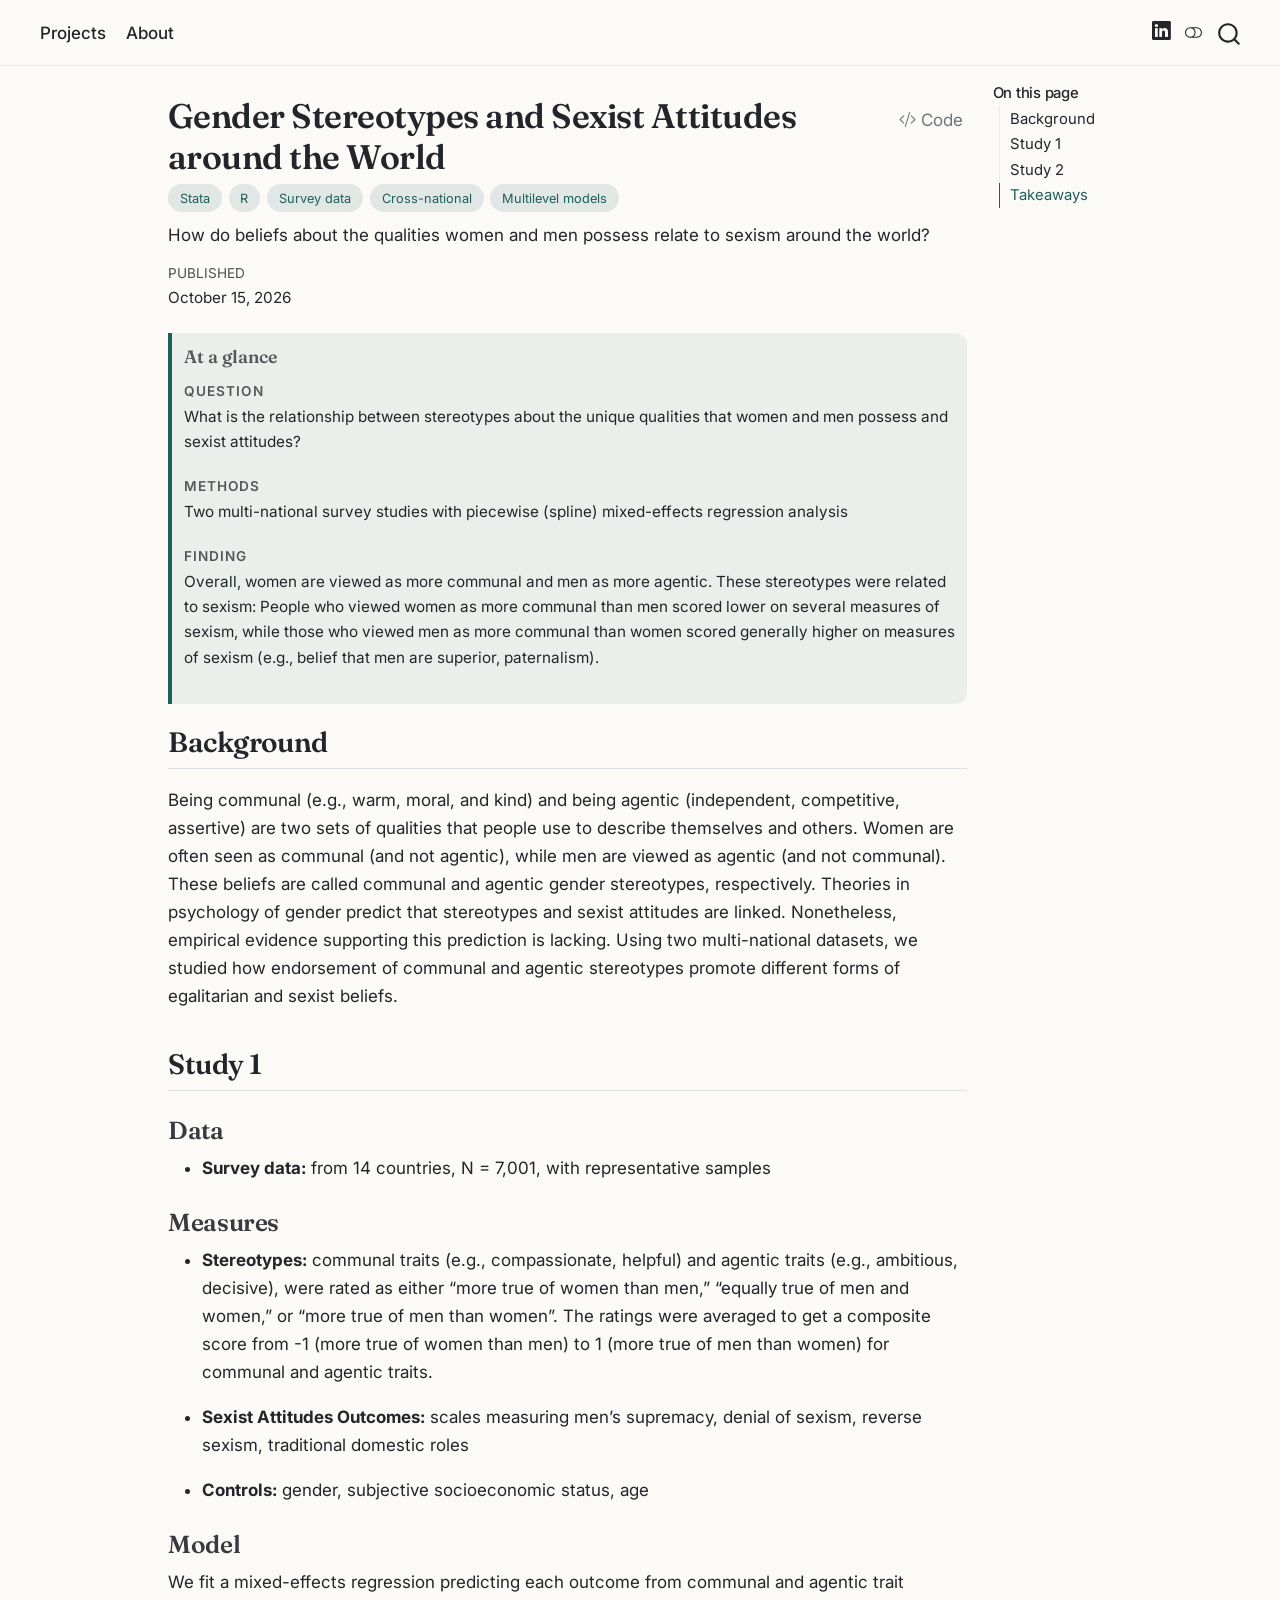
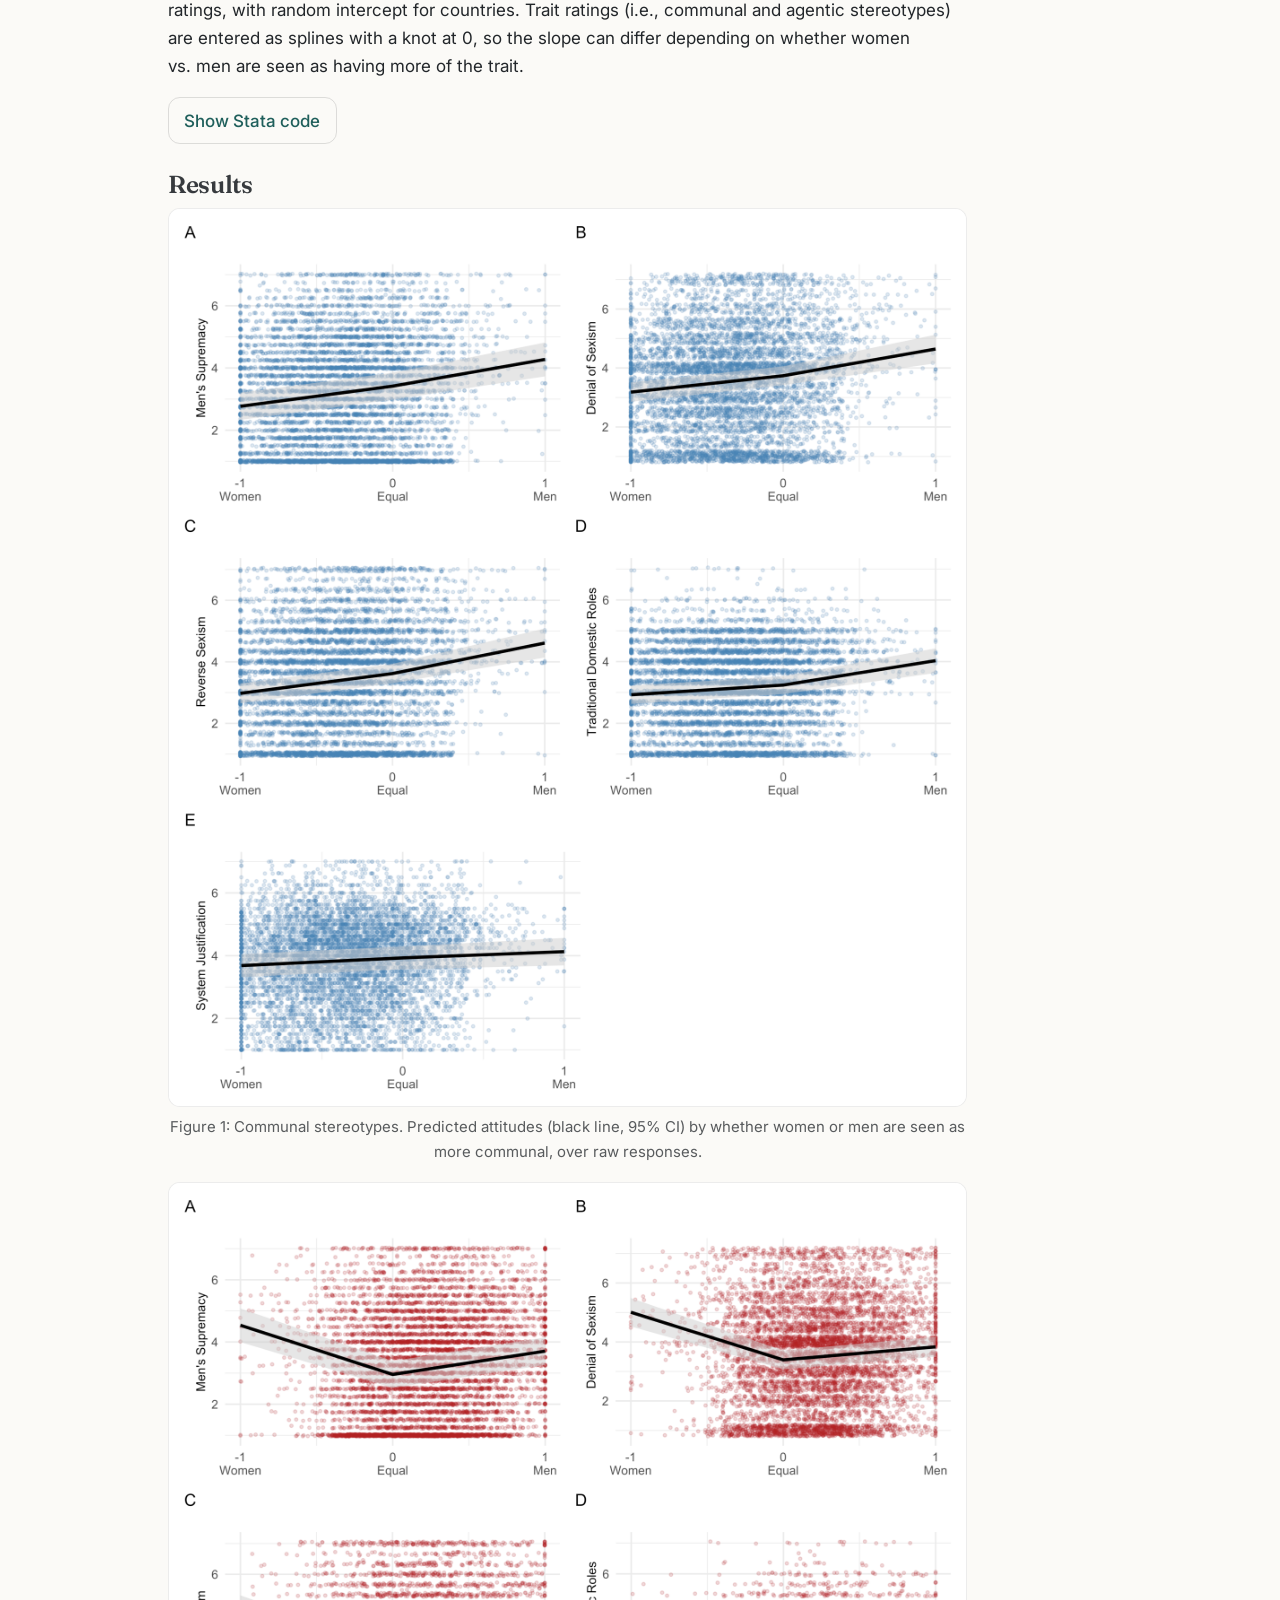
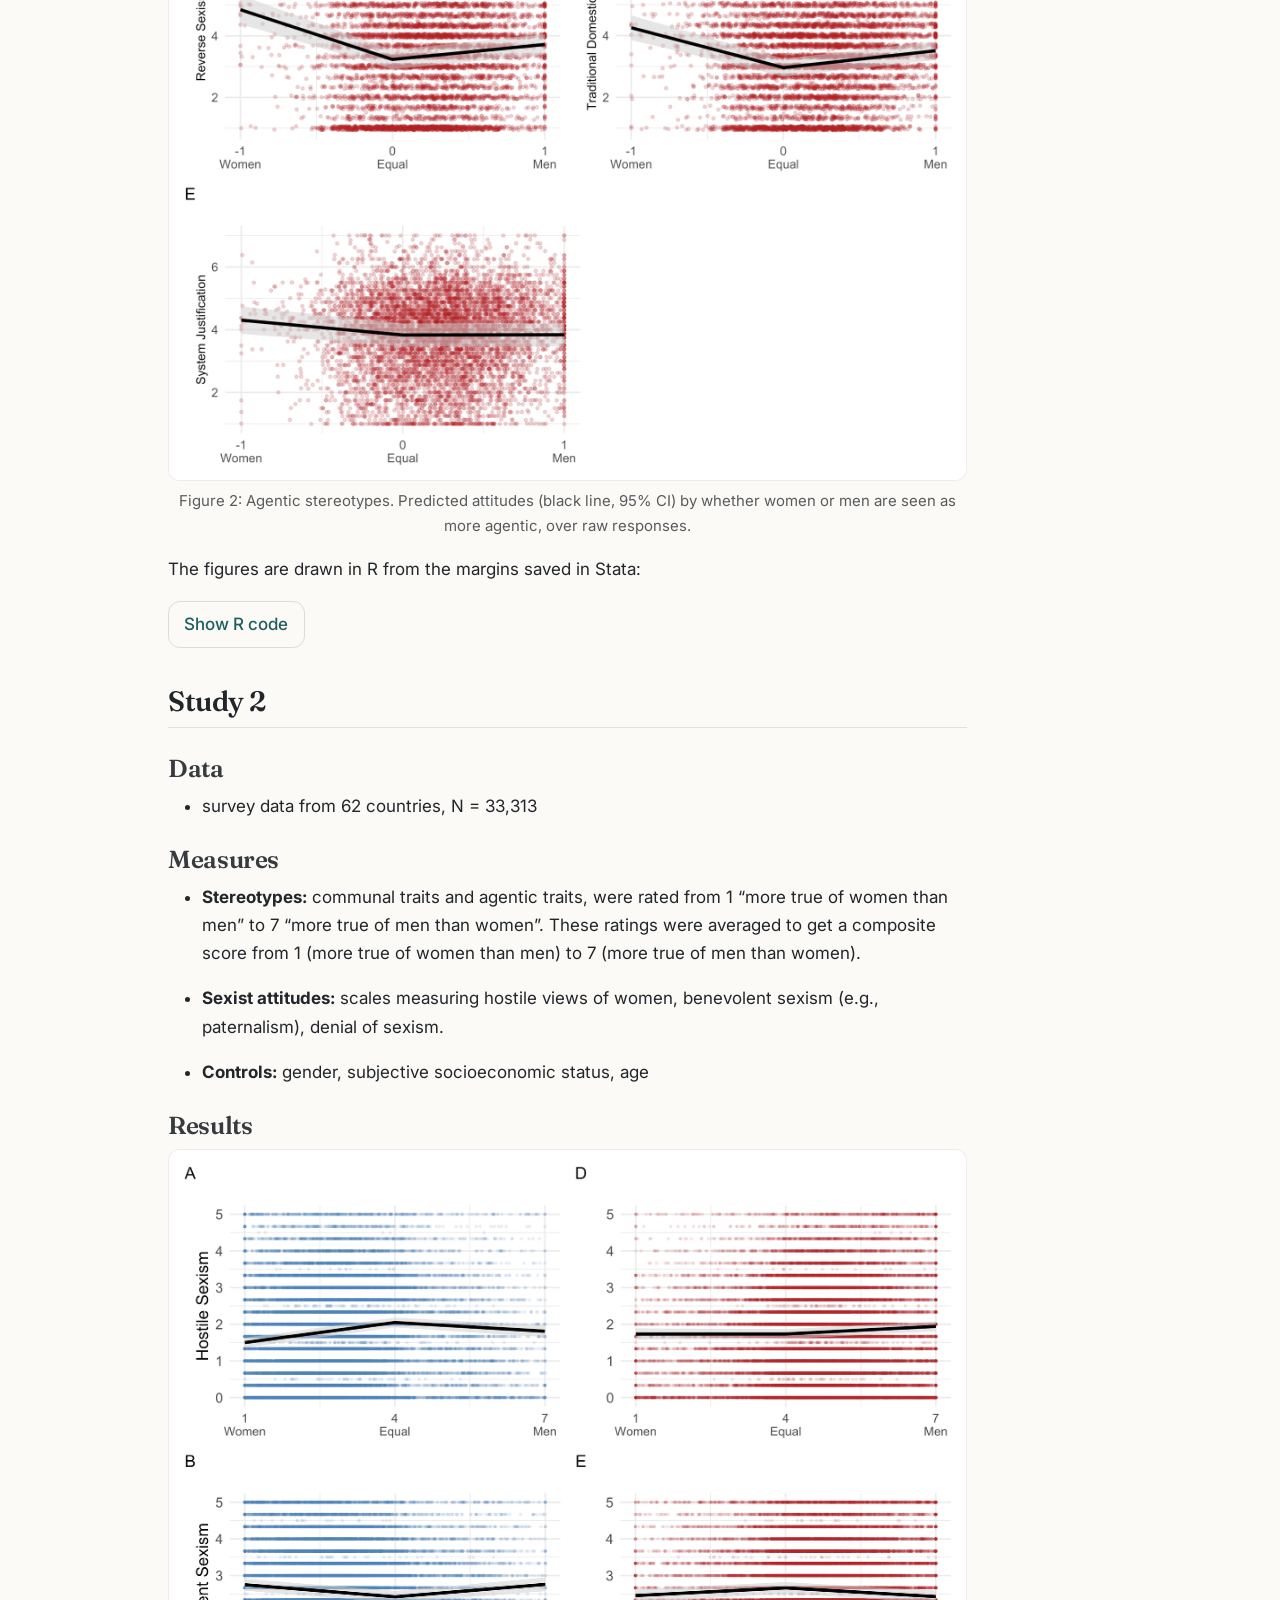
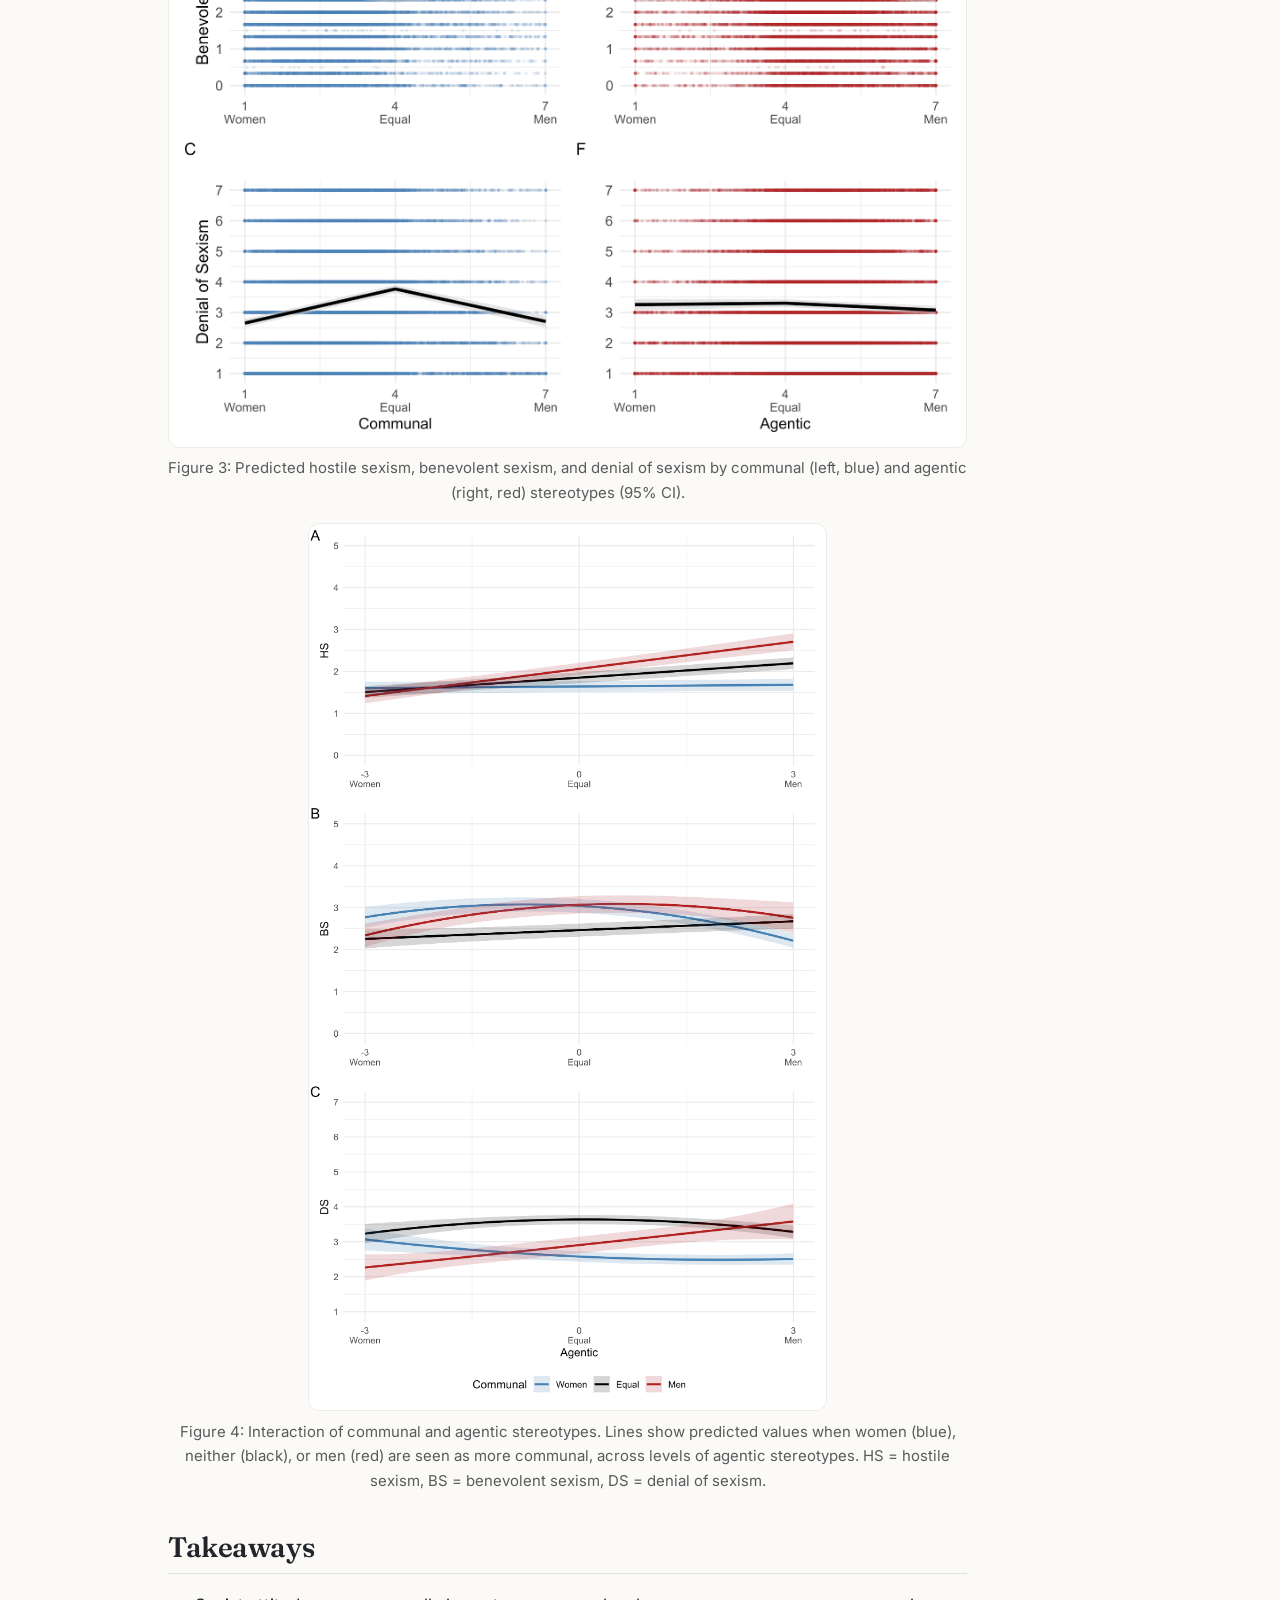
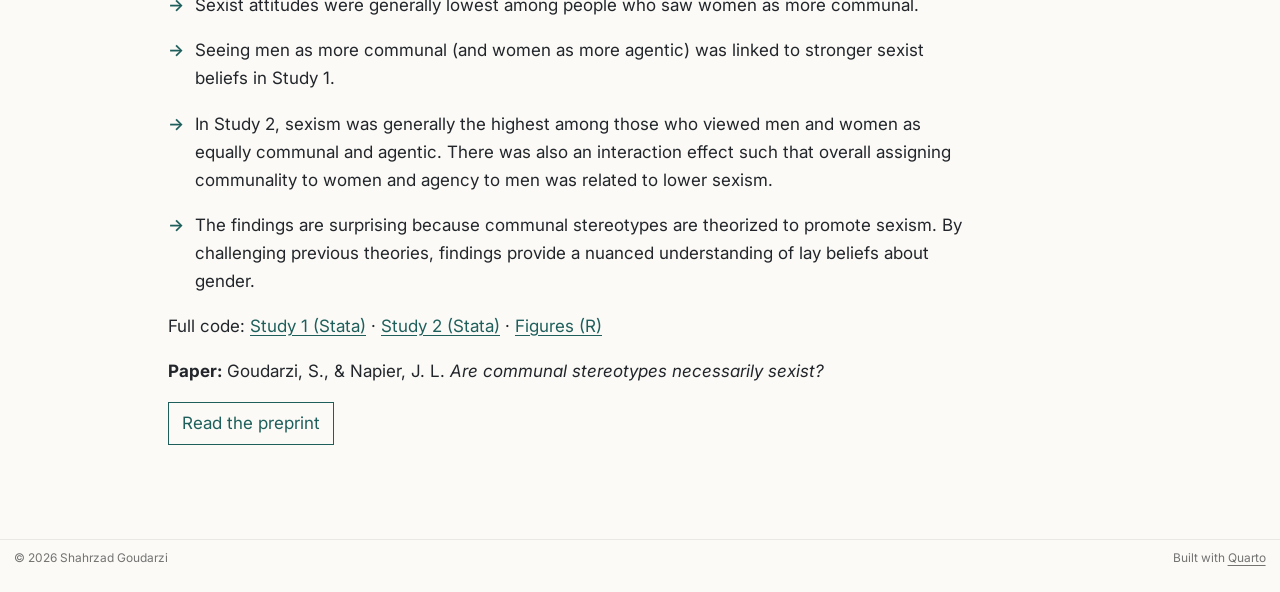
<file: docs/projects/gender-stereotypes/index.html>
<!DOCTYPE html>
<html xmlns="http://www.w3.org/1999/xhtml" lang="en" xml:lang="en"><head>

<meta charset="utf-8">
<meta name="generator" content="quarto-1.8.25">

<meta name="viewport" content="width=device-width, initial-scale=1.0, user-scalable=yes">

<meta name="dcterms.date" content="2026-10-15">
<meta name="description" content="How do beliefs about the qualities women and men possess relate to sexism around the world?">

<title>Gender Stereotypes and Sexist Attitudes around the World – Research Portfolio</title>
<style>
code{white-space: pre-wrap;}
span.smallcaps{font-variant: small-caps;}
div.columns{display: flex; gap: min(4vw, 1.5em);}
div.column{flex: auto; overflow-x: auto;}
div.hanging-indent{margin-left: 1.5em; text-indent: -1.5em;}
ul.task-list{list-style: none;}
ul.task-list li input[type="checkbox"] {
  width: 0.8em;
  margin: 0 0.8em 0.2em -1em; /* quarto-specific, see https://github.com/quarto-dev/quarto-cli/issues/4556 */ 
  vertical-align: middle;
}
/* CSS for syntax highlighting */
html { -webkit-text-size-adjust: 100%; }
pre > code.sourceCode { white-space: pre; position: relative; }
pre > code.sourceCode > span { display: inline-block; line-height: 1.25; }
pre > code.sourceCode > span:empty { height: 1.2em; }
.sourceCode { overflow: visible; }
code.sourceCode > span { color: inherit; text-decoration: inherit; }
div.sourceCode { margin: 1em 0; }
pre.sourceCode { margin: 0; }
@media screen {
div.sourceCode { overflow: auto; }
}
@media print {
pre > code.sourceCode { white-space: pre-wrap; }
pre > code.sourceCode > span { text-indent: -5em; padding-left: 5em; }
}
pre.numberSource code
  { counter-reset: source-line 0; }
pre.numberSource code > span
  { position: relative; left: -4em; counter-increment: source-line; }
pre.numberSource code > span > a:first-child::before
  { content: counter(source-line);
    position: relative; left: -1em; text-align: right; vertical-align: baseline;
    border: none; display: inline-block;
    -webkit-touch-callout: none; -webkit-user-select: none;
    -khtml-user-select: none; -moz-user-select: none;
    -ms-user-select: none; user-select: none;
    padding: 0 4px; width: 4em;
  }
pre.numberSource { margin-left: 3em;  padding-left: 4px; }
div.sourceCode
  {   }
@media screen {
pre > code.sourceCode > span > a:first-child::before { text-decoration: underline; }
}
</style>


<script src="../../site_libs/quarto-nav/quarto-nav.js"></script>
<script src="../../site_libs/quarto-nav/headroom.min.js"></script>
<script src="../../site_libs/clipboard/clipboard.min.js"></script>
<script src="../../site_libs/quarto-search/autocomplete.umd.js"></script>
<script src="../../site_libs/quarto-search/fuse.min.js"></script>
<script src="../../site_libs/quarto-search/quarto-search.js"></script>
<meta name="quarto:offset" content="../../">
<script src="../../site_libs/quarto-html/quarto.js" type="module"></script>
<script src="../../site_libs/quarto-html/tabsets/tabsets.js" type="module"></script>
<script src="../../site_libs/quarto-html/axe/axe-check.js" type="module"></script>
<script src="../../site_libs/quarto-html/popper.min.js"></script>
<script src="../../site_libs/quarto-html/tippy.umd.min.js"></script>
<script src="../../site_libs/quarto-html/anchor.min.js"></script>
<link href="../../site_libs/quarto-html/tippy.css" rel="stylesheet">
<link href="../../site_libs/quarto-html/quarto-syntax-highlighting-72795f01abb34d8e57a7d9c1c9f85104.css" rel="stylesheet" class="quarto-color-scheme" id="quarto-text-highlighting-styles">
<link href="../../site_libs/quarto-html/quarto-syntax-highlighting-dark-03a037434055b3cd4d751b45345d81f0.css" rel="stylesheet" class="quarto-color-scheme quarto-color-alternate" id="quarto-text-highlighting-styles">
<link href="../../site_libs/quarto-html/quarto-syntax-highlighting-72795f01abb34d8e57a7d9c1c9f85104.css" rel="stylesheet" class="quarto-color-scheme-extra" id="quarto-text-highlighting-styles">
<script src="../../site_libs/bootstrap/bootstrap.min.js"></script>
<link href="../../site_libs/bootstrap/bootstrap-icons.css" rel="stylesheet">
<link href="../../site_libs/bootstrap/bootstrap-1d39b10112cfff2b738a80f791bb6cfe.min.css" rel="stylesheet" append-hash="true" class="quarto-color-scheme" id="quarto-bootstrap" data-mode="light">
<link href="../../site_libs/bootstrap/bootstrap-dark-f3c2b58b19bad317ebb081ee0ac6d51e.min.css" rel="stylesheet" append-hash="true" class="quarto-color-scheme quarto-color-alternate" id="quarto-bootstrap" data-mode="dark">
<link href="../../site_libs/bootstrap/bootstrap-1d39b10112cfff2b738a80f791bb6cfe.min.css" rel="stylesheet" append-hash="true" class="quarto-color-scheme-extra" id="quarto-bootstrap" data-mode="light">
<script id="quarto-search-options" type="application/json">{
  "location": "navbar",
  "copy-button": false,
  "collapse-after": 3,
  "panel-placement": "end",
  "type": "overlay",
  "limit": 50,
  "keyboard-shortcut": [
    "f",
    "/",
    "s"
  ],
  "show-item-context": false,
  "language": {
    "search-no-results-text": "No results",
    "search-matching-documents-text": "matching documents",
    "search-copy-link-title": "Copy link to search",
    "search-hide-matches-text": "Hide additional matches",
    "search-more-match-text": "more match in this document",
    "search-more-matches-text": "more matches in this document",
    "search-clear-button-title": "Clear",
    "search-text-placeholder": "",
    "search-detached-cancel-button-title": "Cancel",
    "search-submit-button-title": "Submit",
    "search-label": "Search"
  }
}</script>


<link rel="stylesheet" href="../../styles.css">
</head>

<body class="nav-fixed quarto-light"><script id="quarto-html-before-body" type="application/javascript">
    const toggleBodyColorMode = (bsSheetEl) => {
      const mode = bsSheetEl.getAttribute("data-mode");
      const bodyEl = window.document.querySelector("body");
      if (mode === "dark") {
        bodyEl.classList.add("quarto-dark");
        bodyEl.classList.remove("quarto-light");
      } else {
        bodyEl.classList.add("quarto-light");
        bodyEl.classList.remove("quarto-dark");
      }
    }
    const toggleBodyColorPrimary = () => {
      const bsSheetEl = window.document.querySelector("link#quarto-bootstrap:not([rel=disabled-stylesheet])");
      if (bsSheetEl) {
        toggleBodyColorMode(bsSheetEl);
      }
    }
    const setColorSchemeToggle = (alternate) => {
      const toggles = window.document.querySelectorAll('.quarto-color-scheme-toggle');
      for (let i=0; i < toggles.length; i++) {
        const toggle = toggles[i];
        if (toggle) {
          if (alternate) {
            toggle.classList.add("alternate");
          } else {
            toggle.classList.remove("alternate");
          }
        }
      }
    };
    const toggleColorMode = (alternate) => {
      // Switch the stylesheets
      const primaryStylesheets = window.document.querySelectorAll('link.quarto-color-scheme:not(.quarto-color-alternate)');
      const alternateStylesheets = window.document.querySelectorAll('link.quarto-color-scheme.quarto-color-alternate');
      manageTransitions('#quarto-margin-sidebar .nav-link', false);
      if (alternate) {
        // note: dark is layered on light, we don't disable primary!
        enableStylesheet(alternateStylesheets);
        for (const sheetNode of alternateStylesheets) {
          if (sheetNode.id === "quarto-bootstrap") {
            toggleBodyColorMode(sheetNode);
          }
        }
      } else {
        disableStylesheet(alternateStylesheets);
        enableStylesheet(primaryStylesheets)
        toggleBodyColorPrimary();
      }
      manageTransitions('#quarto-margin-sidebar .nav-link', true);
      // Switch the toggles
      setColorSchemeToggle(alternate)
      // Hack to workaround the fact that safari doesn't
      // properly recolor the scrollbar when toggling (#1455)
      if (navigator.userAgent.indexOf('Safari') > 0 && navigator.userAgent.indexOf('Chrome') == -1) {
        manageTransitions("body", false);
        window.scrollTo(0, 1);
        setTimeout(() => {
          window.scrollTo(0, 0);
          manageTransitions("body", true);
        }, 40);
      }
    }
    const disableStylesheet = (stylesheets) => {
      for (let i=0; i < stylesheets.length; i++) {
        const stylesheet = stylesheets[i];
        stylesheet.rel = 'disabled-stylesheet';
      }
    }
    const enableStylesheet = (stylesheets) => {
      for (let i=0; i < stylesheets.length; i++) {
        const stylesheet = stylesheets[i];
        if(stylesheet.rel !== 'stylesheet') { // for Chrome, which will still FOUC without this check
          stylesheet.rel = 'stylesheet';
        }
      }
    }
    const manageTransitions = (selector, allowTransitions) => {
      const els = window.document.querySelectorAll(selector);
      for (let i=0; i < els.length; i++) {
        const el = els[i];
        if (allowTransitions) {
          el.classList.remove('notransition');
        } else {
          el.classList.add('notransition');
        }
      }
    }
    const isFileUrl = () => {
      return window.location.protocol === 'file:';
    }
    const hasAlternateSentinel = () => {
      let styleSentinel = getColorSchemeSentinel();
      if (styleSentinel !== null) {
        return styleSentinel === "alternate";
      } else {
        return false;
      }
    }
    const setStyleSentinel = (alternate) => {
      const value = alternate ? "alternate" : "default";
      if (!isFileUrl()) {
        window.localStorage.setItem("quarto-color-scheme", value);
      } else {
        localAlternateSentinel = value;
      }
    }
    const getColorSchemeSentinel = () => {
      if (!isFileUrl()) {
        const storageValue = window.localStorage.getItem("quarto-color-scheme");
        return storageValue != null ? storageValue : localAlternateSentinel;
      } else {
        return localAlternateSentinel;
      }
    }
    const toggleGiscusIfUsed = (isAlternate, darkModeDefault) => {
      const baseTheme = document.querySelector('#giscus-base-theme')?.value ?? 'light';
      const alternateTheme = document.querySelector('#giscus-alt-theme')?.value ?? 'dark';
      let newTheme = '';
      if(authorPrefersDark) {
        newTheme = isAlternate ? baseTheme : alternateTheme;
      } else {
        newTheme = isAlternate ? alternateTheme : baseTheme;
      }
      const changeGiscusTheme = () => {
        // From: https://github.com/giscus/giscus/issues/336
        const sendMessage = (message) => {
          const iframe = document.querySelector('iframe.giscus-frame');
          if (!iframe) return;
          iframe.contentWindow.postMessage({ giscus: message }, 'https://giscus.app');
        }
        sendMessage({
          setConfig: {
            theme: newTheme
          }
        });
      }
      const isGiscussLoaded = window.document.querySelector('iframe.giscus-frame') !== null;
      if (isGiscussLoaded) {
        changeGiscusTheme();
      }
    };
    const authorPrefersDark = false;
    const darkModeDefault = authorPrefersDark;
      document.querySelector('link#quarto-text-highlighting-styles.quarto-color-scheme-extra').rel = 'disabled-stylesheet';
      document.querySelector('link#quarto-bootstrap.quarto-color-scheme-extra').rel = 'disabled-stylesheet';
    let localAlternateSentinel = darkModeDefault ? 'alternate' : 'default';
    // Dark / light mode switch
    window.quartoToggleColorScheme = () => {
      // Read the current dark / light value
      let toAlternate = !hasAlternateSentinel();
      toggleColorMode(toAlternate);
      setStyleSentinel(toAlternate);
      toggleGiscusIfUsed(toAlternate, darkModeDefault);
      window.dispatchEvent(new Event('resize'));
    };
    // Switch to dark mode if need be
    if (hasAlternateSentinel()) {
      toggleColorMode(true);
    } else {
      toggleColorMode(false);
    }
  </script>

<div id="quarto-search-results"></div>
  <header id="quarto-header" class="headroom fixed-top">
    <nav class="navbar navbar-expand-lg " data-bs-theme="dark">
      <div class="navbar-container container-fluid">
      <div class="navbar-brand-container mx-auto">
    <a href="../../index.html" class="navbar-brand navbar-brand-logo">
    </a>
    <a class="navbar-brand" href="../../index.html">
    <span class="navbar-title">Research Portfolio</span>
    </a>
  </div>
            <div id="quarto-search" class="" title="Search"></div>
          <button class="navbar-toggler" type="button" data-bs-toggle="collapse" data-bs-target="#navbarCollapse" aria-controls="navbarCollapse" role="menu" aria-expanded="false" aria-label="Toggle navigation" onclick="if (window.quartoToggleHeadroom) { window.quartoToggleHeadroom(); }">
  <span class="navbar-toggler-icon"></span>
</button>
          <div class="collapse navbar-collapse" id="navbarCollapse">
            <ul class="navbar-nav navbar-nav-scroll me-auto">
  <li class="nav-item">
    <a class="nav-link" href="../../index.html"> 
<span class="menu-text">Projects</span></a>
  </li>  
  <li class="nav-item">
    <a class="nav-link" href="../../about.html"> 
<span class="menu-text">About</span></a>
  </li>  
</ul>
            <ul class="navbar-nav navbar-nav-scroll ms-auto">
  <li class="nav-item compact">
    <a class="nav-link" href="https://www.linkedin.com/in/shahrzad-goudarzi-900b2392"> <i class="bi bi-linkedin" role="img">
</i> 
<span class="menu-text"></span></a>
  </li>  
</ul>
          </div> <!-- /navcollapse -->
            <div class="quarto-navbar-tools">
  <a href="" class="quarto-color-scheme-toggle quarto-navigation-tool  px-1" onclick="window.quartoToggleColorScheme(); return false;" title="Toggle dark mode"><i class="bi"></i></a>
</div>
      </div> <!-- /container-fluid -->
    </nav>
</header>
<!-- content -->
<div id="quarto-content" class="quarto-container page-columns page-rows-contents page-layout-article page-navbar">
<!-- sidebar -->
<!-- margin-sidebar -->
    <div id="quarto-margin-sidebar" class="sidebar margin-sidebar">
        <nav id="TOC" role="doc-toc" class="toc-active">
    <h2 id="toc-title">On this page</h2>
   
  <ul>
  <li><a href="#background" id="toc-background" class="nav-link active" data-scroll-target="#background">Background</a></li>
  <li><a href="#study-1" id="toc-study-1" class="nav-link" data-scroll-target="#study-1">Study 1</a>
  <ul class="collapse">
  <li><a href="#data" id="toc-data" class="nav-link" data-scroll-target="#data">Data</a></li>
  <li><a href="#measures" id="toc-measures" class="nav-link" data-scroll-target="#measures">Measures</a></li>
  <li><a href="#model" id="toc-model" class="nav-link" data-scroll-target="#model">Model</a></li>
  <li><a href="#results" id="toc-results" class="nav-link" data-scroll-target="#results">Results</a></li>
  </ul></li>
  <li><a href="#study-2" id="toc-study-2" class="nav-link" data-scroll-target="#study-2">Study 2</a>
  <ul class="collapse">
  <li><a href="#data-1" id="toc-data-1" class="nav-link" data-scroll-target="#data-1">Data</a></li>
  <li><a href="#measures-1" id="toc-measures-1" class="nav-link" data-scroll-target="#measures-1">Measures</a></li>
  <li><a href="#results-1" id="toc-results-1" class="nav-link" data-scroll-target="#results-1">Results</a></li>
  </ul></li>
  <li><a href="#takeaways" id="toc-takeaways" class="nav-link" data-scroll-target="#takeaways">Takeaways</a></li>
  </ul>
</nav>
    </div>
<!-- main -->
<main class="content" id="quarto-document-content">


<header id="title-block-header" class="quarto-title-block default">
<div class="quarto-title">
<div class="quarto-title-block"><div><h1 class="title">Gender Stereotypes and Sexist Attitudes around the World</h1><button type="button" class="btn code-tools-button" id="quarto-code-tools-source"><i class="bi"></i> Code</button></div></div>
  <div class="quarto-categories">
    <div class="quarto-category">Stata</div>
    <div class="quarto-category">R</div>
    <div class="quarto-category">Survey data</div>
    <div class="quarto-category">Cross-national</div>
    <div class="quarto-category">Multilevel models</div>
  </div>
  </div>

<div>
  <div class="description">
    How do beliefs about the qualities women and men possess relate to sexism around the world?
  </div>
</div>


<div class="quarto-title-meta">

    
    <div>
    <div class="quarto-title-meta-heading">Published</div>
    <div class="quarto-title-meta-contents">
      <p class="date">October 15, 2026</p>
    </div>
  </div>
  
    
  </div>
  


</header>


<div class="summary callout callout-style-simple callout-note no-icon callout-titled">
<div class="callout-header d-flex align-content-center">
<div class="callout-icon-container">
<i class="callout-icon no-icon"></i>
</div>
<div class="callout-title-container flex-fill">
<span class="screen-reader-only">Note</span>At a glance
</div>
</div>
<div class="callout-body-container callout-body">
<div class="summary-grid">
<dl>
<dt>Question</dt>
<dd>
<p>What is the relationship between stereotypes about the unique qualities that women and men possess and sexist attitudes?</p>
</dd>
<dt>Methods</dt>
<dd>
<p>Two multi-national survey studies with piecewise (spline) mixed-effects regression analysis</p>
</dd>
<dt>Finding</dt>
<dd>
<p>Overall, women are viewed as more communal and men as more agentic. These stereotypes were related to sexism: People who viewed women as more communal than men scored lower on several measures of sexism, while those who viewed men as more communal than women scored generally higher on measures of sexism (e.g., belief that men are superior, paternalism).</p>
</dd>
</dl>
</div>
</div>
</div>
<section id="background" class="level2">
<h2 class="anchored" data-anchor-id="background">Background</h2>
<p>Being communal (e.g., warm, moral, and kind) and being agentic (independent, competitive, assertive) are two sets of qualities that people use to describe themselves and others. Women are often seen as communal (and not agentic), while men are viewed as agentic (and not communal). These beliefs are called communal and agentic gender stereotypes, respectively. Theories in psychology of gender predict that stereotypes and sexist attitudes are linked. Nonetheless, empirical evidence supporting this prediction is lacking. Using two multi-national datasets, we studied how endorsement of communal and agentic stereotypes promote different forms of egalitarian and sexist beliefs.</p>
</section>
<section id="study-1" class="level2">
<h2 class="anchored" data-anchor-id="study-1">Study 1</h2>
<section id="data" class="level3">
<h3 class="anchored" data-anchor-id="data">Data</h3>
<ul>
<li><strong>Survey data:</strong> from 14 countries, N = 7,001, with representative samples</li>
</ul>
</section>
<section id="measures" class="level3">
<h3 class="anchored" data-anchor-id="measures">Measures</h3>
<ul>
<li><p><strong>Stereotypes:</strong> communal traits (e.g., compassionate, helpful) and agentic traits (e.g., ambitious, decisive), were rated as either “more true of women than men,” “equally true of men and women,” or “more true of men than women”. The ratings were averaged to get a composite score from -1 (more true of women than men) to 1 (more true of men than women) for communal and agentic traits.</p></li>
<li><p><strong>Sexist Attitudes Outcomes:</strong> scales measuring men’s supremacy, denial of sexism, reverse sexism, traditional domestic roles</p></li>
<li><p><strong>Controls:</strong> gender, subjective socioeconomic status, age</p></li>
</ul>
</section>
<section id="model" class="level3">
<h3 class="anchored" data-anchor-id="model">Model</h3>
<p>We fit a mixed-effects regression predicting each outcome from communal and agentic trait ratings, with random intercept for countries. Trait ratings (i.e., communal and agentic stereotypes) are entered as splines with a knot at 0, so the slope can differ depending on whether women vs.&nbsp;men are seen as having more of the trait.</p>
<details class="code-details">
<summary>
Show Stata code
</summary>
<div class="code-copy-outer-scaffold"><div class="sourceCode" id="cb1"><pre class="sourceCode stata code-with-copy"><code class="sourceCode stata"><span id="cb1-1"><a href="#cb1-1" aria-hidden="true" tabindex="-1"></a>* Splines with a knot <span class="fu">at</span> <span class="st">"equal"</span> (0)</span>
<span id="cb1-2"><a href="#cb1-2" aria-hidden="true" tabindex="-1"></a><span class="kw">mkspline</span> s1_communal 0 s2_communal = communal</span>
<span id="cb1-3"><a href="#cb1-3" aria-hidden="true" tabindex="-1"></a><span class="kw">mkspline</span> s1_agentic  0 s2_agentic  = agentic</span>
<span id="cb1-4"><a href="#cb1-4" aria-hidden="true" tabindex="-1"></a></span>
<span id="cb1-5"><a href="#cb1-5" aria-hidden="true" tabindex="-1"></a>* Example outcome: men's supremacy</span>
<span id="cb1-6"><a href="#cb1-6" aria-hidden="true" tabindex="-1"></a>mixed oldf_atw s1_communal s2_communal s1_agentic s2_agentic <span class="co">///</span></span>
<span id="cb1-7"><a href="#cb1-7" aria-hidden="true" tabindex="-1"></a>      female c_ses10 c_age || country:, <span class="kw">reml</span> dfmethod(kroger)</span>
<span id="cb1-8"><a href="#cb1-8" aria-hidden="true" tabindex="-1"></a></span>
<span id="cb1-9"><a href="#cb1-9" aria-hidden="true" tabindex="-1"></a>* Predicted <span class="kw">values</span> <span class="fu">at</span> women <span class="kw">more</span> (-1), equal (0), men <span class="kw">more</span> (1)</span>
<span id="cb1-10"><a href="#cb1-10" aria-hidden="true" tabindex="-1"></a>margins, <span class="fu">at</span>(s1_communal=-1 s2_communal=0) <span class="co">///</span></span>
<span id="cb1-11"><a href="#cb1-11" aria-hidden="true" tabindex="-1"></a>         <span class="fu">at</span>(s1_communal=0  s2_communal=0) <span class="co">///</span></span>
<span id="cb1-12"><a href="#cb1-12" aria-hidden="true" tabindex="-1"></a>         <span class="fu">at</span>(s1_communal=0  s2_communal=1) <span class="kw">saving</span>(s1_margins_ms_com, <span class="kw">replace</span>)</span>
<span id="cb1-13"><a href="#cb1-13" aria-hidden="true" tabindex="-1"></a></span>
<span id="cb1-14"><a href="#cb1-14" aria-hidden="true" tabindex="-1"></a>margins, <span class="fu">at</span>(s1_agentic=-1 s2_agentic=0) <span class="co">///</span></span>
<span id="cb1-15"><a href="#cb1-15" aria-hidden="true" tabindex="-1"></a>         <span class="fu">at</span>(s1_agentic=0  s2_agentic=0) <span class="co">///</span></span>
<span id="cb1-16"><a href="#cb1-16" aria-hidden="true" tabindex="-1"></a>         <span class="fu">at</span>(s1_agentic=0  s2_agentic=1) <span class="kw">saving</span>(s1_margins_ms_agent, <span class="kw">replace</span>)</span></code></pre></div><button title="Copy to Clipboard" class="code-copy-button"><i class="bi"></i></button></div>
<p>The same model is fit for each of the outcomes.</p>
</details>
</section>
<section id="results" class="level3">
<h3 class="anchored" data-anchor-id="results">Results</h3>
<div id="fig-s1-com" class="quarto-float quarto-figure quarto-figure-center anchored">
<figure class="quarto-float quarto-float-fig figure">
<div aria-describedby="fig-s1-com-caption-0ceaefa1-69ba-4598-a22c-09a6ac19f8ca">
<img src="study1-communal.png" class="img-fluid figure-img">
</div>
<figcaption class="quarto-float-caption-bottom quarto-float-caption quarto-float-fig" id="fig-s1-com-caption-0ceaefa1-69ba-4598-a22c-09a6ac19f8ca">
Figure&nbsp;1: Communal stereotypes. Predicted attitudes (black line, 95% CI) by whether women or men are seen as more communal, over raw responses.
</figcaption>
</figure>
</div>
<div id="fig-s1-agent" class="quarto-float quarto-figure quarto-figure-center anchored">
<figure class="quarto-float quarto-float-fig figure">
<div aria-describedby="fig-s1-agent-caption-0ceaefa1-69ba-4598-a22c-09a6ac19f8ca">
<img src="study1-agentic.png" class="img-fluid figure-img">
</div>
<figcaption class="quarto-float-caption-bottom quarto-float-caption quarto-float-fig" id="fig-s1-agent-caption-0ceaefa1-69ba-4598-a22c-09a6ac19f8ca">
Figure&nbsp;2: Agentic stereotypes. Predicted attitudes (black line, 95% CI) by whether women or men are seen as more agentic, over raw responses.
</figcaption>
</figure>
</div>
<p>The figures are drawn in R from the margins saved in Stata:</p>
<details class="code-details">
<summary>
Show R code
</summary>
<div class="code-copy-outer-scaffold"><div class="sourceCode" id="cb2"><pre class="sourceCode r code-with-copy"><code class="sourceCode r"><span id="cb2-1"><a href="#cb2-1" aria-hidden="true" tabindex="-1"></a><span class="fu">library</span>(tidyverse)</span>
<span id="cb2-2"><a href="#cb2-2" aria-hidden="true" tabindex="-1"></a><span class="fu">library</span>(haven)</span>
<span id="cb2-3"><a href="#cb2-3" aria-hidden="true" tabindex="-1"></a><span class="fu">library</span>(patchwork)</span>
<span id="cb2-4"><a href="#cb2-4" aria-hidden="true" tabindex="-1"></a></span>
<span id="cb2-5"><a href="#cb2-5" aria-hidden="true" tabindex="-1"></a>df <span class="ot">&lt;-</span> <span class="fu">read_dta</span>(<span class="st">"data1.dta"</span>)</span>
<span id="cb2-6"><a href="#cb2-6" aria-hidden="true" tabindex="-1"></a>x_labels <span class="ot">&lt;-</span> <span class="fu">c</span>(<span class="st">"-1"</span> <span class="ot">=</span> <span class="st">"-1</span><span class="sc">\n</span><span class="st">Women"</span>, <span class="st">"0"</span> <span class="ot">=</span> <span class="st">"0</span><span class="sc">\n</span><span class="st">Equal"</span>, <span class="st">"1"</span> <span class="ot">=</span> <span class="st">"1</span><span class="sc">\n</span><span class="st">Men"</span>)</span>
<span id="cb2-7"><a href="#cb2-7" aria-hidden="true" tabindex="-1"></a></span>
<span id="cb2-8"><a href="#cb2-8" aria-hidden="true" tabindex="-1"></a><span class="co"># Jitter raw points to avoid overplotting</span></span>
<span id="cb2-9"><a href="#cb2-9" aria-hidden="true" tabindex="-1"></a>df<span class="sc">$</span>communal_jitter <span class="ot">&lt;-</span> <span class="fu">pmin</span>(<span class="fu">pmax</span>(df<span class="sc">$</span>communal <span class="sc">+</span> <span class="fu">runif</span>(<span class="fu">nrow</span>(df), <span class="sc">-</span><span class="fl">0.4</span>, <span class="fl">0.4</span>), <span class="sc">-</span><span class="dv">1</span>), <span class="dv">1</span>)</span>
<span id="cb2-10"><a href="#cb2-10" aria-hidden="true" tabindex="-1"></a></span>
<span id="cb2-11"><a href="#cb2-11" aria-hidden="true" tabindex="-1"></a><span class="co"># Predicted margins saved by Stata</span></span>
<span id="cb2-12"><a href="#cb2-12" aria-hidden="true" tabindex="-1"></a>df1 <span class="ot">&lt;-</span> <span class="fu">read_dta</span>(<span class="st">"s1_margins_ms_com.dta"</span>) <span class="sc">%&gt;%</span> <span class="fu">mutate</span>(<span class="at">communal =</span> <span class="fu">c</span>(<span class="sc">-</span><span class="dv">1</span>, <span class="dv">0</span>, <span class="dv">1</span>))</span>
<span id="cb2-13"><a href="#cb2-13" aria-hidden="true" tabindex="-1"></a></span>
<span id="cb2-14"><a href="#cb2-14" aria-hidden="true" tabindex="-1"></a>ms_com <span class="ot">&lt;-</span> <span class="fu">ggplot</span>(df1, <span class="fu">aes</span>(<span class="at">x =</span> communal, <span class="at">y =</span> <span class="st">`</span><span class="at">_margin</span><span class="st">`</span>)) <span class="sc">+</span></span>
<span id="cb2-15"><a href="#cb2-15" aria-hidden="true" tabindex="-1"></a>  <span class="fu">geom_jitter</span>(<span class="at">data =</span> df, <span class="fu">aes</span>(<span class="at">x =</span> communal_jitter, <span class="at">y =</span> oldf_atw),</span>
<span id="cb2-16"><a href="#cb2-16" aria-hidden="true" tabindex="-1"></a>              <span class="at">alpha =</span> <span class="fl">0.2</span>, <span class="at">size =</span> .<span class="dv">8</span>, <span class="at">color =</span> <span class="st">"steelblue"</span>) <span class="sc">+</span></span>
<span id="cb2-17"><a href="#cb2-17" aria-hidden="true" tabindex="-1"></a>  <span class="fu">geom_ribbon</span>(<span class="fu">aes</span>(<span class="at">ymin =</span> <span class="st">`</span><span class="at">_ci_lb</span><span class="st">`</span>, <span class="at">ymax =</span> <span class="st">`</span><span class="at">_ci_ub</span><span class="st">`</span>), <span class="at">fill =</span> <span class="st">"grey80"</span>, <span class="at">alpha =</span> <span class="fl">0.5</span>) <span class="sc">+</span></span>
<span id="cb2-18"><a href="#cb2-18" aria-hidden="true" tabindex="-1"></a>  <span class="fu">geom_line</span>(<span class="at">color =</span> <span class="st">"black"</span>, <span class="at">linewidth =</span> <span class="fl">1.1</span>) <span class="sc">+</span></span>
<span id="cb2-19"><a href="#cb2-19" aria-hidden="true" tabindex="-1"></a>  <span class="fu">scale_x_continuous</span>(<span class="at">breaks =</span> <span class="fu">c</span>(<span class="sc">-</span><span class="dv">1</span>, <span class="dv">0</span>, <span class="dv">1</span>), <span class="at">labels =</span> x_labels) <span class="sc">+</span></span>
<span id="cb2-20"><a href="#cb2-20" aria-hidden="true" tabindex="-1"></a>  <span class="fu">labs</span>(<span class="at">x =</span> <span class="cn">NULL</span>, <span class="at">y =</span> <span class="st">"Men's Supremacy"</span>) <span class="sc">+</span></span>
<span id="cb2-21"><a href="#cb2-21" aria-hidden="true" tabindex="-1"></a>  <span class="fu">theme_minimal</span>()</span>
<span id="cb2-22"><a href="#cb2-22" aria-hidden="true" tabindex="-1"></a></span>
<span id="cb2-23"><a href="#cb2-23" aria-hidden="true" tabindex="-1"></a><span class="co"># ...repeated for each outcome, then combined with patchwork:</span></span>
<span id="cb2-24"><a href="#cb2-24" aria-hidden="true" tabindex="-1"></a>combined_plot <span class="ot">&lt;-</span> ((ms_com <span class="sc">|</span> ds_com) <span class="sc">/</span> (rs_com <span class="sc">|</span> tgr_com) <span class="sc">/</span> (sj_com <span class="sc">|</span> <span class="fu">plot_spacer</span>())) <span class="sc">+</span></span>
<span id="cb2-25"><a href="#cb2-25" aria-hidden="true" tabindex="-1"></a>  <span class="fu">plot_annotation</span>(<span class="at">tag_levels =</span> <span class="st">"A"</span>)</span></code></pre></div><button title="Copy to Clipboard" class="code-copy-button"><i class="bi"></i></button></div>
</details>
</section>
</section>
<section id="study-2" class="level2">
<h2 class="anchored" data-anchor-id="study-2">Study 2</h2>
<section id="data-1" class="level3">
<h3 class="anchored" data-anchor-id="data-1">Data</h3>
<ul>
<li>survey data from 62 countries, N = 33,313</li>
</ul>
</section>
<section id="measures-1" class="level3">
<h3 class="anchored" data-anchor-id="measures-1">Measures</h3>
<ul>
<li><p><strong>Stereotypes:</strong> communal traits and agentic traits, were rated from 1 “more true of women than men” to 7 “more true of men than women”. These ratings were averaged to get a composite score from 1 (more true of women than men) to 7 (more true of men than women).</p></li>
<li><p><strong>Sexist attitudes:</strong> scales measuring hostile views of women, benevolent sexism (e.g., paternalism), denial of sexism.</p></li>
<li><p><strong>Controls:</strong> gender, subjective socioeconomic status, age</p></li>
</ul>
</section>
<section id="results-1" class="level3">
<h3 class="anchored" data-anchor-id="results-1">Results</h3>
<div id="fig-s2" class="quarto-float quarto-figure quarto-figure-center anchored">
<figure class="quarto-float quarto-float-fig figure">
<div aria-describedby="fig-s2-caption-0ceaefa1-69ba-4598-a22c-09a6ac19f8ca">
<img src="study2-stereotypes.png" class="img-fluid figure-img">
</div>
<figcaption class="quarto-float-caption-bottom quarto-float-caption quarto-float-fig" id="fig-s2-caption-0ceaefa1-69ba-4598-a22c-09a6ac19f8ca">
Figure&nbsp;3: Predicted hostile sexism, benevolent sexism, and denial of sexism by communal (left, blue) and agentic (right, red) stereotypes (95% CI).
</figcaption>
</figure>
</div>
<div id="fig-s2-int" class="quarto-float quarto-figure quarto-figure-center anchored">
<figure class="quarto-float quarto-float-fig figure">
<div aria-describedby="fig-s2-int-caption-0ceaefa1-69ba-4598-a22c-09a6ac19f8ca">
<img src="study2-interaction.png" class="img-fluid figure-img" style="width:65.0%">
</div>
<figcaption class="quarto-float-caption-bottom quarto-float-caption quarto-float-fig" id="fig-s2-int-caption-0ceaefa1-69ba-4598-a22c-09a6ac19f8ca">
Figure&nbsp;4: Interaction of communal and agentic stereotypes. Lines show predicted values when women (blue), neither (black), or men (red) are seen as more communal, across levels of agentic stereotypes. HS = hostile sexism, BS = benevolent sexism, DS = denial of sexism.
</figcaption>
</figure>
</div>
</section>
</section>
<section id="takeaways" class="level2">
<h2 class="anchored" data-anchor-id="takeaways">Takeaways</h2>
<div class="takeaways">
<ul>
<li><p>Sexist attitudes were generally lowest among people who saw women as more communal.</p></li>
<li><p>Seeing men as more communal (and women as more agentic) was linked to stronger sexist beliefs in Study 1.</p></li>
<li><p>In Study 2, sexism was generally the highest among those who viewed men and women as equally communal and agentic. There was also an interaction effect such that overall assigning communality to women and agency to men was related to lower sexism.</p></li>
<li><p>The findings are surprising because communal stereotypes are theorized to promote sexism. By challenging previous theories, findings provide a nuanced understanding of lay beliefs about gender.</p></li>
</ul>
</div>
<p>Full code: <a href="s1_ipsos_analysis code.do">Study 1 (Stata)</a> · <a href="s2_tgh_analysis code.do">Study 2 (Stata)</a> · <a href="figs.R">Figures (R)</a></p>
<p><strong>Paper:</strong> Goudarzi, S., &amp; Napier, J. L. <em>Are communal stereotypes necessarily sexist?</em></p>
<p><a href="https://doi.org/10.31234/osf.io/kv3ry_v1" class="btn btn-outline-primary">Read the preprint</a></p>


<!-- -->

</section>

</main> <!-- /main -->
<script id="quarto-html-after-body" type="application/javascript">
  window.document.addEventListener("DOMContentLoaded", function (event) {
    // Ensure there is a toggle, if there isn't float one in the top right
    if (window.document.querySelector('.quarto-color-scheme-toggle') === null) {
      const a = window.document.createElement('a');
      a.classList.add('top-right');
      a.classList.add('quarto-color-scheme-toggle');
      a.href = "";
      a.onclick = function() { try { window.quartoToggleColorScheme(); } catch {} return false; };
      const i = window.document.createElement("i");
      i.classList.add('bi');
      a.appendChild(i);
      window.document.body.appendChild(a);
    }
    setColorSchemeToggle(hasAlternateSentinel())
    const icon = "";
    const anchorJS = new window.AnchorJS();
    anchorJS.options = {
      placement: 'right',
      icon: icon
    };
    anchorJS.add('.anchored');
    const isCodeAnnotation = (el) => {
      for (const clz of el.classList) {
        if (clz.startsWith('code-annotation-')) {                     
          return true;
        }
      }
      return false;
    }
    const onCopySuccess = function(e) {
      // button target
      const button = e.trigger;
      // don't keep focus
      button.blur();
      // flash "checked"
      button.classList.add('code-copy-button-checked');
      var currentTitle = button.getAttribute("title");
      button.setAttribute("title", "Copied!");
      let tooltip;
      if (window.bootstrap) {
        button.setAttribute("data-bs-toggle", "tooltip");
        button.setAttribute("data-bs-placement", "left");
        button.setAttribute("data-bs-title", "Copied!");
        tooltip = new bootstrap.Tooltip(button, 
          { trigger: "manual", 
            customClass: "code-copy-button-tooltip",
            offset: [0, -8]});
        tooltip.show();    
      }
      setTimeout(function() {
        if (tooltip) {
          tooltip.hide();
          button.removeAttribute("data-bs-title");
          button.removeAttribute("data-bs-toggle");
          button.removeAttribute("data-bs-placement");
        }
        button.setAttribute("title", currentTitle);
        button.classList.remove('code-copy-button-checked');
      }, 1000);
      // clear code selection
      e.clearSelection();
    }
    const getTextToCopy = function(trigger) {
      const outerScaffold = trigger.parentElement.cloneNode(true);
      const codeEl = outerScaffold.querySelector('code');
      for (const childEl of codeEl.children) {
        if (isCodeAnnotation(childEl)) {
          childEl.remove();
        }
      }
      return codeEl.innerText;
    }
    const clipboard = new window.ClipboardJS('.code-copy-button:not([data-in-quarto-modal])', {
      text: getTextToCopy
    });
    clipboard.on('success', onCopySuccess);
    if (window.document.getElementById('quarto-embedded-source-code-modal')) {
      const clipboardModal = new window.ClipboardJS('.code-copy-button[data-in-quarto-modal]', {
        text: getTextToCopy,
        container: window.document.getElementById('quarto-embedded-source-code-modal')
      });
      clipboardModal.on('success', onCopySuccess);
    }
    const viewSource = window.document.getElementById('quarto-view-source') ||
                       window.document.getElementById('quarto-code-tools-source');
    if (viewSource) {
      const sourceUrl = viewSource.getAttribute("data-quarto-source-url");
      viewSource.addEventListener("click", function(e) {
        if (sourceUrl) {
          // rstudio viewer pane
          if (/\bcapabilities=\b/.test(window.location)) {
            window.open(sourceUrl);
          } else {
            window.location.href = sourceUrl;
          }
        } else {
          const modal = new bootstrap.Modal(document.getElementById('quarto-embedded-source-code-modal'));
          modal.show();
        }
        return false;
      });
    }
    function toggleCodeHandler(show) {
      return function(e) {
        const detailsSrc = window.document.querySelectorAll(".cell > details > .sourceCode");
        for (let i=0; i<detailsSrc.length; i++) {
          const details = detailsSrc[i].parentElement;
          if (show) {
            details.open = true;
          } else {
            details.removeAttribute("open");
          }
        }
        const cellCodeDivs = window.document.querySelectorAll(".cell > .sourceCode");
        const fromCls = show ? "hidden" : "unhidden";
        const toCls = show ? "unhidden" : "hidden";
        for (let i=0; i<cellCodeDivs.length; i++) {
          const codeDiv = cellCodeDivs[i];
          if (codeDiv.classList.contains(fromCls)) {
            codeDiv.classList.remove(fromCls);
            codeDiv.classList.add(toCls);
          } 
        }
        return false;
      }
    }
    const hideAllCode = window.document.getElementById("quarto-hide-all-code");
    if (hideAllCode) {
      hideAllCode.addEventListener("click", toggleCodeHandler(false));
    }
    const showAllCode = window.document.getElementById("quarto-show-all-code");
    if (showAllCode) {
      showAllCode.addEventListener("click", toggleCodeHandler(true));
    }
      var localhostRegex = new RegExp(/^(?:http|https):\/\/localhost\:?[0-9]*\//);
      var mailtoRegex = new RegExp(/^mailto:/);
        var filterRegex = new RegExp("https:\/\/shahrzadgoudarzi\.github\.io");
      var isInternal = (href) => {
          return filterRegex.test(href) || localhostRegex.test(href) || mailtoRegex.test(href);
      }
      // Inspect non-navigation links and adorn them if external
     var links = window.document.querySelectorAll('a[href]:not(.nav-link):not(.navbar-brand):not(.toc-action):not(.sidebar-link):not(.sidebar-item-toggle):not(.pagination-link):not(.no-external):not([aria-hidden]):not(.dropdown-item):not(.quarto-navigation-tool):not(.about-link)');
      for (var i=0; i<links.length; i++) {
        const link = links[i];
        if (!isInternal(link.href)) {
          // undo the damage that might have been done by quarto-nav.js in the case of
          // links that we want to consider external
          if (link.dataset.originalHref !== undefined) {
            link.href = link.dataset.originalHref;
          }
        }
      }
    function tippyHover(el, contentFn, onTriggerFn, onUntriggerFn) {
      const config = {
        allowHTML: true,
        maxWidth: 500,
        delay: 100,
        arrow: false,
        appendTo: function(el) {
            return el.parentElement;
        },
        interactive: true,
        interactiveBorder: 10,
        theme: 'quarto',
        placement: 'bottom-start',
      };
      if (contentFn) {
        config.content = contentFn;
      }
      if (onTriggerFn) {
        config.onTrigger = onTriggerFn;
      }
      if (onUntriggerFn) {
        config.onUntrigger = onUntriggerFn;
      }
      window.tippy(el, config); 
    }
    const noterefs = window.document.querySelectorAll('a[role="doc-noteref"]');
    for (var i=0; i<noterefs.length; i++) {
      const ref = noterefs[i];
      tippyHover(ref, function() {
        // use id or data attribute instead here
        let href = ref.getAttribute('data-footnote-href') || ref.getAttribute('href');
        try { href = new URL(href).hash; } catch {}
        const id = href.replace(/^#\/?/, "");
        const note = window.document.getElementById(id);
        if (note) {
          return note.innerHTML;
        } else {
          return "";
        }
      });
    }
    const xrefs = window.document.querySelectorAll('a.quarto-xref');
    const processXRef = (id, note) => {
      // Strip column container classes
      const stripColumnClz = (el) => {
        el.classList.remove("page-full", "page-columns");
        if (el.children) {
          for (const child of el.children) {
            stripColumnClz(child);
          }
        }
      }
      stripColumnClz(note)
      if (id === null || id.startsWith('sec-')) {
        // Special case sections, only their first couple elements
        const container = document.createElement("div");
        if (note.children && note.children.length > 2) {
          container.appendChild(note.children[0].cloneNode(true));
          for (let i = 1; i < note.children.length; i++) {
            const child = note.children[i];
            if (child.tagName === "P" && child.innerText === "") {
              continue;
            } else {
              container.appendChild(child.cloneNode(true));
              break;
            }
          }
          if (window.Quarto?.typesetMath) {
            window.Quarto.typesetMath(container);
          }
          return container.innerHTML
        } else {
          if (window.Quarto?.typesetMath) {
            window.Quarto.typesetMath(note);
          }
          return note.innerHTML;
        }
      } else {
        // Remove any anchor links if they are present
        const anchorLink = note.querySelector('a.anchorjs-link');
        if (anchorLink) {
          anchorLink.remove();
        }
        if (window.Quarto?.typesetMath) {
          window.Quarto.typesetMath(note);
        }
        if (note.classList.contains("callout")) {
          return note.outerHTML;
        } else {
          return note.innerHTML;
        }
      }
    }
    for (var i=0; i<xrefs.length; i++) {
      const xref = xrefs[i];
      tippyHover(xref, undefined, function(instance) {
        instance.disable();
        let url = xref.getAttribute('href');
        let hash = undefined; 
        if (url.startsWith('#')) {
          hash = url;
        } else {
          try { hash = new URL(url).hash; } catch {}
        }
        if (hash) {
          const id = hash.replace(/^#\/?/, "");
          const note = window.document.getElementById(id);
          if (note !== null) {
            try {
              const html = processXRef(id, note.cloneNode(true));
              instance.setContent(html);
            } finally {
              instance.enable();
              instance.show();
            }
          } else {
            // See if we can fetch this
            fetch(url.split('#')[0])
            .then(res => res.text())
            .then(html => {
              const parser = new DOMParser();
              const htmlDoc = parser.parseFromString(html, "text/html");
              const note = htmlDoc.getElementById(id);
              if (note !== null) {
                const html = processXRef(id, note);
                instance.setContent(html);
              } 
            }).finally(() => {
              instance.enable();
              instance.show();
            });
          }
        } else {
          // See if we can fetch a full url (with no hash to target)
          // This is a special case and we should probably do some content thinning / targeting
          fetch(url)
          .then(res => res.text())
          .then(html => {
            const parser = new DOMParser();
            const htmlDoc = parser.parseFromString(html, "text/html");
            const note = htmlDoc.querySelector('main.content');
            if (note !== null) {
              // This should only happen for chapter cross references
              // (since there is no id in the URL)
              // remove the first header
              if (note.children.length > 0 && note.children[0].tagName === "HEADER") {
                note.children[0].remove();
              }
              const html = processXRef(null, note);
              instance.setContent(html);
            } 
          }).finally(() => {
            instance.enable();
            instance.show();
          });
        }
      }, function(instance) {
      });
    }
        let selectedAnnoteEl;
        const selectorForAnnotation = ( cell, annotation) => {
          let cellAttr = 'data-code-cell="' + cell + '"';
          let lineAttr = 'data-code-annotation="' +  annotation + '"';
          const selector = 'span[' + cellAttr + '][' + lineAttr + ']';
          return selector;
        }
        const selectCodeLines = (annoteEl) => {
          const doc = window.document;
          const targetCell = annoteEl.getAttribute("data-target-cell");
          const targetAnnotation = annoteEl.getAttribute("data-target-annotation");
          const annoteSpan = window.document.querySelector(selectorForAnnotation(targetCell, targetAnnotation));
          const lines = annoteSpan.getAttribute("data-code-lines").split(",");
          const lineIds = lines.map((line) => {
            return targetCell + "-" + line;
          })
          let top = null;
          let height = null;
          let parent = null;
          if (lineIds.length > 0) {
              //compute the position of the single el (top and bottom and make a div)
              const el = window.document.getElementById(lineIds[0]);
              top = el.offsetTop;
              height = el.offsetHeight;
              parent = el.parentElement.parentElement;
            if (lineIds.length > 1) {
              const lastEl = window.document.getElementById(lineIds[lineIds.length - 1]);
              const bottom = lastEl.offsetTop + lastEl.offsetHeight;
              height = bottom - top;
            }
            if (top !== null && height !== null && parent !== null) {
              // cook up a div (if necessary) and position it 
              let div = window.document.getElementById("code-annotation-line-highlight");
              if (div === null) {
                div = window.document.createElement("div");
                div.setAttribute("id", "code-annotation-line-highlight");
                div.style.position = 'absolute';
                parent.appendChild(div);
              }
              div.style.top = top - 2 + "px";
              div.style.height = height + 4 + "px";
              div.style.left = 0;
              let gutterDiv = window.document.getElementById("code-annotation-line-highlight-gutter");
              if (gutterDiv === null) {
                gutterDiv = window.document.createElement("div");
                gutterDiv.setAttribute("id", "code-annotation-line-highlight-gutter");
                gutterDiv.style.position = 'absolute';
                const codeCell = window.document.getElementById(targetCell);
                const gutter = codeCell.querySelector('.code-annotation-gutter');
                gutter.appendChild(gutterDiv);
              }
              gutterDiv.style.top = top - 2 + "px";
              gutterDiv.style.height = height + 4 + "px";
            }
            selectedAnnoteEl = annoteEl;
          }
        };
        const unselectCodeLines = () => {
          const elementsIds = ["code-annotation-line-highlight", "code-annotation-line-highlight-gutter"];
          elementsIds.forEach((elId) => {
            const div = window.document.getElementById(elId);
            if (div) {
              div.remove();
            }
          });
          selectedAnnoteEl = undefined;
        };
          // Handle positioning of the toggle
      window.addEventListener(
        "resize",
        throttle(() => {
          elRect = undefined;
          if (selectedAnnoteEl) {
            selectCodeLines(selectedAnnoteEl);
          }
        }, 10)
      );
      function throttle(fn, ms) {
      let throttle = false;
      let timer;
        return (...args) => {
          if(!throttle) { // first call gets through
              fn.apply(this, args);
              throttle = true;
          } else { // all the others get throttled
              if(timer) clearTimeout(timer); // cancel #2
              timer = setTimeout(() => {
                fn.apply(this, args);
                timer = throttle = false;
              }, ms);
          }
        };
      }
        // Attach click handler to the DT
        const annoteDls = window.document.querySelectorAll('dt[data-target-cell]');
        for (const annoteDlNode of annoteDls) {
          annoteDlNode.addEventListener('click', (event) => {
            const clickedEl = event.target;
            if (clickedEl !== selectedAnnoteEl) {
              unselectCodeLines();
              const activeEl = window.document.querySelector('dt[data-target-cell].code-annotation-active');
              if (activeEl) {
                activeEl.classList.remove('code-annotation-active');
              }
              selectCodeLines(clickedEl);
              clickedEl.classList.add('code-annotation-active');
            } else {
              // Unselect the line
              unselectCodeLines();
              clickedEl.classList.remove('code-annotation-active');
            }
          });
        }
    const findCites = (el) => {
      const parentEl = el.parentElement;
      if (parentEl) {
        const cites = parentEl.dataset.cites;
        if (cites) {
          return {
            el,
            cites: cites.split(' ')
          };
        } else {
          return findCites(el.parentElement)
        }
      } else {
        return undefined;
      }
    };
    var bibliorefs = window.document.querySelectorAll('a[role="doc-biblioref"]');
    for (var i=0; i<bibliorefs.length; i++) {
      const ref = bibliorefs[i];
      const citeInfo = findCites(ref);
      if (citeInfo) {
        tippyHover(citeInfo.el, function() {
          var popup = window.document.createElement('div');
          citeInfo.cites.forEach(function(cite) {
            var citeDiv = window.document.createElement('div');
            citeDiv.classList.add('hanging-indent');
            citeDiv.classList.add('csl-entry');
            var biblioDiv = window.document.getElementById('ref-' + cite);
            if (biblioDiv) {
              citeDiv.innerHTML = biblioDiv.innerHTML;
            }
            popup.appendChild(citeDiv);
          });
          return popup.innerHTML;
        });
      }
    }
  });
  </script><div class="modal fade" id="quarto-embedded-source-code-modal" tabindex="-1" aria-labelledby="quarto-embedded-source-code-modal-label" aria-hidden="true"><div class="modal-dialog modal-dialog-scrollable"><div class="modal-content"><div class="modal-header"><h5 class="modal-title" id="quarto-embedded-source-code-modal-label">Source Code</h5><button class="btn-close" data-bs-dismiss="modal"></button></div><div class="modal-body"><div class="">
<div class="code-copy-outer-scaffold"><div class="sourceCode" id="cb3" data-shortcodes="false"><pre class="sourceCode markdown code-with-copy"><code class="sourceCode markdown"><span id="cb3-1"><a href="#cb3-1" aria-hidden="true" tabindex="-1"></a><span class="co">---</span></span>
<span id="cb3-2"><a href="#cb3-2" aria-hidden="true" tabindex="-1"></a><span class="an">title:</span><span class="co"> "Gender Stereotypes and Sexist Attitudes around the World"</span></span>
<span id="cb3-3"><a href="#cb3-3" aria-hidden="true" tabindex="-1"></a><span class="an">description:</span><span class="co"> "How do beliefs about the qualities women and men possess relate to sexism around the world?"</span></span>
<span id="cb3-4"><a href="#cb3-4" aria-hidden="true" tabindex="-1"></a><span class="an">date:</span><span class="co"> 2026-10-15</span></span>
<span id="cb3-5"><a href="#cb3-5" aria-hidden="true" tabindex="-1"></a><span class="an">image:</span><span class="co"> thumbnail1.png</span></span>
<span id="cb3-6"><a href="#cb3-6" aria-hidden="true" tabindex="-1"></a><span class="an">categories:</span><span class="co"> [Stata, R, Survey data, Cross-national, Multilevel models]</span></span>
<span id="cb3-7"><a href="#cb3-7" aria-hidden="true" tabindex="-1"></a><span class="an">editor:</span><span class="co"> </span></span>
<span id="cb3-8"><a href="#cb3-8" aria-hidden="true" tabindex="-1"></a><span class="co">  markdown: </span></span>
<span id="cb3-9"><a href="#cb3-9" aria-hidden="true" tabindex="-1"></a><span class="co">    wrap: 72</span></span>
<span id="cb3-10"><a href="#cb3-10" aria-hidden="true" tabindex="-1"></a><span class="co">---</span></span>
<span id="cb3-11"><a href="#cb3-11" aria-hidden="true" tabindex="-1"></a></span>
<span id="cb3-12"><a href="#cb3-12" aria-hidden="true" tabindex="-1"></a>:::: {.callout-note .summary appearance="simple" icon="false"}</span>
<span id="cb3-13"><a href="#cb3-13" aria-hidden="true" tabindex="-1"></a><span class="fu">## At a glance</span></span>
<span id="cb3-14"><a href="#cb3-14" aria-hidden="true" tabindex="-1"></a></span>
<span id="cb3-15"><a href="#cb3-15" aria-hidden="true" tabindex="-1"></a>::: summary-grid</span>
<span id="cb3-16"><a href="#cb3-16" aria-hidden="true" tabindex="-1"></a></span>
<span id="cb3-17"><a href="#cb3-17" aria-hidden="true" tabindex="-1"></a></span>
<span id="cb3-18"><a href="#cb3-18" aria-hidden="true" tabindex="-1"></a>Question</span>
<span id="cb3-19"><a href="#cb3-19" aria-hidden="true" tabindex="-1"></a></span>
<span id="cb3-20"><a href="#cb3-20" aria-hidden="true" tabindex="-1"></a>:   What is the relationship between stereotypes about the unique qualities that women and men possess and sexist attitudes?</span>
<span id="cb3-21"><a href="#cb3-21" aria-hidden="true" tabindex="-1"></a></span>
<span id="cb3-22"><a href="#cb3-22" aria-hidden="true" tabindex="-1"></a>Methods</span>
<span id="cb3-23"><a href="#cb3-23" aria-hidden="true" tabindex="-1"></a></span>
<span id="cb3-24"><a href="#cb3-24" aria-hidden="true" tabindex="-1"></a>:  Two multi-national survey studies with piecewise (spline) mixed-effects regression analysis </span>
<span id="cb3-25"><a href="#cb3-25" aria-hidden="true" tabindex="-1"></a></span>
<span id="cb3-26"><a href="#cb3-26" aria-hidden="true" tabindex="-1"></a>Finding</span>
<span id="cb3-27"><a href="#cb3-27" aria-hidden="true" tabindex="-1"></a></span>
<span id="cb3-28"><a href="#cb3-28" aria-hidden="true" tabindex="-1"></a>:   Overall, women are viewed as more communal and men as more agentic. These stereotypes were related to sexism: People who viewed women as more communal than men scored lower on several</span>
<span id="cb3-29"><a href="#cb3-29" aria-hidden="true" tabindex="-1"></a>    measures of sexism, while those who viewed men as more communal than</span>
<span id="cb3-30"><a href="#cb3-30" aria-hidden="true" tabindex="-1"></a>    women scored generally</span>
<span id="cb3-31"><a href="#cb3-31" aria-hidden="true" tabindex="-1"></a>    higher on measures of sexism (e.g., belief that men are superior,</span>
<span id="cb3-32"><a href="#cb3-32" aria-hidden="true" tabindex="-1"></a>    paternalism).</span>
<span id="cb3-33"><a href="#cb3-33" aria-hidden="true" tabindex="-1"></a>:::</span>
<span id="cb3-34"><a href="#cb3-34" aria-hidden="true" tabindex="-1"></a>::::</span>
<span id="cb3-35"><a href="#cb3-35" aria-hidden="true" tabindex="-1"></a></span>
<span id="cb3-36"><a href="#cb3-36" aria-hidden="true" tabindex="-1"></a><span class="fu">## Background</span></span>
<span id="cb3-37"><a href="#cb3-37" aria-hidden="true" tabindex="-1"></a></span>
<span id="cb3-38"><a href="#cb3-38" aria-hidden="true" tabindex="-1"></a>Being communal (e.g., warm, moral, and kind) and being agentic</span>
<span id="cb3-39"><a href="#cb3-39" aria-hidden="true" tabindex="-1"></a>(independent, competitive, assertive) are two sets of qualities that</span>
<span id="cb3-40"><a href="#cb3-40" aria-hidden="true" tabindex="-1"></a>people use to describe themselves and others. Women are often seen as</span>
<span id="cb3-41"><a href="#cb3-41" aria-hidden="true" tabindex="-1"></a>communal (and not agentic), while men are viewed as agentic (and not</span>
<span id="cb3-42"><a href="#cb3-42" aria-hidden="true" tabindex="-1"></a>communal). These beliefs are called communal and agentic gender stereotypes, respectively. Theories in psychology of gender predict that stereotypes and sexist attitudes are linked. Nonetheless, empirical evidence supporting this prediction is lacking. Using two multi-national datasets, we studied how endorsement of communal and agentic stereotypes promote different forms of egalitarian and sexist beliefs. </span>
<span id="cb3-43"><a href="#cb3-43" aria-hidden="true" tabindex="-1"></a></span>
<span id="cb3-44"><a href="#cb3-44" aria-hidden="true" tabindex="-1"></a><span class="fu">## Study 1</span></span>
<span id="cb3-45"><a href="#cb3-45" aria-hidden="true" tabindex="-1"></a></span>
<span id="cb3-46"><a href="#cb3-46" aria-hidden="true" tabindex="-1"></a><span class="fu">### Data</span></span>
<span id="cb3-47"><a href="#cb3-47" aria-hidden="true" tabindex="-1"></a></span>
<span id="cb3-48"><a href="#cb3-48" aria-hidden="true" tabindex="-1"></a><span class="ss">-   </span>**Survey data:** from 14 countries, N = 7,001, with representative samples</span>
<span id="cb3-49"><a href="#cb3-49" aria-hidden="true" tabindex="-1"></a></span>
<span id="cb3-50"><a href="#cb3-50" aria-hidden="true" tabindex="-1"></a></span>
<span id="cb3-51"><a href="#cb3-51" aria-hidden="true" tabindex="-1"></a><span class="fu">### Measures</span></span>
<span id="cb3-52"><a href="#cb3-52" aria-hidden="true" tabindex="-1"></a></span>
<span id="cb3-53"><a href="#cb3-53" aria-hidden="true" tabindex="-1"></a><span class="ss">-   </span>**Stereotypes:** communal traits (e.g., compassionate, helpful) and agentic traits (e.g., ambitious, decisive), were rated as either "more true of women than men," "equally true of men and women," or "more true of men than women". The ratings were averaged to get a composite score from -1 (more true of women than men) to 1 (more true of men than women) for communal and agentic traits.</span>
<span id="cb3-54"><a href="#cb3-54" aria-hidden="true" tabindex="-1"></a></span>
<span id="cb3-55"><a href="#cb3-55" aria-hidden="true" tabindex="-1"></a><span class="ss">-   </span>**Sexist Attitudes Outcomes:** scales measuring men's supremacy, denial of sexism, reverse sexism,</span>
<span id="cb3-56"><a href="#cb3-56" aria-hidden="true" tabindex="-1"></a>    traditional domestic roles</span>
<span id="cb3-57"><a href="#cb3-57" aria-hidden="true" tabindex="-1"></a><span class="ss">-   </span>**Controls:** gender, subjective socioeconomic status, age</span>
<span id="cb3-58"><a href="#cb3-58" aria-hidden="true" tabindex="-1"></a></span>
<span id="cb3-59"><a href="#cb3-59" aria-hidden="true" tabindex="-1"></a></span>
<span id="cb3-60"><a href="#cb3-60" aria-hidden="true" tabindex="-1"></a><span class="fu">### Model</span></span>
<span id="cb3-61"><a href="#cb3-61" aria-hidden="true" tabindex="-1"></a></span>
<span id="cb3-62"><a href="#cb3-62" aria-hidden="true" tabindex="-1"></a>We fit a mixed-effects regression predicting each outcome from communal and agentic trait ratings, with random intercept for countries. Trait ratings (i.e., communal and agentic stereotypes) are entered as splines with a knot at 0, so the slope can differ depending on whether women vs. men are seen as having more of the trait.</span>
<span id="cb3-63"><a href="#cb3-63" aria-hidden="true" tabindex="-1"></a></span>
<span id="cb3-64"><a href="#cb3-64" aria-hidden="true" tabindex="-1"></a><span class="dt">&lt;</span><span class="kw">details</span><span class="ot"> class</span><span class="op">=</span><span class="st">"code-details"</span><span class="dt">&gt;</span></span>
<span id="cb3-65"><a href="#cb3-65" aria-hidden="true" tabindex="-1"></a></span>
<span id="cb3-66"><a href="#cb3-66" aria-hidden="true" tabindex="-1"></a><span class="dt">&lt;</span><span class="kw">summary</span><span class="dt">&gt;</span>Show Stata code<span class="dt">&lt;/</span><span class="kw">summary</span><span class="dt">&gt;</span></span>
<span id="cb3-67"><a href="#cb3-67" aria-hidden="true" tabindex="-1"></a></span>
<span id="cb3-68"><a href="#cb3-68" aria-hidden="true" tabindex="-1"></a><span class="in">``` stata</span></span>
<span id="cb3-69"><a href="#cb3-69" aria-hidden="true" tabindex="-1"></a><span class="in">* Splines with a knot at "equal" (0)</span></span>
<span id="cb3-70"><a href="#cb3-70" aria-hidden="true" tabindex="-1"></a><span class="in">mkspline s1_communal 0 s2_communal = communal</span></span>
<span id="cb3-71"><a href="#cb3-71" aria-hidden="true" tabindex="-1"></a><span class="in">mkspline s1_agentic  0 s2_agentic  = agentic</span></span>
<span id="cb3-72"><a href="#cb3-72" aria-hidden="true" tabindex="-1"></a></span>
<span id="cb3-73"><a href="#cb3-73" aria-hidden="true" tabindex="-1"></a><span class="in">* Example outcome: men's supremacy</span></span>
<span id="cb3-74"><a href="#cb3-74" aria-hidden="true" tabindex="-1"></a><span class="in">mixed oldf_atw s1_communal s2_communal s1_agentic s2_agentic ///</span></span>
<span id="cb3-75"><a href="#cb3-75" aria-hidden="true" tabindex="-1"></a><span class="in">      female c_ses10 c_age || country:, reml dfmethod(kroger)</span></span>
<span id="cb3-76"><a href="#cb3-76" aria-hidden="true" tabindex="-1"></a></span>
<span id="cb3-77"><a href="#cb3-77" aria-hidden="true" tabindex="-1"></a><span class="in">* Predicted values at women more (-1), equal (0), men more (1)</span></span>
<span id="cb3-78"><a href="#cb3-78" aria-hidden="true" tabindex="-1"></a><span class="in">margins, at(s1_communal=-1 s2_communal=0) ///</span></span>
<span id="cb3-79"><a href="#cb3-79" aria-hidden="true" tabindex="-1"></a><span class="in">         at(s1_communal=0  s2_communal=0) ///</span></span>
<span id="cb3-80"><a href="#cb3-80" aria-hidden="true" tabindex="-1"></a><span class="in">         at(s1_communal=0  s2_communal=1) saving(s1_margins_ms_com, replace)</span></span>
<span id="cb3-81"><a href="#cb3-81" aria-hidden="true" tabindex="-1"></a></span>
<span id="cb3-82"><a href="#cb3-82" aria-hidden="true" tabindex="-1"></a><span class="in">margins, at(s1_agentic=-1 s2_agentic=0) ///</span></span>
<span id="cb3-83"><a href="#cb3-83" aria-hidden="true" tabindex="-1"></a><span class="in">         at(s1_agentic=0  s2_agentic=0) ///</span></span>
<span id="cb3-84"><a href="#cb3-84" aria-hidden="true" tabindex="-1"></a><span class="in">         at(s1_agentic=0  s2_agentic=1) saving(s1_margins_ms_agent, replace)</span></span>
<span id="cb3-85"><a href="#cb3-85" aria-hidden="true" tabindex="-1"></a><span class="in">```</span></span>
<span id="cb3-86"><a href="#cb3-86" aria-hidden="true" tabindex="-1"></a></span>
<span id="cb3-87"><a href="#cb3-87" aria-hidden="true" tabindex="-1"></a>The same model is fit for each of the outcomes.</span>
<span id="cb3-88"><a href="#cb3-88" aria-hidden="true" tabindex="-1"></a></span>
<span id="cb3-89"><a href="#cb3-89" aria-hidden="true" tabindex="-1"></a><span class="dt">&lt;/</span><span class="kw">details</span><span class="dt">&gt;</span></span>
<span id="cb3-90"><a href="#cb3-90" aria-hidden="true" tabindex="-1"></a></span>
<span id="cb3-91"><a href="#cb3-91" aria-hidden="true" tabindex="-1"></a><span class="fu">### Results</span></span>
<span id="cb3-92"><a href="#cb3-92" aria-hidden="true" tabindex="-1"></a></span>
<span id="cb3-93"><a href="#cb3-93" aria-hidden="true" tabindex="-1"></a>![Communal stereotypes. Predicted attitudes (black line, 95% CI) by</span>
<span id="cb3-94"><a href="#cb3-94" aria-hidden="true" tabindex="-1"></a>whether women or men are seen as more communal, over raw</span>
<span id="cb3-95"><a href="#cb3-95" aria-hidden="true" tabindex="-1"></a>responses.](study1-communal.png){#fig-s1-com}</span>
<span id="cb3-96"><a href="#cb3-96" aria-hidden="true" tabindex="-1"></a></span>
<span id="cb3-97"><a href="#cb3-97" aria-hidden="true" tabindex="-1"></a>![Agentic stereotypes. Predicted attitudes (black line, 95% CI) by</span>
<span id="cb3-98"><a href="#cb3-98" aria-hidden="true" tabindex="-1"></a>whether women or men are seen as more agentic, over raw</span>
<span id="cb3-99"><a href="#cb3-99" aria-hidden="true" tabindex="-1"></a>responses.](study1-agentic.png){#fig-s1-agent}</span>
<span id="cb3-100"><a href="#cb3-100" aria-hidden="true" tabindex="-1"></a></span>
<span id="cb3-101"><a href="#cb3-101" aria-hidden="true" tabindex="-1"></a>The figures are drawn in R from the margins saved in Stata:</span>
<span id="cb3-102"><a href="#cb3-102" aria-hidden="true" tabindex="-1"></a></span>
<span id="cb3-103"><a href="#cb3-103" aria-hidden="true" tabindex="-1"></a><span class="dt">&lt;</span><span class="kw">details</span><span class="ot"> class</span><span class="op">=</span><span class="st">"code-details"</span><span class="dt">&gt;</span></span>
<span id="cb3-104"><a href="#cb3-104" aria-hidden="true" tabindex="-1"></a></span>
<span id="cb3-105"><a href="#cb3-105" aria-hidden="true" tabindex="-1"></a><span class="dt">&lt;</span><span class="kw">summary</span><span class="dt">&gt;</span>Show R code<span class="dt">&lt;/</span><span class="kw">summary</span><span class="dt">&gt;</span></span>
<span id="cb3-106"><a href="#cb3-106" aria-hidden="true" tabindex="-1"></a></span>
<span id="cb3-107"><a href="#cb3-107" aria-hidden="true" tabindex="-1"></a><span class="in">``` r</span></span>
<span id="cb3-108"><a href="#cb3-108" aria-hidden="true" tabindex="-1"></a><span class="fu">library</span>(tidyverse)</span>
<span id="cb3-109"><a href="#cb3-109" aria-hidden="true" tabindex="-1"></a><span class="fu">library</span>(haven)</span>
<span id="cb3-110"><a href="#cb3-110" aria-hidden="true" tabindex="-1"></a><span class="fu">library</span>(patchwork)</span>
<span id="cb3-111"><a href="#cb3-111" aria-hidden="true" tabindex="-1"></a></span>
<span id="cb3-112"><a href="#cb3-112" aria-hidden="true" tabindex="-1"></a>df <span class="ot">&lt;-</span> <span class="fu">read_dta</span>(<span class="st">"data1.dta"</span>)</span>
<span id="cb3-113"><a href="#cb3-113" aria-hidden="true" tabindex="-1"></a>x_labels <span class="ot">&lt;-</span> <span class="fu">c</span>(<span class="st">"-1"</span> <span class="ot">=</span> <span class="st">"-1</span><span class="sc">\n</span><span class="st">Women"</span>, <span class="st">"0"</span> <span class="ot">=</span> <span class="st">"0</span><span class="sc">\n</span><span class="st">Equal"</span>, <span class="st">"1"</span> <span class="ot">=</span> <span class="st">"1</span><span class="sc">\n</span><span class="st">Men"</span>)</span>
<span id="cb3-114"><a href="#cb3-114" aria-hidden="true" tabindex="-1"></a></span>
<span id="cb3-115"><a href="#cb3-115" aria-hidden="true" tabindex="-1"></a><span class="co"># Jitter raw points to avoid overplotting</span></span>
<span id="cb3-116"><a href="#cb3-116" aria-hidden="true" tabindex="-1"></a>df<span class="sc">$</span>communal_jitter <span class="ot">&lt;-</span> <span class="fu">pmin</span>(<span class="fu">pmax</span>(df<span class="sc">$</span>communal <span class="sc">+</span> <span class="fu">runif</span>(<span class="fu">nrow</span>(df), <span class="sc">-</span><span class="fl">0.4</span>, <span class="fl">0.4</span>), <span class="sc">-</span><span class="dv">1</span>), <span class="dv">1</span>)</span>
<span id="cb3-117"><a href="#cb3-117" aria-hidden="true" tabindex="-1"></a></span>
<span id="cb3-118"><a href="#cb3-118" aria-hidden="true" tabindex="-1"></a><span class="co"># Predicted margins saved by Stata</span></span>
<span id="cb3-119"><a href="#cb3-119" aria-hidden="true" tabindex="-1"></a>df1 <span class="ot">&lt;-</span> <span class="fu">read_dta</span>(<span class="st">"s1_margins_ms_com.dta"</span>) <span class="sc">%&gt;%</span> <span class="fu">mutate</span>(<span class="at">communal =</span> <span class="fu">c</span>(<span class="sc">-</span><span class="dv">1</span>, <span class="dv">0</span>, <span class="dv">1</span>))</span>
<span id="cb3-120"><a href="#cb3-120" aria-hidden="true" tabindex="-1"></a></span>
<span id="cb3-121"><a href="#cb3-121" aria-hidden="true" tabindex="-1"></a>ms_com <span class="ot">&lt;-</span> <span class="fu">ggplot</span>(df1, <span class="fu">aes</span>(<span class="at">x =</span> communal, <span class="at">y =</span> <span class="st">`</span><span class="at">_margin</span><span class="st">`</span>)) <span class="sc">+</span></span>
<span id="cb3-122"><a href="#cb3-122" aria-hidden="true" tabindex="-1"></a>  <span class="fu">geom_jitter</span>(<span class="at">data =</span> df, <span class="fu">aes</span>(<span class="at">x =</span> communal_jitter, <span class="at">y =</span> oldf_atw),</span>
<span id="cb3-123"><a href="#cb3-123" aria-hidden="true" tabindex="-1"></a>              <span class="at">alpha =</span> <span class="fl">0.2</span>, <span class="at">size =</span> .<span class="dv">8</span>, <span class="at">color =</span> <span class="st">"steelblue"</span>) <span class="sc">+</span></span>
<span id="cb3-124"><a href="#cb3-124" aria-hidden="true" tabindex="-1"></a>  <span class="fu">geom_ribbon</span>(<span class="fu">aes</span>(<span class="at">ymin =</span> <span class="st">`</span><span class="at">_ci_lb</span><span class="st">`</span>, <span class="at">ymax =</span> <span class="st">`</span><span class="at">_ci_ub</span><span class="st">`</span>), <span class="at">fill =</span> <span class="st">"grey80"</span>, <span class="at">alpha =</span> <span class="fl">0.5</span>) <span class="sc">+</span></span>
<span id="cb3-125"><a href="#cb3-125" aria-hidden="true" tabindex="-1"></a>  <span class="fu">geom_line</span>(<span class="at">color =</span> <span class="st">"black"</span>, <span class="at">linewidth =</span> <span class="fl">1.1</span>) <span class="sc">+</span></span>
<span id="cb3-126"><a href="#cb3-126" aria-hidden="true" tabindex="-1"></a>  <span class="fu">scale_x_continuous</span>(<span class="at">breaks =</span> <span class="fu">c</span>(<span class="sc">-</span><span class="dv">1</span>, <span class="dv">0</span>, <span class="dv">1</span>), <span class="at">labels =</span> x_labels) <span class="sc">+</span></span>
<span id="cb3-127"><a href="#cb3-127" aria-hidden="true" tabindex="-1"></a>  <span class="fu">labs</span>(<span class="at">x =</span> <span class="cn">NULL</span>, <span class="at">y =</span> <span class="st">"Men's Supremacy"</span>) <span class="sc">+</span></span>
<span id="cb3-128"><a href="#cb3-128" aria-hidden="true" tabindex="-1"></a>  <span class="fu">theme_minimal</span>()</span>
<span id="cb3-129"><a href="#cb3-129" aria-hidden="true" tabindex="-1"></a></span>
<span id="cb3-130"><a href="#cb3-130" aria-hidden="true" tabindex="-1"></a><span class="co"># ...repeated for each outcome, then combined with patchwork:</span></span>
<span id="cb3-131"><a href="#cb3-131" aria-hidden="true" tabindex="-1"></a>combined_plot <span class="ot">&lt;-</span> ((ms_com <span class="sc">|</span> ds_com) <span class="sc">/</span> (rs_com <span class="sc">|</span> tgr_com) <span class="sc">/</span> (sj_com <span class="sc">|</span> <span class="fu">plot_spacer</span>())) <span class="sc">+</span></span>
<span id="cb3-132"><a href="#cb3-132" aria-hidden="true" tabindex="-1"></a>  <span class="fu">plot_annotation</span>(<span class="at">tag_levels =</span> <span class="st">"A"</span>)</span>
<span id="cb3-133"><a href="#cb3-133" aria-hidden="true" tabindex="-1"></a><span class="in">```</span></span>
<span id="cb3-134"><a href="#cb3-134" aria-hidden="true" tabindex="-1"></a></span>
<span id="cb3-135"><a href="#cb3-135" aria-hidden="true" tabindex="-1"></a><span class="dt">&lt;/</span><span class="kw">details</span><span class="dt">&gt;</span></span>
<span id="cb3-136"><a href="#cb3-136" aria-hidden="true" tabindex="-1"></a></span>
<span id="cb3-137"><a href="#cb3-137" aria-hidden="true" tabindex="-1"></a><span class="fu">## Study 2</span></span>
<span id="cb3-138"><a href="#cb3-138" aria-hidden="true" tabindex="-1"></a></span>
<span id="cb3-139"><a href="#cb3-139" aria-hidden="true" tabindex="-1"></a></span>
<span id="cb3-140"><a href="#cb3-140" aria-hidden="true" tabindex="-1"></a><span class="fu">### Data</span></span>
<span id="cb3-141"><a href="#cb3-141" aria-hidden="true" tabindex="-1"></a></span>
<span id="cb3-142"><a href="#cb3-142" aria-hidden="true" tabindex="-1"></a><span class="ss">-   </span>survey data from 62 countries, N = 33,313</span>
<span id="cb3-143"><a href="#cb3-143" aria-hidden="true" tabindex="-1"></a></span>
<span id="cb3-144"><a href="#cb3-144" aria-hidden="true" tabindex="-1"></a><span class="fu">### Measures</span></span>
<span id="cb3-145"><a href="#cb3-145" aria-hidden="true" tabindex="-1"></a></span>
<span id="cb3-146"><a href="#cb3-146" aria-hidden="true" tabindex="-1"></a><span class="ss">-   </span>**Stereotypes:** communal traits and agentic traits, were rated from 1 "more true of women than men" to 7 "more true of men than women". These ratings were averaged to get a composite score from 1 (more true of women than men) to 7 (more true of men than women).</span>
<span id="cb3-147"><a href="#cb3-147" aria-hidden="true" tabindex="-1"></a></span>
<span id="cb3-148"><a href="#cb3-148" aria-hidden="true" tabindex="-1"></a><span class="ss">-   </span>**Sexist attitudes:** scales measuring hostile views of women, benevolent sexism (e.g., paternalism), denial of sexism. </span>
<span id="cb3-149"><a href="#cb3-149" aria-hidden="true" tabindex="-1"></a></span>
<span id="cb3-150"><a href="#cb3-150" aria-hidden="true" tabindex="-1"></a><span class="ss">-   </span>**Controls:** gender, subjective socioeconomic status, age</span>
<span id="cb3-151"><a href="#cb3-151" aria-hidden="true" tabindex="-1"></a></span>
<span id="cb3-152"><a href="#cb3-152" aria-hidden="true" tabindex="-1"></a><span class="fu">### Results</span></span>
<span id="cb3-153"><a href="#cb3-153" aria-hidden="true" tabindex="-1"></a></span>
<span id="cb3-154"><a href="#cb3-154" aria-hidden="true" tabindex="-1"></a>![Predicted hostile sexism, benevolent sexism, and denial of sexism by</span>
<span id="cb3-155"><a href="#cb3-155" aria-hidden="true" tabindex="-1"></a>communal (left, blue) and agentic (right, red) stereotypes (95%</span>
<span id="cb3-156"><a href="#cb3-156" aria-hidden="true" tabindex="-1"></a>CI).](study2-stereotypes.png){#fig-s2}</span>
<span id="cb3-157"><a href="#cb3-157" aria-hidden="true" tabindex="-1"></a></span>
<span id="cb3-158"><a href="#cb3-158" aria-hidden="true" tabindex="-1"></a>![Interaction of communal and agentic stereotypes. Lines show predicted</span>
<span id="cb3-159"><a href="#cb3-159" aria-hidden="true" tabindex="-1"></a>values when women (blue), neither (black), or men (red) are seen as more</span>
<span id="cb3-160"><a href="#cb3-160" aria-hidden="true" tabindex="-1"></a>communal, across levels of agentic stereotypes. HS = hostile sexism, BS</span>
<span id="cb3-161"><a href="#cb3-161" aria-hidden="true" tabindex="-1"></a>= benevolent sexism, DS = denial of</span>
<span id="cb3-162"><a href="#cb3-162" aria-hidden="true" tabindex="-1"></a>sexism.](study2-interaction.png){#fig-s2-int width="65%"}</span>
<span id="cb3-163"><a href="#cb3-163" aria-hidden="true" tabindex="-1"></a></span>
<span id="cb3-164"><a href="#cb3-164" aria-hidden="true" tabindex="-1"></a><span class="fu">## Takeaways</span></span>
<span id="cb3-165"><a href="#cb3-165" aria-hidden="true" tabindex="-1"></a></span>
<span id="cb3-166"><a href="#cb3-166" aria-hidden="true" tabindex="-1"></a>::: takeaways</span>
<span id="cb3-167"><a href="#cb3-167" aria-hidden="true" tabindex="-1"></a><span class="ss">-   </span>Sexist attitudes were generally lowest </span>
<span id="cb3-168"><a href="#cb3-168" aria-hidden="true" tabindex="-1"></a>among people who saw women as more communal.</span>
<span id="cb3-169"><a href="#cb3-169" aria-hidden="true" tabindex="-1"></a></span>
<span id="cb3-170"><a href="#cb3-170" aria-hidden="true" tabindex="-1"></a><span class="ss">-   </span>Seeing men as more communal (and women as more agentic) was linked to stronger sexist beliefs in Study 1.</span>
<span id="cb3-171"><a href="#cb3-171" aria-hidden="true" tabindex="-1"></a></span>
<span id="cb3-172"><a href="#cb3-172" aria-hidden="true" tabindex="-1"></a><span class="ss">-   </span>In Study 2, sexism was generally the highest among those who viewed men and women as equally communal and agentic. There was also an interaction effect such that overall assigning communality to women and agency to men was related to lower sexism.</span>
<span id="cb3-173"><a href="#cb3-173" aria-hidden="true" tabindex="-1"></a></span>
<span id="cb3-174"><a href="#cb3-174" aria-hidden="true" tabindex="-1"></a><span class="ss">-   </span>The findings are surprising because communal stereotypes are theorized to promote sexism. By challenging previous theories, findings provide a nuanced understanding of lay beliefs about gender.</span>
<span id="cb3-175"><a href="#cb3-175" aria-hidden="true" tabindex="-1"></a>:::</span>
<span id="cb3-176"><a href="#cb3-176" aria-hidden="true" tabindex="-1"></a></span>
<span id="cb3-177"><a href="#cb3-177" aria-hidden="true" tabindex="-1"></a>Full code: <span class="co">[</span><span class="ot">Study 1 (Stata)</span><span class="co">](s1_ipsos_analysis%20code.do)</span> · [Study 2</span>
<span id="cb3-178"><a href="#cb3-178" aria-hidden="true" tabindex="-1"></a>(Stata)](s2_tgh_analysis%20code.do) · <span class="co">[</span><span class="ot">Figures (R)</span><span class="co">](figs.R)</span></span>
<span id="cb3-179"><a href="#cb3-179" aria-hidden="true" tabindex="-1"></a></span>
<span id="cb3-180"><a href="#cb3-180" aria-hidden="true" tabindex="-1"></a></span>
<span id="cb3-181"><a href="#cb3-181" aria-hidden="true" tabindex="-1"></a>**Paper:** Goudarzi, S., &amp; Napier, J. L. *Are communal stereotypes necessarily sexist?*</span>
<span id="cb3-182"><a href="#cb3-182" aria-hidden="true" tabindex="-1"></a></span>
<span id="cb3-183"><a href="#cb3-183" aria-hidden="true" tabindex="-1"></a><span class="co">[</span><span class="ot">Read the preprint</span><span class="co">](https://doi.org/10.31234/osf.io/kv3ry_v1)</span>{.btn .btn-outline-primary}</span></code></pre></div><button title="Copy to Clipboard" class="code-copy-button" data-in-quarto-modal=""><i class="bi"></i></button></div>
</div></div></div></div></div>
</div> <!-- /content -->
<footer class="footer">
  <div class="nav-footer">
    <div class="nav-footer-left">
<p>© 2026 Shahrzad Goudarzi</p>
</div>   
    <div class="nav-footer-center">
      &nbsp;
    </div>
    <div class="nav-footer-right">
<p>Built with <a href="https://quarto.org">Quarto</a></p>
</div>
  </div>
</footer>




</body></html>
</file>
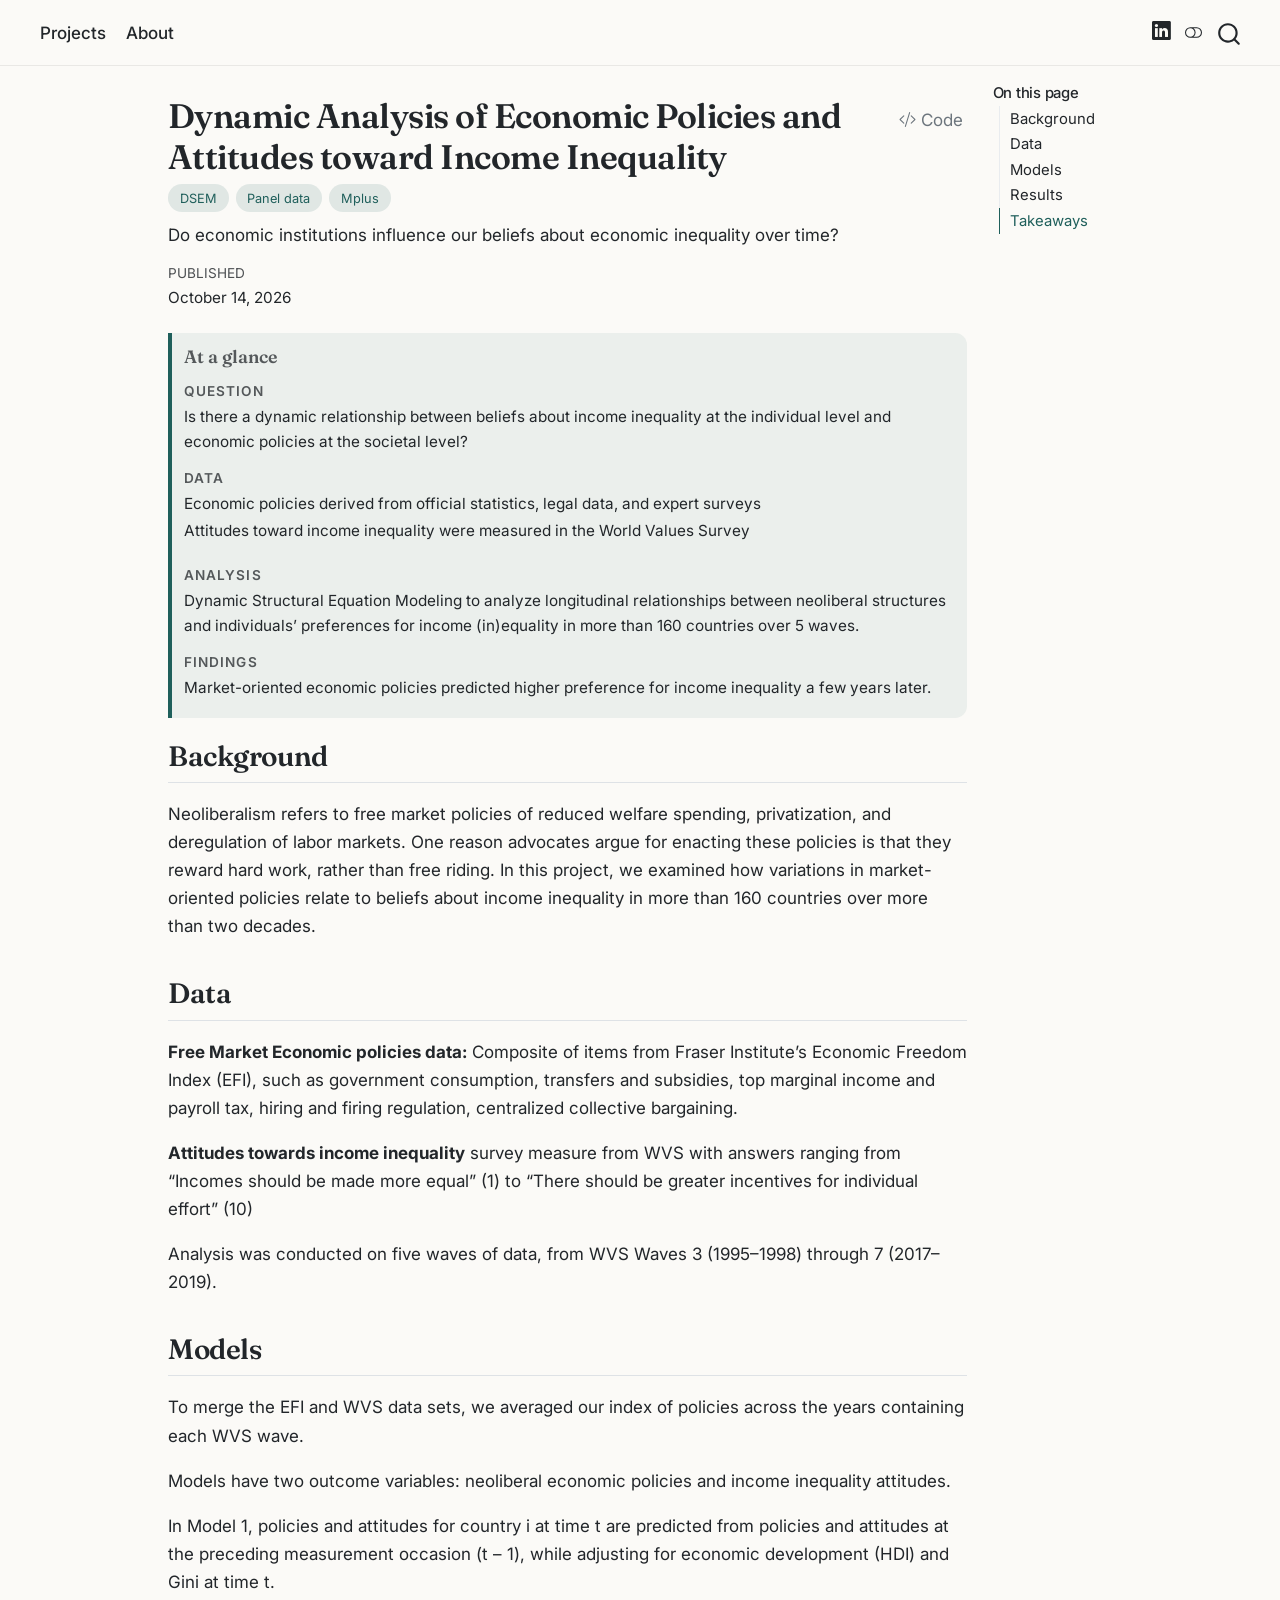
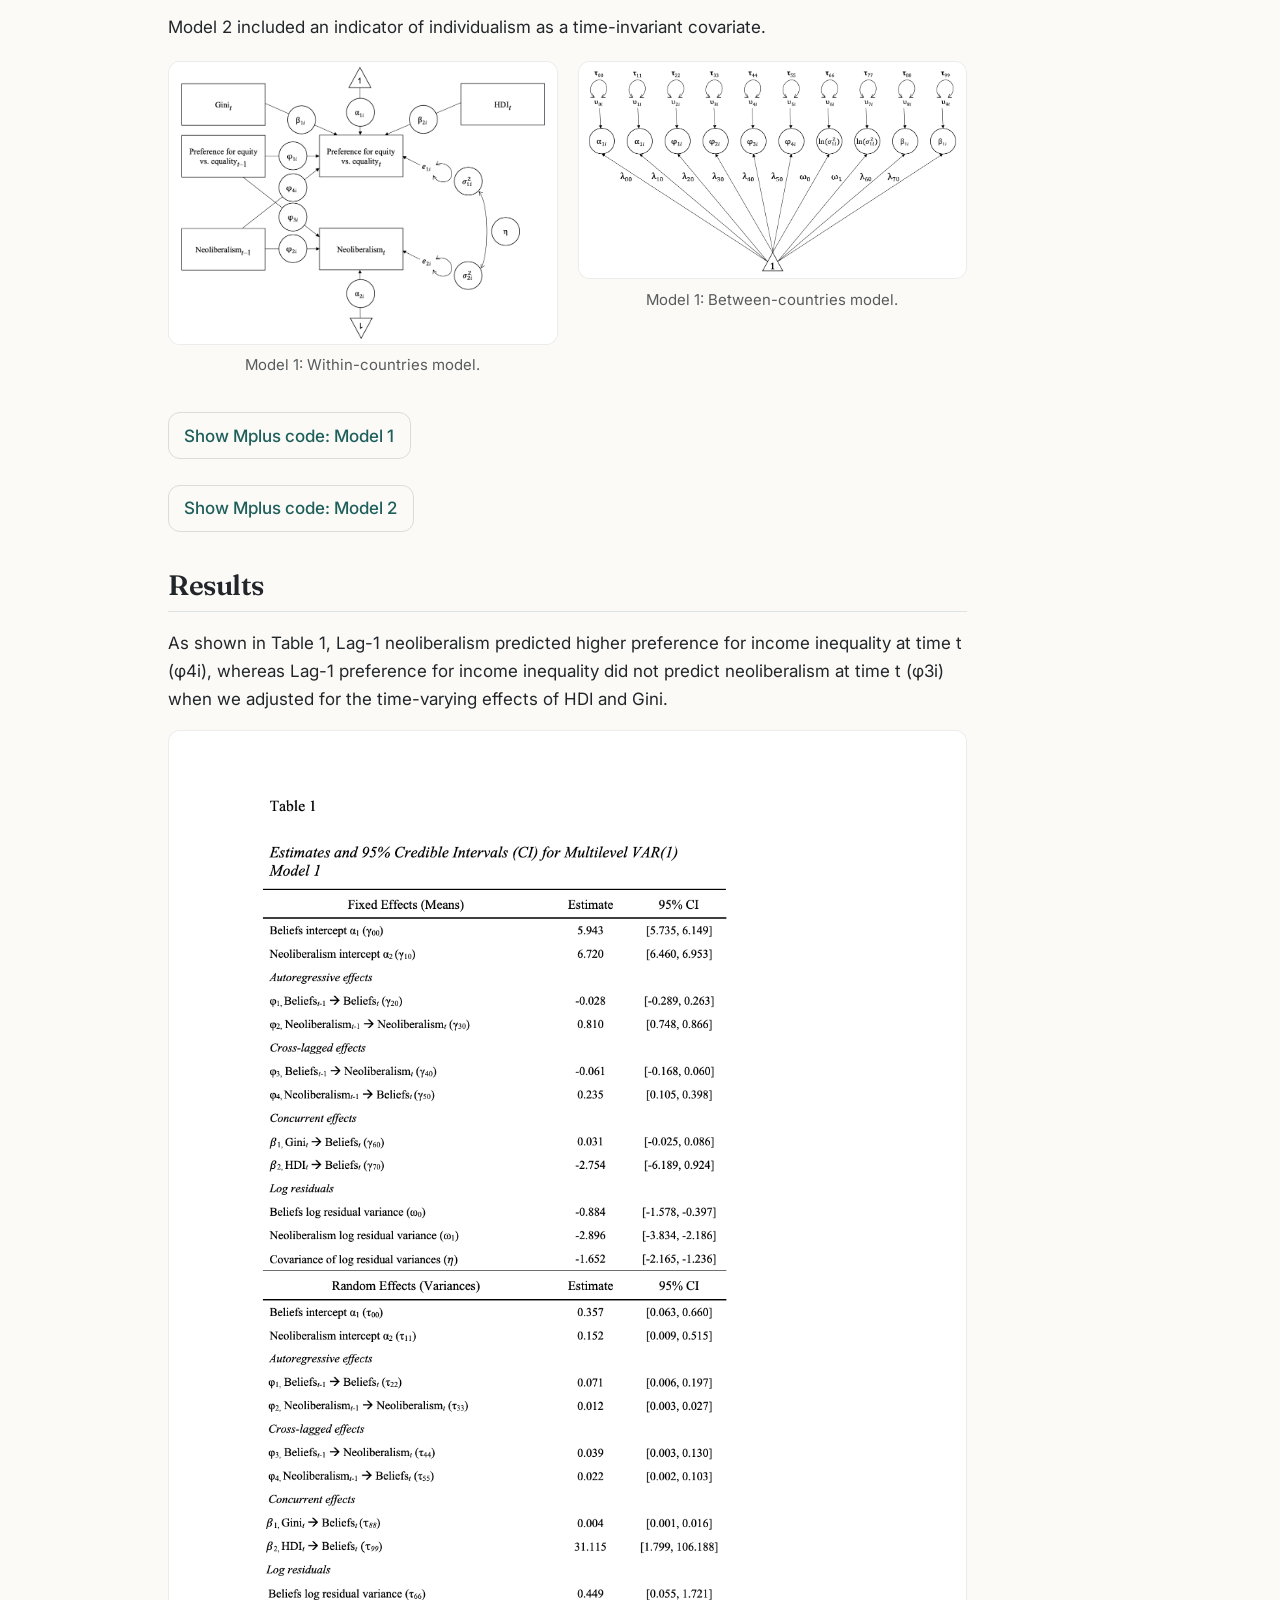
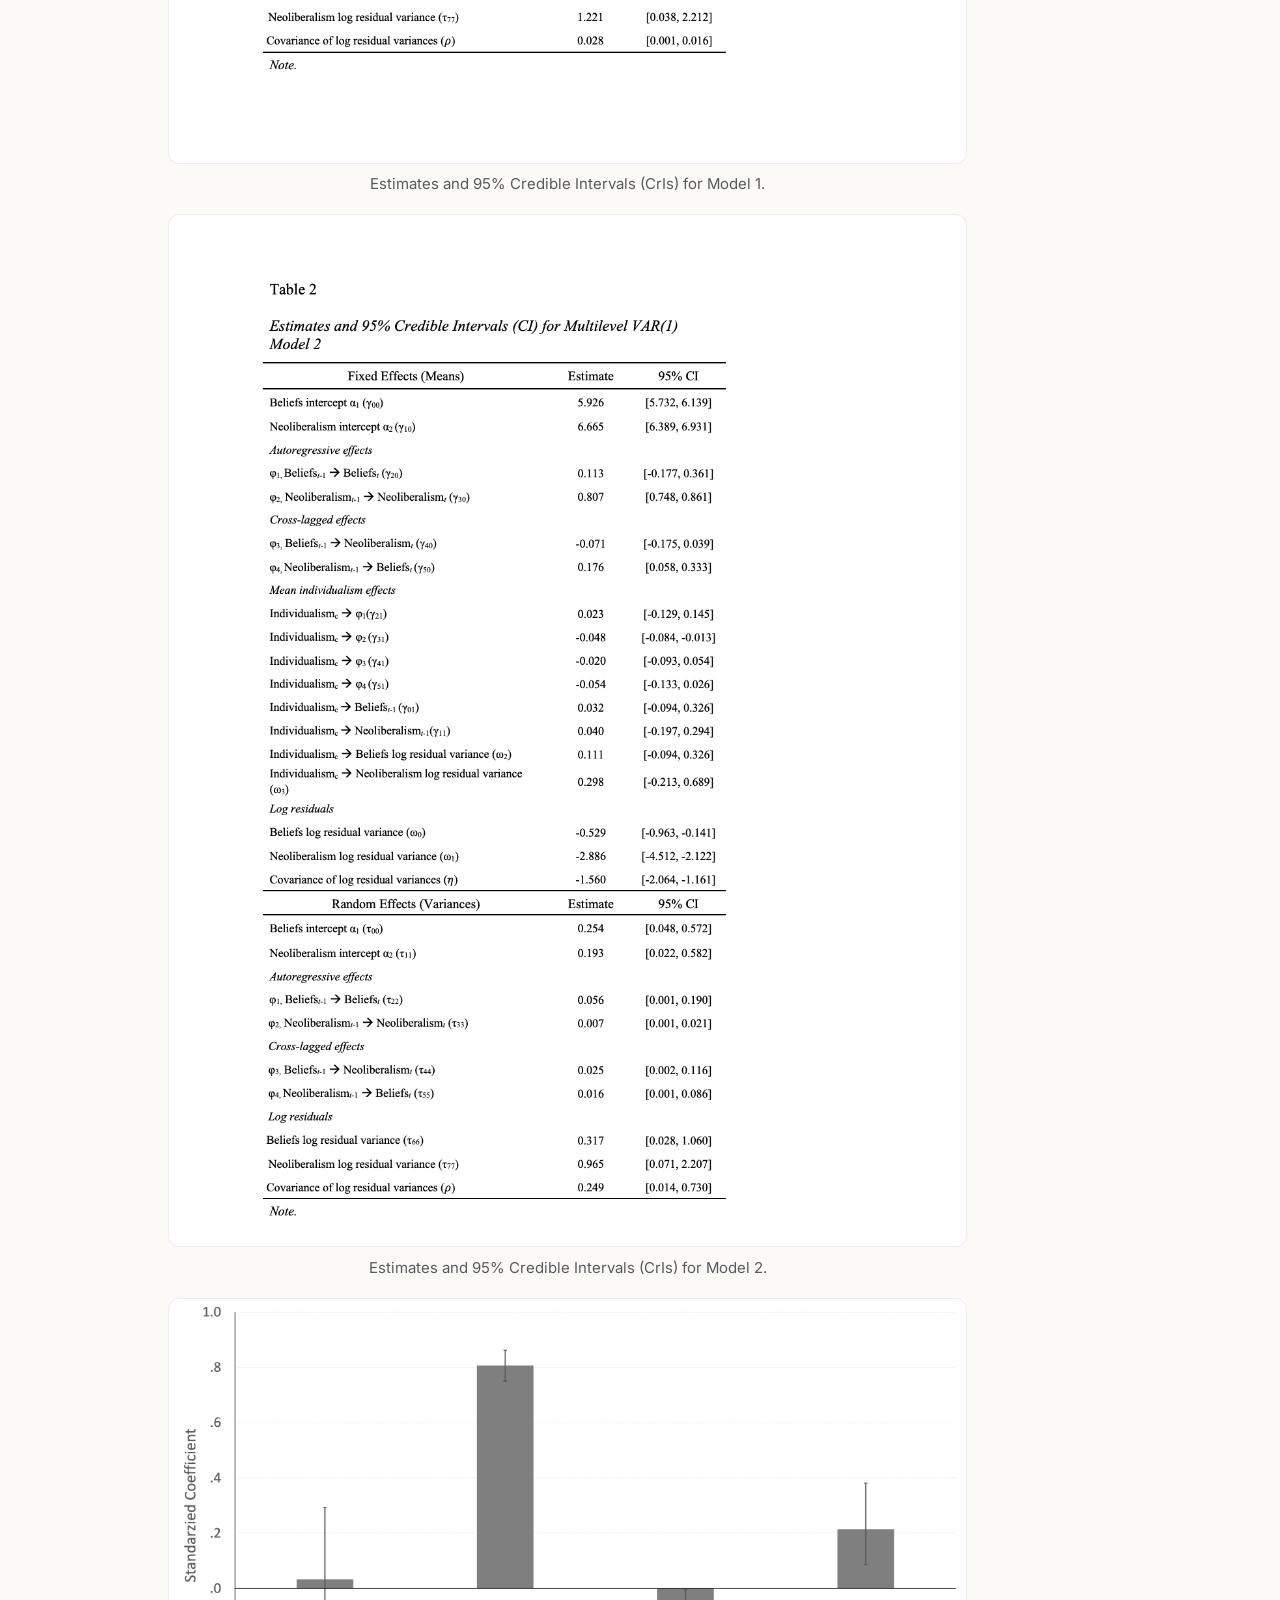
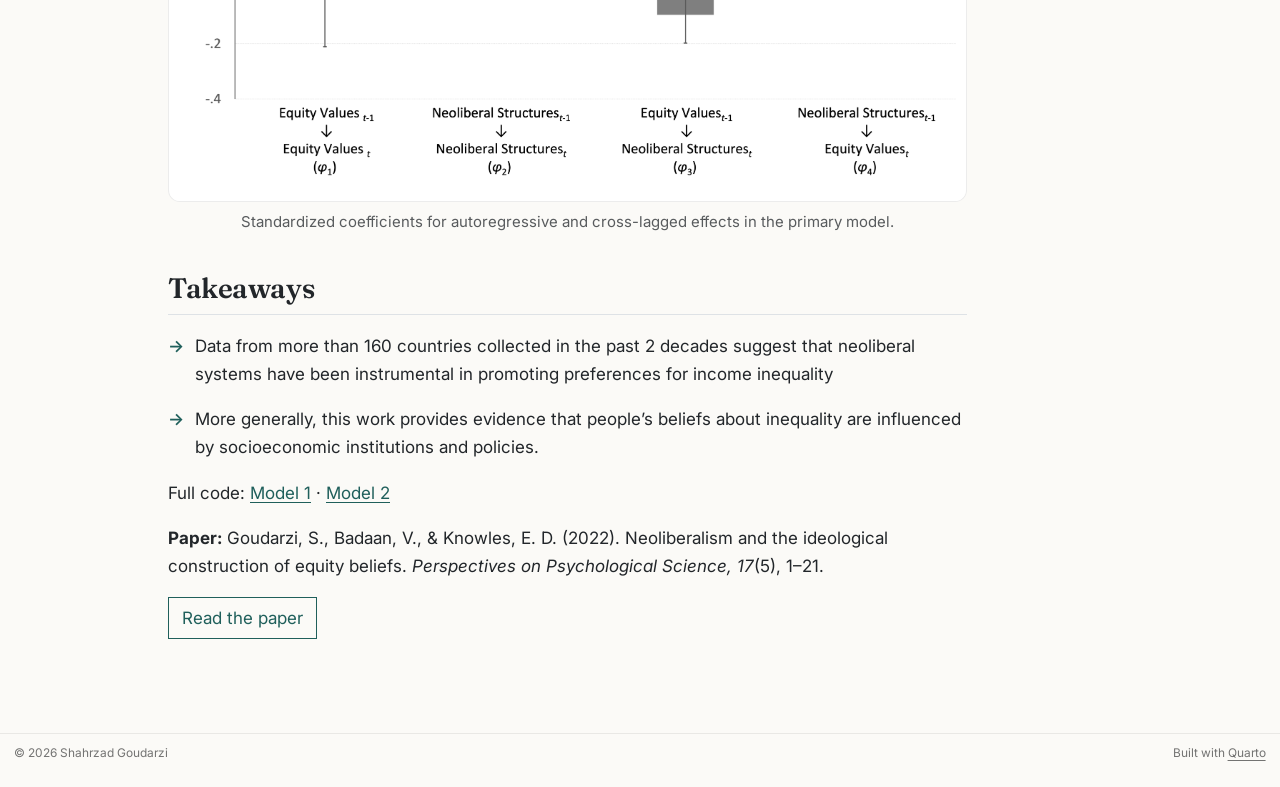
<file: docs/projects/neolib/index.html>
<!DOCTYPE html>
<html xmlns="http://www.w3.org/1999/xhtml" lang="en" xml:lang="en"><head>

<meta charset="utf-8">
<meta name="generator" content="quarto-1.8.25">

<meta name="viewport" content="width=device-width, initial-scale=1.0, user-scalable=yes">

<meta name="dcterms.date" content="2026-10-14">
<meta name="description" content="Do economic institutions influence our beliefs about economic inequality over time?">

<title>Dynamic Analysis of Economic Policies and Attitudes toward Income Inequality – Research Portfolio</title>
<style>
code{white-space: pre-wrap;}
span.smallcaps{font-variant: small-caps;}
div.columns{display: flex; gap: min(4vw, 1.5em);}
div.column{flex: auto; overflow-x: auto;}
div.hanging-indent{margin-left: 1.5em; text-indent: -1.5em;}
ul.task-list{list-style: none;}
ul.task-list li input[type="checkbox"] {
  width: 0.8em;
  margin: 0 0.8em 0.2em -1em; /* quarto-specific, see https://github.com/quarto-dev/quarto-cli/issues/4556 */ 
  vertical-align: middle;
}
/* CSS for syntax highlighting */
html { -webkit-text-size-adjust: 100%; }
pre > code.sourceCode { white-space: pre; position: relative; }
pre > code.sourceCode > span { display: inline-block; line-height: 1.25; }
pre > code.sourceCode > span:empty { height: 1.2em; }
.sourceCode { overflow: visible; }
code.sourceCode > span { color: inherit; text-decoration: inherit; }
div.sourceCode { margin: 1em 0; }
pre.sourceCode { margin: 0; }
@media screen {
div.sourceCode { overflow: auto; }
}
@media print {
pre > code.sourceCode { white-space: pre-wrap; }
pre > code.sourceCode > span { text-indent: -5em; padding-left: 5em; }
}
pre.numberSource code
  { counter-reset: source-line 0; }
pre.numberSource code > span
  { position: relative; left: -4em; counter-increment: source-line; }
pre.numberSource code > span > a:first-child::before
  { content: counter(source-line);
    position: relative; left: -1em; text-align: right; vertical-align: baseline;
    border: none; display: inline-block;
    -webkit-touch-callout: none; -webkit-user-select: none;
    -khtml-user-select: none; -moz-user-select: none;
    -ms-user-select: none; user-select: none;
    padding: 0 4px; width: 4em;
  }
pre.numberSource { margin-left: 3em;  padding-left: 4px; }
div.sourceCode
  {   }
@media screen {
pre > code.sourceCode > span > a:first-child::before { text-decoration: underline; }
}
</style>


<script src="../../site_libs/quarto-nav/quarto-nav.js"></script>
<script src="../../site_libs/quarto-nav/headroom.min.js"></script>
<script src="../../site_libs/clipboard/clipboard.min.js"></script>
<script src="../../site_libs/quarto-search/autocomplete.umd.js"></script>
<script src="../../site_libs/quarto-search/fuse.min.js"></script>
<script src="../../site_libs/quarto-search/quarto-search.js"></script>
<meta name="quarto:offset" content="../../">
<script src="../../site_libs/quarto-html/quarto.js" type="module"></script>
<script src="../../site_libs/quarto-html/tabsets/tabsets.js" type="module"></script>
<script src="../../site_libs/quarto-html/axe/axe-check.js" type="module"></script>
<script src="../../site_libs/quarto-html/popper.min.js"></script>
<script src="../../site_libs/quarto-html/tippy.umd.min.js"></script>
<script src="../../site_libs/quarto-html/anchor.min.js"></script>
<link href="../../site_libs/quarto-html/tippy.css" rel="stylesheet">
<link href="../../site_libs/quarto-html/quarto-syntax-highlighting-72795f01abb34d8e57a7d9c1c9f85104.css" rel="stylesheet" class="quarto-color-scheme" id="quarto-text-highlighting-styles">
<link href="../../site_libs/quarto-html/quarto-syntax-highlighting-dark-03a037434055b3cd4d751b45345d81f0.css" rel="stylesheet" class="quarto-color-scheme quarto-color-alternate" id="quarto-text-highlighting-styles">
<link href="../../site_libs/quarto-html/quarto-syntax-highlighting-72795f01abb34d8e57a7d9c1c9f85104.css" rel="stylesheet" class="quarto-color-scheme-extra" id="quarto-text-highlighting-styles">
<script src="../../site_libs/bootstrap/bootstrap.min.js"></script>
<link href="../../site_libs/bootstrap/bootstrap-icons.css" rel="stylesheet">
<link href="../../site_libs/bootstrap/bootstrap-1d39b10112cfff2b738a80f791bb6cfe.min.css" rel="stylesheet" append-hash="true" class="quarto-color-scheme" id="quarto-bootstrap" data-mode="light">
<link href="../../site_libs/bootstrap/bootstrap-dark-f3c2b58b19bad317ebb081ee0ac6d51e.min.css" rel="stylesheet" append-hash="true" class="quarto-color-scheme quarto-color-alternate" id="quarto-bootstrap" data-mode="dark">
<link href="../../site_libs/bootstrap/bootstrap-1d39b10112cfff2b738a80f791bb6cfe.min.css" rel="stylesheet" append-hash="true" class="quarto-color-scheme-extra" id="quarto-bootstrap" data-mode="light">
<script id="quarto-search-options" type="application/json">{
  "location": "navbar",
  "copy-button": false,
  "collapse-after": 3,
  "panel-placement": "end",
  "type": "overlay",
  "limit": 50,
  "keyboard-shortcut": [
    "f",
    "/",
    "s"
  ],
  "show-item-context": false,
  "language": {
    "search-no-results-text": "No results",
    "search-matching-documents-text": "matching documents",
    "search-copy-link-title": "Copy link to search",
    "search-hide-matches-text": "Hide additional matches",
    "search-more-match-text": "more match in this document",
    "search-more-matches-text": "more matches in this document",
    "search-clear-button-title": "Clear",
    "search-text-placeholder": "",
    "search-detached-cancel-button-title": "Cancel",
    "search-submit-button-title": "Submit",
    "search-label": "Search"
  }
}</script>


<link rel="stylesheet" href="../../styles.css">
</head>

<body class="nav-fixed quarto-light"><script id="quarto-html-before-body" type="application/javascript">
    const toggleBodyColorMode = (bsSheetEl) => {
      const mode = bsSheetEl.getAttribute("data-mode");
      const bodyEl = window.document.querySelector("body");
      if (mode === "dark") {
        bodyEl.classList.add("quarto-dark");
        bodyEl.classList.remove("quarto-light");
      } else {
        bodyEl.classList.add("quarto-light");
        bodyEl.classList.remove("quarto-dark");
      }
    }
    const toggleBodyColorPrimary = () => {
      const bsSheetEl = window.document.querySelector("link#quarto-bootstrap:not([rel=disabled-stylesheet])");
      if (bsSheetEl) {
        toggleBodyColorMode(bsSheetEl);
      }
    }
    const setColorSchemeToggle = (alternate) => {
      const toggles = window.document.querySelectorAll('.quarto-color-scheme-toggle');
      for (let i=0; i < toggles.length; i++) {
        const toggle = toggles[i];
        if (toggle) {
          if (alternate) {
            toggle.classList.add("alternate");
          } else {
            toggle.classList.remove("alternate");
          }
        }
      }
    };
    const toggleColorMode = (alternate) => {
      // Switch the stylesheets
      const primaryStylesheets = window.document.querySelectorAll('link.quarto-color-scheme:not(.quarto-color-alternate)');
      const alternateStylesheets = window.document.querySelectorAll('link.quarto-color-scheme.quarto-color-alternate');
      manageTransitions('#quarto-margin-sidebar .nav-link', false);
      if (alternate) {
        // note: dark is layered on light, we don't disable primary!
        enableStylesheet(alternateStylesheets);
        for (const sheetNode of alternateStylesheets) {
          if (sheetNode.id === "quarto-bootstrap") {
            toggleBodyColorMode(sheetNode);
          }
        }
      } else {
        disableStylesheet(alternateStylesheets);
        enableStylesheet(primaryStylesheets)
        toggleBodyColorPrimary();
      }
      manageTransitions('#quarto-margin-sidebar .nav-link', true);
      // Switch the toggles
      setColorSchemeToggle(alternate)
      // Hack to workaround the fact that safari doesn't
      // properly recolor the scrollbar when toggling (#1455)
      if (navigator.userAgent.indexOf('Safari') > 0 && navigator.userAgent.indexOf('Chrome') == -1) {
        manageTransitions("body", false);
        window.scrollTo(0, 1);
        setTimeout(() => {
          window.scrollTo(0, 0);
          manageTransitions("body", true);
        }, 40);
      }
    }
    const disableStylesheet = (stylesheets) => {
      for (let i=0; i < stylesheets.length; i++) {
        const stylesheet = stylesheets[i];
        stylesheet.rel = 'disabled-stylesheet';
      }
    }
    const enableStylesheet = (stylesheets) => {
      for (let i=0; i < stylesheets.length; i++) {
        const stylesheet = stylesheets[i];
        if(stylesheet.rel !== 'stylesheet') { // for Chrome, which will still FOUC without this check
          stylesheet.rel = 'stylesheet';
        }
      }
    }
    const manageTransitions = (selector, allowTransitions) => {
      const els = window.document.querySelectorAll(selector);
      for (let i=0; i < els.length; i++) {
        const el = els[i];
        if (allowTransitions) {
          el.classList.remove('notransition');
        } else {
          el.classList.add('notransition');
        }
      }
    }
    const isFileUrl = () => {
      return window.location.protocol === 'file:';
    }
    const hasAlternateSentinel = () => {
      let styleSentinel = getColorSchemeSentinel();
      if (styleSentinel !== null) {
        return styleSentinel === "alternate";
      } else {
        return false;
      }
    }
    const setStyleSentinel = (alternate) => {
      const value = alternate ? "alternate" : "default";
      if (!isFileUrl()) {
        window.localStorage.setItem("quarto-color-scheme", value);
      } else {
        localAlternateSentinel = value;
      }
    }
    const getColorSchemeSentinel = () => {
      if (!isFileUrl()) {
        const storageValue = window.localStorage.getItem("quarto-color-scheme");
        return storageValue != null ? storageValue : localAlternateSentinel;
      } else {
        return localAlternateSentinel;
      }
    }
    const toggleGiscusIfUsed = (isAlternate, darkModeDefault) => {
      const baseTheme = document.querySelector('#giscus-base-theme')?.value ?? 'light';
      const alternateTheme = document.querySelector('#giscus-alt-theme')?.value ?? 'dark';
      let newTheme = '';
      if(authorPrefersDark) {
        newTheme = isAlternate ? baseTheme : alternateTheme;
      } else {
        newTheme = isAlternate ? alternateTheme : baseTheme;
      }
      const changeGiscusTheme = () => {
        // From: https://github.com/giscus/giscus/issues/336
        const sendMessage = (message) => {
          const iframe = document.querySelector('iframe.giscus-frame');
          if (!iframe) return;
          iframe.contentWindow.postMessage({ giscus: message }, 'https://giscus.app');
        }
        sendMessage({
          setConfig: {
            theme: newTheme
          }
        });
      }
      const isGiscussLoaded = window.document.querySelector('iframe.giscus-frame') !== null;
      if (isGiscussLoaded) {
        changeGiscusTheme();
      }
    };
    const authorPrefersDark = false;
    const darkModeDefault = authorPrefersDark;
      document.querySelector('link#quarto-text-highlighting-styles.quarto-color-scheme-extra').rel = 'disabled-stylesheet';
      document.querySelector('link#quarto-bootstrap.quarto-color-scheme-extra').rel = 'disabled-stylesheet';
    let localAlternateSentinel = darkModeDefault ? 'alternate' : 'default';
    // Dark / light mode switch
    window.quartoToggleColorScheme = () => {
      // Read the current dark / light value
      let toAlternate = !hasAlternateSentinel();
      toggleColorMode(toAlternate);
      setStyleSentinel(toAlternate);
      toggleGiscusIfUsed(toAlternate, darkModeDefault);
      window.dispatchEvent(new Event('resize'));
    };
    // Switch to dark mode if need be
    if (hasAlternateSentinel()) {
      toggleColorMode(true);
    } else {
      toggleColorMode(false);
    }
  </script>

<div id="quarto-search-results"></div>
  <header id="quarto-header" class="headroom fixed-top">
    <nav class="navbar navbar-expand-lg " data-bs-theme="dark">
      <div class="navbar-container container-fluid">
      <div class="navbar-brand-container mx-auto">
    <a href="../../index.html" class="navbar-brand navbar-brand-logo">
    </a>
    <a class="navbar-brand" href="../../index.html">
    <span class="navbar-title">Research Portfolio</span>
    </a>
  </div>
            <div id="quarto-search" class="" title="Search"></div>
          <button class="navbar-toggler" type="button" data-bs-toggle="collapse" data-bs-target="#navbarCollapse" aria-controls="navbarCollapse" role="menu" aria-expanded="false" aria-label="Toggle navigation" onclick="if (window.quartoToggleHeadroom) { window.quartoToggleHeadroom(); }">
  <span class="navbar-toggler-icon"></span>
</button>
          <div class="collapse navbar-collapse" id="navbarCollapse">
            <ul class="navbar-nav navbar-nav-scroll me-auto">
  <li class="nav-item">
    <a class="nav-link" href="../../index.html"> 
<span class="menu-text">Projects</span></a>
  </li>  
  <li class="nav-item">
    <a class="nav-link" href="../../about.html"> 
<span class="menu-text">About</span></a>
  </li>  
</ul>
            <ul class="navbar-nav navbar-nav-scroll ms-auto">
  <li class="nav-item compact">
    <a class="nav-link" href="https://www.linkedin.com/in/shahrzad-goudarzi-900b2392"> <i class="bi bi-linkedin" role="img">
</i> 
<span class="menu-text"></span></a>
  </li>  
</ul>
          </div> <!-- /navcollapse -->
            <div class="quarto-navbar-tools">
  <a href="" class="quarto-color-scheme-toggle quarto-navigation-tool  px-1" onclick="window.quartoToggleColorScheme(); return false;" title="Toggle dark mode"><i class="bi"></i></a>
</div>
      </div> <!-- /container-fluid -->
    </nav>
</header>
<!-- content -->
<div id="quarto-content" class="quarto-container page-columns page-rows-contents page-layout-article page-navbar">
<!-- sidebar -->
<!-- margin-sidebar -->
    <div id="quarto-margin-sidebar" class="sidebar margin-sidebar">
        <nav id="TOC" role="doc-toc" class="toc-active">
    <h2 id="toc-title">On this page</h2>
   
  <ul>
  <li><a href="#background" id="toc-background" class="nav-link active" data-scroll-target="#background">Background</a></li>
  <li><a href="#data" id="toc-data" class="nav-link" data-scroll-target="#data">Data</a></li>
  <li><a href="#models" id="toc-models" class="nav-link" data-scroll-target="#models">Models</a></li>
  <li><a href="#results" id="toc-results" class="nav-link" data-scroll-target="#results">Results</a></li>
  <li><a href="#takeaways" id="toc-takeaways" class="nav-link" data-scroll-target="#takeaways">Takeaways</a></li>
  </ul>
</nav>
    </div>
<!-- main -->
<main class="content" id="quarto-document-content">


<header id="title-block-header" class="quarto-title-block default">
<div class="quarto-title">
<div class="quarto-title-block"><div><h1 class="title">Dynamic Analysis of Economic Policies and Attitudes toward Income Inequality</h1><button type="button" class="btn code-tools-button" id="quarto-code-tools-source"><i class="bi"></i> Code</button></div></div>
  <div class="quarto-categories">
    <div class="quarto-category">DSEM</div>
    <div class="quarto-category">Panel data</div>
    <div class="quarto-category">Mplus</div>
  </div>
  </div>

<div>
  <div class="description">
    Do economic institutions influence our beliefs about economic inequality over time?
  </div>
</div>


<div class="quarto-title-meta">

    
    <div>
    <div class="quarto-title-meta-heading">Published</div>
    <div class="quarto-title-meta-contents">
      <p class="date">October 14, 2026</p>
    </div>
  </div>
  
    
  </div>
  


</header>


<div class="summary callout callout-style-simple callout-note no-icon callout-titled">
<div class="callout-header d-flex align-content-center">
<div class="callout-icon-container">
<i class="callout-icon no-icon"></i>
</div>
<div class="callout-title-container flex-fill">
<span class="screen-reader-only">Note</span>At a glance
</div>
</div>
<div class="callout-body-container callout-body">
<div class="summary-grid">
<dl>
<dt>Question</dt>
<dd>
Is there a dynamic relationship between beliefs about income inequality at the individual level and economic policies at the societal level?
</dd>
<dt>Data</dt>
<dd>
Economic policies derived from official statistics, legal data, and expert surveys
</dd>
<dd>
<p>Attitudes toward income inequality were measured in the World Values Survey</p>
</dd>
<dt>Analysis</dt>
<dd>
Dynamic Structural Equation Modeling to analyze longitudinal relationships between neoliberal structures and individuals’ preferences for income (in)equality in more than 160 countries over 5 waves.
</dd>
<dt>Findings</dt>
<dd>
Market-oriented economic policies predicted higher preference for income inequality a few years later.
</dd>
</dl>
</div>
</div>
</div>
<section id="background" class="level2">
<h2 class="anchored" data-anchor-id="background">Background</h2>
<p>Neoliberalism refers to free market policies of reduced welfare spending, privatization, and deregulation of labor markets. One reason advocates argue for enacting these policies is that they reward hard work, rather than free riding. In this project, we examined how variations in market-oriented policies relate to beliefs about income inequality in more than 160 countries over more than two decades.</p>
</section>
<section id="data" class="level2">
<h2 class="anchored" data-anchor-id="data">Data</h2>
<p><strong>Free Market Economic policies data:</strong> Composite of items from Fraser Institute’s Economic Freedom Index (EFI), such as government consumption, transfers and subsidies, top marginal income and payroll tax, hiring and firing regulation, centralized collective bargaining.</p>
<p><strong>Attitudes towards income inequality</strong> survey measure from WVS with answers ranging from “Incomes should be made more equal” (1) to “There should be greater incentives for individual effort” (10)</p>
<p>Analysis was conducted on five waves of data, from WVS Waves 3 (1995–1998) through 7 (2017–2019).</p>
</section>
<section id="models" class="level2">
<h2 class="anchored" data-anchor-id="models">Models</h2>
<p>To merge the EFI and WVS data sets, we averaged our index of policies across the years containing each WVS wave.</p>
<p>Models have two outcome variables: neoliberal economic policies and income inequality attitudes.</p>
<p>In Model 1, policies and attitudes for country i at time t are predicted from policies and attitudes at the preceding measurement occasion (t – 1), while adjusting for economic development (HDI) and Gini at time t.</p>
<p>Model 2 included an indicator of individualism as a time-invariant covariate.</p>
<div class="quarto-layout-panel" data-layout-ncol="2">
<div class="quarto-layout-row">
<div class="quarto-layout-cell" style="flex-basis: 50.0%;justify-content: flex-start;">
<div class="quarto-figure quarto-figure-center">
<figure class="figure">
<p><img src="fig1a.png" class="img-fluid figure-img"></p>
<figcaption>Model 1: Within-countries model.</figcaption>
</figure>
</div>
</div>
<div class="quarto-layout-cell" style="flex-basis: 50.0%;justify-content: flex-start;">
<div class="quarto-figure quarto-figure-center">
<figure class="figure">
<p><img src="fig1b.png" class="img-fluid figure-img"></p>
<figcaption>Model 1: Between-countries model.</figcaption>
</figure>
</div>
</div>
</div>
</div>
<details class="code-details">
<summary>
Show Mplus code: Model 1
</summary>
<div class="cell">
<div class="cell-output cell-output-stdout">
<pre class="mplus-output"><code>DATA:   FILE = DSEM_all.dat;


VARIABLE: NAMES ARE COUNTRY WAVE E035 fact4 
HDI gini Ind1_ti Ind1_tv;
                USEVARIABLES E035 fact4 gini HDI;
                 Missing are all (9999);
                 Lagged = E035(1) fact4(1);
                 cluster=COUNTRY;
                 TINTERVAL=WAVE(1);

ANALYSIS:   TYPE = TWOLEVEL RANDOM;
                  estimator=bayes;
                FBITER = (20000);
                thin = (10);
          PROCESSORS = 4; 

MODEL:

%WITHIN%
PHI1 | E035 on E035&amp;1;
! E035 is regressed on Lag-1 E035,phi_1i
!the slope is latent
PHI2 | fact4 ON fact4&amp;1;
! neoliberalism is regressed on Lag-1 neoliberalism,phi_2i
!the slope is latent
PHI3 | fact4 ON E035&amp;1;
!neoliberalism is regressed on Lag-1 E035, phi_3i
!the slope is latent;
PHI4 | E035 ON fact4&amp;1;
!E035 is regress on Lag-1 neoliberalism, phi_4i 
!the slope is latent;
BETA1 | E035 on gini;! slope of gini on E035, Beta_1i
BETA2 | E035 on HDI;! slope of HDI on E035, Beta_2i
LogV1|E035;
!the Within-Level residual variance of E035 is latent, !sigma^2_1i;
LogV2|fact4;
!the Within-Level residual variance of neoliberalism is latent, !sigma^2_2i;
eta by E035@1 fact4@1; ! new factor, positive covariance between residuals 
logpsi | eta; ! random covariance between residuals


%BETWEEN%
[E035]; !mean intercept of E035, gamma_00;
[fact4]; !mean intercept of neoliberalism, gamma_10;
[PHI1]; !mean of E035 autoregressive slope,gamma_20;
[PHI2]; !mean of neoliberalism autoregressive slope,gamma_30;
[PHI3]; !mean of neoliberalism on E035&amp;1 slope,gamma_40;
[PHI4]; !mean of E035 on Neoliberalism&amp;1 slope,gamma_50;
[BETA1]; ! mean of E035 on gini slope,gamma_60; 
[BETA2]; !mean of E035 on HDI slope, gamma_70;
[Logv1]; !mean of log residuals E035, omega_0;
[Logv2]; !mean of log residuals neoliberalism, omega_1;
E035; !E035 intercept variance, tau_00;
fact4; !neoliberalism intercept variance, tau_11;
PHI1; !E035 autoregressive slope variance, tau_22;
PHI2; !neoliberalism autoregressive slope variance, tau_33;
PHI3; !neoliberalism on E035&amp;1 slope variance, tau_44;
PHI4; !E035 on neoliberalism&amp;1 slope variance,tau_55;
BETA1; !E035 on gini slope variance,tau_88
BETA2; !E035 on gini slope variance,tau_99
Logv1; !variance of log residual E035, tau_66;
Logv2; !Variance of log residuals neolib, tau_77;
[gini];
[hdi];
gini;
hdi;

OUTPUT:
standardized; ! standardized results, refer to STDYX 
tech8; ! tech8 provides output for PSR value

SAVEDATA:
SAVE = FSCORES(50 10);!save individual country estimates
file is datamodel1.dat;

PLOT:
TYPE = PLOT2; ! creates trace plots and autocorrelation plots</code></pre>
</div>
</div>
</details>
<details class="code-details">
<summary>
Show Mplus code: Model 2
</summary>
<div class="cell">
<div class="cell-output cell-output-stdout">
<pre class="mplus-output"><code>DATA:   FILE IS DSEM_all.dat;
  
VARIABLE:  NAMES ARE COUNTRY WAVE E035 fact4 
 HDI gini Ind1_ti Ind1_tv;
                USEVARIABLES E035 fact4 Ind1_ti;
                Missing are all (9999);
                Lagged = E035(1) fact4(1);
                BETWEEN= Ind1_ti;
                cluster=COUNTRY;
                TINTERVAL=WAVE(1);
DEFINE: CENTER Ind1_ti (GRANDMEAN);
ANALYSIS:   TYPE = TWOLEVEL RANDOM;
              estimator=bayes;
            fbiter=(10000);
            thin= (10);
              
MODEL:
%WITHIN%
  PHI1 | E035 on E035&amp;1;
  ! E035 is regressed on Lag-1 E035,phi_1i
  !the slope is latent vertical pipe meand paths are person-specific and latent variables in the between-level model
  PHI2 | fact4 ON fact4&amp;1;
  ! neoliberalism is regressed on Lag-1 neoliberalism,phi_2i
  !the slope is latent
  PHI3 |fact4 ON E035&amp;1;
  !neoliberalism is regressed on Lag-1 E035, phi_3i
  !the slope is latent;
  PHI4 |E035 ON fact4&amp;1;
  !E035 is regress on Lag-1 neoliberalism, phi_4i
  !the slope is latent;
  LogV1|E035;
  !the Within-Level residual variance of E035 is latent, !sigma^2_1i;
  LogV2|fact4;
  !the Within-Level residual variance of neoliberalism is latent, !sigma^2_2i;
  eta by E035@1 fact4@1; ! new factor, positive covariance between residuals
  logpsi | eta; ! random covariance between residuals

 %BETWEEN%
  [E035]; !mean intercept of E035, gamma_00;
  [fact4]; !mean intercept of neoliberalism, gamma_10;
  [PHI1]; !mean of E035 autoregressive slope,gamma_20;
  [PHI2]; !mean of neoliberalism autoregressive slope,gamma_30;
  [PHI3]; !mean of neoliberalism on E035&amp;1 slope,gamma_40;
  [PHI4]; !mean of E035 on Neoliberalism&amp;1 slope,gamma_50;
  [LogV1];
  !log of the mean of the E035 residual variance, omega_0;
  [LogV2];
  !log of the mean of the neoliberalism residual variance, omega_1;


  E035; !E035 intercept variance, tau_00;
  fact4; !neoliberalism intercept variance, tau_11;
  PHI1; !E035 autoregressive slope variance, tau_22;
  PHI2; !neoliberalism autoregressive slope variance, tau_33;
  PHI3; !neoliberalism on E035&amp;1 slope variance, tau_44;
  PHI4; !E035 on neoliberalism&amp;1 slope,tau_55;
  LogV1; !between-person variance of E035 residual variance, tau_66;
  LogV2; !between-person variance of neoliberalism residual variance, tau_77;
  
  E035 on Ind1_ti; 
  !The country-specific intercept of E035 is predicted by individualism, gamma_01;
  fact4 on Ind1_ti;
    !The country-specific intercept of E035 is predicted by individualism, gamma_11;
  PHI1 on Ind1_ti;
  !The country-specific autoregressive slope of E035 is predicted by individualism, gamma_21;
  PHI2 on Ind1_ti;
  !Thecountry-specific autoregressive slope of neoliberalism is predicted by individualism, gamma_31;
  PHI3 on Ind1_ti;
  !The country-specific slope of E035 is predicted by individualism, gamma_41;
  PHI4 on Ind1_ti;
  !The country-specific slope of neoliberalism is predicted by individualism, gamma_51;
  LOGV1 on Ind1_ti;
  !The country-specific residual variance of E035 is predicted by individualism, omega_2;
  LOGV2 on Ind1_ti;
  !The country-specific residual variance of neolliberalism is predicted by individualism, omega_3;

OUTPUT:
standardized; ! standardized results, refer to STDYX 
tech8; ! tech8 provides output for PSR value


PLOT:
TYPE = PLOT2; ! creates trace plots and autocorrelation plots</code></pre>
</div>
</div>
</details>
</section>
<section id="results" class="level2">
<h2 class="anchored" data-anchor-id="results">Results</h2>
<p>As shown in Table 1, Lag-1 neoliberalism predicted higher preference for income inequality at time t (φ4i), whereas Lag-1 preference for income inequality did not predict neoliberalism at time t (φ3i) when we adjusted for the time-varying effects of HDI and Gini.</p>
<div class="quarto-figure quarto-figure-center">
<figure class="figure">
<p><img src="table1.png" class="img-fluid figure-img"></p>
<figcaption>Estimates and 95% Credible Intervals (CrIs) for Model 1.</figcaption>
</figure>
</div>
<div class="quarto-figure quarto-figure-center">
<figure class="figure">
<p><img src="table2.png" class="img-fluid figure-img"></p>
<figcaption>Estimates and 95% Credible Intervals (CrIs) for Model 2.</figcaption>
</figure>
</div>
<div class="quarto-figure quarto-figure-center">
<figure class="figure">
<p><img src="fig2.png" class="img-fluid figure-img"></p>
<figcaption>Standardized coefficients for autoregressive and cross-lagged effects in the primary model.</figcaption>
</figure>
</div>
</section>
<section id="takeaways" class="level2">
<h2 class="anchored" data-anchor-id="takeaways">Takeaways</h2>
<div class="takeaways">
<ul>
<li><p>Data from more than 160 countries collected in the past 2 decades suggest that neoliberal systems have been instrumental in promoting preferences for income inequality</p></li>
<li><p>More generally, this work provides evidence that people’s beliefs about inequality are influenced by socioeconomic institutions and policies.</p></li>
</ul>
</div>
<p>Full code: <a href="model1.inp">Model 1</a> · <a href="model2.inp">Model 2</a></p>
<p><strong>Paper:</strong> Goudarzi, S., Badaan, V., &amp; Knowles, E. D. (2022). Neoliberalism and the ideological construction of equity beliefs. <em>Perspectives on Psychological Science, 17</em>(5), 1–21.</p>
<p><a href="https://doi.org/10.1177/17456916211053311" class="btn btn-outline-primary">Read the paper</a></p>


<!-- -->

</section>

</main> <!-- /main -->
<script id="quarto-html-after-body" type="application/javascript">
  window.document.addEventListener("DOMContentLoaded", function (event) {
    // Ensure there is a toggle, if there isn't float one in the top right
    if (window.document.querySelector('.quarto-color-scheme-toggle') === null) {
      const a = window.document.createElement('a');
      a.classList.add('top-right');
      a.classList.add('quarto-color-scheme-toggle');
      a.href = "";
      a.onclick = function() { try { window.quartoToggleColorScheme(); } catch {} return false; };
      const i = window.document.createElement("i");
      i.classList.add('bi');
      a.appendChild(i);
      window.document.body.appendChild(a);
    }
    setColorSchemeToggle(hasAlternateSentinel())
    const icon = "";
    const anchorJS = new window.AnchorJS();
    anchorJS.options = {
      placement: 'right',
      icon: icon
    };
    anchorJS.add('.anchored');
    const isCodeAnnotation = (el) => {
      for (const clz of el.classList) {
        if (clz.startsWith('code-annotation-')) {                     
          return true;
        }
      }
      return false;
    }
    const onCopySuccess = function(e) {
      // button target
      const button = e.trigger;
      // don't keep focus
      button.blur();
      // flash "checked"
      button.classList.add('code-copy-button-checked');
      var currentTitle = button.getAttribute("title");
      button.setAttribute("title", "Copied!");
      let tooltip;
      if (window.bootstrap) {
        button.setAttribute("data-bs-toggle", "tooltip");
        button.setAttribute("data-bs-placement", "left");
        button.setAttribute("data-bs-title", "Copied!");
        tooltip = new bootstrap.Tooltip(button, 
          { trigger: "manual", 
            customClass: "code-copy-button-tooltip",
            offset: [0, -8]});
        tooltip.show();    
      }
      setTimeout(function() {
        if (tooltip) {
          tooltip.hide();
          button.removeAttribute("data-bs-title");
          button.removeAttribute("data-bs-toggle");
          button.removeAttribute("data-bs-placement");
        }
        button.setAttribute("title", currentTitle);
        button.classList.remove('code-copy-button-checked');
      }, 1000);
      // clear code selection
      e.clearSelection();
    }
    const getTextToCopy = function(trigger) {
      const outerScaffold = trigger.parentElement.cloneNode(true);
      const codeEl = outerScaffold.querySelector('code');
      for (const childEl of codeEl.children) {
        if (isCodeAnnotation(childEl)) {
          childEl.remove();
        }
      }
      return codeEl.innerText;
    }
    const clipboard = new window.ClipboardJS('.code-copy-button:not([data-in-quarto-modal])', {
      text: getTextToCopy
    });
    clipboard.on('success', onCopySuccess);
    if (window.document.getElementById('quarto-embedded-source-code-modal')) {
      const clipboardModal = new window.ClipboardJS('.code-copy-button[data-in-quarto-modal]', {
        text: getTextToCopy,
        container: window.document.getElementById('quarto-embedded-source-code-modal')
      });
      clipboardModal.on('success', onCopySuccess);
    }
    const viewSource = window.document.getElementById('quarto-view-source') ||
                       window.document.getElementById('quarto-code-tools-source');
    if (viewSource) {
      const sourceUrl = viewSource.getAttribute("data-quarto-source-url");
      viewSource.addEventListener("click", function(e) {
        if (sourceUrl) {
          // rstudio viewer pane
          if (/\bcapabilities=\b/.test(window.location)) {
            window.open(sourceUrl);
          } else {
            window.location.href = sourceUrl;
          }
        } else {
          const modal = new bootstrap.Modal(document.getElementById('quarto-embedded-source-code-modal'));
          modal.show();
        }
        return false;
      });
    }
    function toggleCodeHandler(show) {
      return function(e) {
        const detailsSrc = window.document.querySelectorAll(".cell > details > .sourceCode");
        for (let i=0; i<detailsSrc.length; i++) {
          const details = detailsSrc[i].parentElement;
          if (show) {
            details.open = true;
          } else {
            details.removeAttribute("open");
          }
        }
        const cellCodeDivs = window.document.querySelectorAll(".cell > .sourceCode");
        const fromCls = show ? "hidden" : "unhidden";
        const toCls = show ? "unhidden" : "hidden";
        for (let i=0; i<cellCodeDivs.length; i++) {
          const codeDiv = cellCodeDivs[i];
          if (codeDiv.classList.contains(fromCls)) {
            codeDiv.classList.remove(fromCls);
            codeDiv.classList.add(toCls);
          } 
        }
        return false;
      }
    }
    const hideAllCode = window.document.getElementById("quarto-hide-all-code");
    if (hideAllCode) {
      hideAllCode.addEventListener("click", toggleCodeHandler(false));
    }
    const showAllCode = window.document.getElementById("quarto-show-all-code");
    if (showAllCode) {
      showAllCode.addEventListener("click", toggleCodeHandler(true));
    }
      var localhostRegex = new RegExp(/^(?:http|https):\/\/localhost\:?[0-9]*\//);
      var mailtoRegex = new RegExp(/^mailto:/);
        var filterRegex = new RegExp("https:\/\/shahrzadgoudarzi\.github\.io");
      var isInternal = (href) => {
          return filterRegex.test(href) || localhostRegex.test(href) || mailtoRegex.test(href);
      }
      // Inspect non-navigation links and adorn them if external
     var links = window.document.querySelectorAll('a[href]:not(.nav-link):not(.navbar-brand):not(.toc-action):not(.sidebar-link):not(.sidebar-item-toggle):not(.pagination-link):not(.no-external):not([aria-hidden]):not(.dropdown-item):not(.quarto-navigation-tool):not(.about-link)');
      for (var i=0; i<links.length; i++) {
        const link = links[i];
        if (!isInternal(link.href)) {
          // undo the damage that might have been done by quarto-nav.js in the case of
          // links that we want to consider external
          if (link.dataset.originalHref !== undefined) {
            link.href = link.dataset.originalHref;
          }
        }
      }
    function tippyHover(el, contentFn, onTriggerFn, onUntriggerFn) {
      const config = {
        allowHTML: true,
        maxWidth: 500,
        delay: 100,
        arrow: false,
        appendTo: function(el) {
            return el.parentElement;
        },
        interactive: true,
        interactiveBorder: 10,
        theme: 'quarto',
        placement: 'bottom-start',
      };
      if (contentFn) {
        config.content = contentFn;
      }
      if (onTriggerFn) {
        config.onTrigger = onTriggerFn;
      }
      if (onUntriggerFn) {
        config.onUntrigger = onUntriggerFn;
      }
      window.tippy(el, config); 
    }
    const noterefs = window.document.querySelectorAll('a[role="doc-noteref"]');
    for (var i=0; i<noterefs.length; i++) {
      const ref = noterefs[i];
      tippyHover(ref, function() {
        // use id or data attribute instead here
        let href = ref.getAttribute('data-footnote-href') || ref.getAttribute('href');
        try { href = new URL(href).hash; } catch {}
        const id = href.replace(/^#\/?/, "");
        const note = window.document.getElementById(id);
        if (note) {
          return note.innerHTML;
        } else {
          return "";
        }
      });
    }
    const xrefs = window.document.querySelectorAll('a.quarto-xref');
    const processXRef = (id, note) => {
      // Strip column container classes
      const stripColumnClz = (el) => {
        el.classList.remove("page-full", "page-columns");
        if (el.children) {
          for (const child of el.children) {
            stripColumnClz(child);
          }
        }
      }
      stripColumnClz(note)
      if (id === null || id.startsWith('sec-')) {
        // Special case sections, only their first couple elements
        const container = document.createElement("div");
        if (note.children && note.children.length > 2) {
          container.appendChild(note.children[0].cloneNode(true));
          for (let i = 1; i < note.children.length; i++) {
            const child = note.children[i];
            if (child.tagName === "P" && child.innerText === "") {
              continue;
            } else {
              container.appendChild(child.cloneNode(true));
              break;
            }
          }
          if (window.Quarto?.typesetMath) {
            window.Quarto.typesetMath(container);
          }
          return container.innerHTML
        } else {
          if (window.Quarto?.typesetMath) {
            window.Quarto.typesetMath(note);
          }
          return note.innerHTML;
        }
      } else {
        // Remove any anchor links if they are present
        const anchorLink = note.querySelector('a.anchorjs-link');
        if (anchorLink) {
          anchorLink.remove();
        }
        if (window.Quarto?.typesetMath) {
          window.Quarto.typesetMath(note);
        }
        if (note.classList.contains("callout")) {
          return note.outerHTML;
        } else {
          return note.innerHTML;
        }
      }
    }
    for (var i=0; i<xrefs.length; i++) {
      const xref = xrefs[i];
      tippyHover(xref, undefined, function(instance) {
        instance.disable();
        let url = xref.getAttribute('href');
        let hash = undefined; 
        if (url.startsWith('#')) {
          hash = url;
        } else {
          try { hash = new URL(url).hash; } catch {}
        }
        if (hash) {
          const id = hash.replace(/^#\/?/, "");
          const note = window.document.getElementById(id);
          if (note !== null) {
            try {
              const html = processXRef(id, note.cloneNode(true));
              instance.setContent(html);
            } finally {
              instance.enable();
              instance.show();
            }
          } else {
            // See if we can fetch this
            fetch(url.split('#')[0])
            .then(res => res.text())
            .then(html => {
              const parser = new DOMParser();
              const htmlDoc = parser.parseFromString(html, "text/html");
              const note = htmlDoc.getElementById(id);
              if (note !== null) {
                const html = processXRef(id, note);
                instance.setContent(html);
              } 
            }).finally(() => {
              instance.enable();
              instance.show();
            });
          }
        } else {
          // See if we can fetch a full url (with no hash to target)
          // This is a special case and we should probably do some content thinning / targeting
          fetch(url)
          .then(res => res.text())
          .then(html => {
            const parser = new DOMParser();
            const htmlDoc = parser.parseFromString(html, "text/html");
            const note = htmlDoc.querySelector('main.content');
            if (note !== null) {
              // This should only happen for chapter cross references
              // (since there is no id in the URL)
              // remove the first header
              if (note.children.length > 0 && note.children[0].tagName === "HEADER") {
                note.children[0].remove();
              }
              const html = processXRef(null, note);
              instance.setContent(html);
            } 
          }).finally(() => {
            instance.enable();
            instance.show();
          });
        }
      }, function(instance) {
      });
    }
        let selectedAnnoteEl;
        const selectorForAnnotation = ( cell, annotation) => {
          let cellAttr = 'data-code-cell="' + cell + '"';
          let lineAttr = 'data-code-annotation="' +  annotation + '"';
          const selector = 'span[' + cellAttr + '][' + lineAttr + ']';
          return selector;
        }
        const selectCodeLines = (annoteEl) => {
          const doc = window.document;
          const targetCell = annoteEl.getAttribute("data-target-cell");
          const targetAnnotation = annoteEl.getAttribute("data-target-annotation");
          const annoteSpan = window.document.querySelector(selectorForAnnotation(targetCell, targetAnnotation));
          const lines = annoteSpan.getAttribute("data-code-lines").split(",");
          const lineIds = lines.map((line) => {
            return targetCell + "-" + line;
          })
          let top = null;
          let height = null;
          let parent = null;
          if (lineIds.length > 0) {
              //compute the position of the single el (top and bottom and make a div)
              const el = window.document.getElementById(lineIds[0]);
              top = el.offsetTop;
              height = el.offsetHeight;
              parent = el.parentElement.parentElement;
            if (lineIds.length > 1) {
              const lastEl = window.document.getElementById(lineIds[lineIds.length - 1]);
              const bottom = lastEl.offsetTop + lastEl.offsetHeight;
              height = bottom - top;
            }
            if (top !== null && height !== null && parent !== null) {
              // cook up a div (if necessary) and position it 
              let div = window.document.getElementById("code-annotation-line-highlight");
              if (div === null) {
                div = window.document.createElement("div");
                div.setAttribute("id", "code-annotation-line-highlight");
                div.style.position = 'absolute';
                parent.appendChild(div);
              }
              div.style.top = top - 2 + "px";
              div.style.height = height + 4 + "px";
              div.style.left = 0;
              let gutterDiv = window.document.getElementById("code-annotation-line-highlight-gutter");
              if (gutterDiv === null) {
                gutterDiv = window.document.createElement("div");
                gutterDiv.setAttribute("id", "code-annotation-line-highlight-gutter");
                gutterDiv.style.position = 'absolute';
                const codeCell = window.document.getElementById(targetCell);
                const gutter = codeCell.querySelector('.code-annotation-gutter');
                gutter.appendChild(gutterDiv);
              }
              gutterDiv.style.top = top - 2 + "px";
              gutterDiv.style.height = height + 4 + "px";
            }
            selectedAnnoteEl = annoteEl;
          }
        };
        const unselectCodeLines = () => {
          const elementsIds = ["code-annotation-line-highlight", "code-annotation-line-highlight-gutter"];
          elementsIds.forEach((elId) => {
            const div = window.document.getElementById(elId);
            if (div) {
              div.remove();
            }
          });
          selectedAnnoteEl = undefined;
        };
          // Handle positioning of the toggle
      window.addEventListener(
        "resize",
        throttle(() => {
          elRect = undefined;
          if (selectedAnnoteEl) {
            selectCodeLines(selectedAnnoteEl);
          }
        }, 10)
      );
      function throttle(fn, ms) {
      let throttle = false;
      let timer;
        return (...args) => {
          if(!throttle) { // first call gets through
              fn.apply(this, args);
              throttle = true;
          } else { // all the others get throttled
              if(timer) clearTimeout(timer); // cancel #2
              timer = setTimeout(() => {
                fn.apply(this, args);
                timer = throttle = false;
              }, ms);
          }
        };
      }
        // Attach click handler to the DT
        const annoteDls = window.document.querySelectorAll('dt[data-target-cell]');
        for (const annoteDlNode of annoteDls) {
          annoteDlNode.addEventListener('click', (event) => {
            const clickedEl = event.target;
            if (clickedEl !== selectedAnnoteEl) {
              unselectCodeLines();
              const activeEl = window.document.querySelector('dt[data-target-cell].code-annotation-active');
              if (activeEl) {
                activeEl.classList.remove('code-annotation-active');
              }
              selectCodeLines(clickedEl);
              clickedEl.classList.add('code-annotation-active');
            } else {
              // Unselect the line
              unselectCodeLines();
              clickedEl.classList.remove('code-annotation-active');
            }
          });
        }
    const findCites = (el) => {
      const parentEl = el.parentElement;
      if (parentEl) {
        const cites = parentEl.dataset.cites;
        if (cites) {
          return {
            el,
            cites: cites.split(' ')
          };
        } else {
          return findCites(el.parentElement)
        }
      } else {
        return undefined;
      }
    };
    var bibliorefs = window.document.querySelectorAll('a[role="doc-biblioref"]');
    for (var i=0; i<bibliorefs.length; i++) {
      const ref = bibliorefs[i];
      const citeInfo = findCites(ref);
      if (citeInfo) {
        tippyHover(citeInfo.el, function() {
          var popup = window.document.createElement('div');
          citeInfo.cites.forEach(function(cite) {
            var citeDiv = window.document.createElement('div');
            citeDiv.classList.add('hanging-indent');
            citeDiv.classList.add('csl-entry');
            var biblioDiv = window.document.getElementById('ref-' + cite);
            if (biblioDiv) {
              citeDiv.innerHTML = biblioDiv.innerHTML;
            }
            popup.appendChild(citeDiv);
          });
          return popup.innerHTML;
        });
      }
    }
  });
  </script><div class="modal fade" id="quarto-embedded-source-code-modal" tabindex="-1" aria-labelledby="quarto-embedded-source-code-modal-label" aria-hidden="true"><div class="modal-dialog modal-dialog-scrollable"><div class="modal-content"><div class="modal-header"><h5 class="modal-title" id="quarto-embedded-source-code-modal-label">Source Code</h5><button class="btn-close" data-bs-dismiss="modal"></button></div><div class="modal-body"><div class="">
<div class="code-copy-outer-scaffold"><div class="sourceCode" id="cb3" data-shortcodes="false"><pre class="sourceCode markdown code-with-copy"><code class="sourceCode markdown"><span id="cb3-1"><a href="#cb3-1" aria-hidden="true" tabindex="-1"></a><span class="co">---</span></span>
<span id="cb3-2"><a href="#cb3-2" aria-hidden="true" tabindex="-1"></a><span class="an">title:</span><span class="co"> "Dynamic Analysis of Economic Policies and Attitudes toward Income Inequality"</span></span>
<span id="cb3-3"><a href="#cb3-3" aria-hidden="true" tabindex="-1"></a><span class="an">description:</span><span class="co"> "Do economic institutions influence our beliefs about economic inequality over time?"</span></span>
<span id="cb3-4"><a href="#cb3-4" aria-hidden="true" tabindex="-1"></a><span class="an">date:</span><span class="co"> 2026-10-14</span></span>
<span id="cb3-5"><a href="#cb3-5" aria-hidden="true" tabindex="-1"></a><span class="an">image:</span><span class="co"> thumbnail.png</span></span>
<span id="cb3-6"><a href="#cb3-6" aria-hidden="true" tabindex="-1"></a><span class="an">categories:</span><span class="co"> [DSEM, Panel data, Mplus]</span></span>
<span id="cb3-7"><a href="#cb3-7" aria-hidden="true" tabindex="-1"></a><span class="co">---</span></span>
<span id="cb3-8"><a href="#cb3-8" aria-hidden="true" tabindex="-1"></a></span>
<span id="cb3-9"><a href="#cb3-9" aria-hidden="true" tabindex="-1"></a>::: {.callout-note .summary appearance="simple" icon=false}</span>
<span id="cb3-10"><a href="#cb3-10" aria-hidden="true" tabindex="-1"></a><span class="fu">## At a glance</span></span>
<span id="cb3-11"><a href="#cb3-11" aria-hidden="true" tabindex="-1"></a>::: {.summary-grid}</span>
<span id="cb3-12"><a href="#cb3-12" aria-hidden="true" tabindex="-1"></a>Question</span>
<span id="cb3-13"><a href="#cb3-13" aria-hidden="true" tabindex="-1"></a>: Is there a dynamic relationship between beliefs about income inequality at the individual level and economic policies at the societal level?</span>
<span id="cb3-14"><a href="#cb3-14" aria-hidden="true" tabindex="-1"></a></span>
<span id="cb3-15"><a href="#cb3-15" aria-hidden="true" tabindex="-1"></a>Data</span>
<span id="cb3-16"><a href="#cb3-16" aria-hidden="true" tabindex="-1"></a>:  Economic policies derived from official statistics, legal data, and expert surveys</span>
<span id="cb3-17"><a href="#cb3-17" aria-hidden="true" tabindex="-1"></a></span>
<span id="cb3-18"><a href="#cb3-18" aria-hidden="true" tabindex="-1"></a>:  Attitudes toward income inequality were measured in the World Values Survey</span>
<span id="cb3-19"><a href="#cb3-19" aria-hidden="true" tabindex="-1"></a></span>
<span id="cb3-20"><a href="#cb3-20" aria-hidden="true" tabindex="-1"></a></span>
<span id="cb3-21"><a href="#cb3-21" aria-hidden="true" tabindex="-1"></a></span>
<span id="cb3-22"><a href="#cb3-22" aria-hidden="true" tabindex="-1"></a>Analysis</span>
<span id="cb3-23"><a href="#cb3-23" aria-hidden="true" tabindex="-1"></a>:   Dynamic Structural Equation Modeling to analyze longitudinal relationships between neoliberal structures and individuals’ preferences for income (in)equality in more than 160 countries over 5 waves.</span>
<span id="cb3-24"><a href="#cb3-24" aria-hidden="true" tabindex="-1"></a></span>
<span id="cb3-25"><a href="#cb3-25" aria-hidden="true" tabindex="-1"></a>Findings</span>
<span id="cb3-26"><a href="#cb3-26" aria-hidden="true" tabindex="-1"></a>:   Market-oriented economic policies predicted higher preference for income inequality a few years later.</span>
<span id="cb3-27"><a href="#cb3-27" aria-hidden="true" tabindex="-1"></a>:::</span>
<span id="cb3-28"><a href="#cb3-28" aria-hidden="true" tabindex="-1"></a>:::</span>
<span id="cb3-29"><a href="#cb3-29" aria-hidden="true" tabindex="-1"></a></span>
<span id="cb3-30"><a href="#cb3-30" aria-hidden="true" tabindex="-1"></a><span class="fu">## Background</span></span>
<span id="cb3-31"><a href="#cb3-31" aria-hidden="true" tabindex="-1"></a></span>
<span id="cb3-32"><a href="#cb3-32" aria-hidden="true" tabindex="-1"></a>Neoliberalism refers to free market policies of reduced welfare spending, privatization, and deregulation of labor markets. One reason advocates argue for enacting these policies is that they reward hard work, rather than free riding. In this project, we examined how variations in market-oriented policies relate to beliefs about income inequality in more than 160 countries over more than two decades.</span>
<span id="cb3-33"><a href="#cb3-33" aria-hidden="true" tabindex="-1"></a></span>
<span id="cb3-34"><a href="#cb3-34" aria-hidden="true" tabindex="-1"></a><span class="fu">## Data</span></span>
<span id="cb3-35"><a href="#cb3-35" aria-hidden="true" tabindex="-1"></a></span>
<span id="cb3-36"><a href="#cb3-36" aria-hidden="true" tabindex="-1"></a>**Free Market Economic policies data:** Composite of items from Fraser Institute’s Economic Freedom Index (EFI), such as government consumption, transfers and subsidies, top marginal income and payroll tax, hiring and firing regulation, centralized collective bargaining.</span>
<span id="cb3-37"><a href="#cb3-37" aria-hidden="true" tabindex="-1"></a></span>
<span id="cb3-38"><a href="#cb3-38" aria-hidden="true" tabindex="-1"></a>**Attitudes towards income inequality** survey measure from WVS with answers ranging from “Incomes should be made more equal” (1) to “There should be greater incentives for individual effort” (10) </span>
<span id="cb3-39"><a href="#cb3-39" aria-hidden="true" tabindex="-1"></a></span>
<span id="cb3-40"><a href="#cb3-40" aria-hidden="true" tabindex="-1"></a>Analysis was conducted on five waves of data, from</span>
<span id="cb3-41"><a href="#cb3-41" aria-hidden="true" tabindex="-1"></a>WVS Waves 3 (1995–1998) through 7 (2017–2019). </span>
<span id="cb3-42"><a href="#cb3-42" aria-hidden="true" tabindex="-1"></a></span>
<span id="cb3-43"><a href="#cb3-43" aria-hidden="true" tabindex="-1"></a><span class="fu">## Models</span></span>
<span id="cb3-44"><a href="#cb3-44" aria-hidden="true" tabindex="-1"></a></span>
<span id="cb3-45"><a href="#cb3-45" aria-hidden="true" tabindex="-1"></a>To merge the EFI and WVS data sets, we averaged our index of policies across the years containing each WVS wave.</span>
<span id="cb3-46"><a href="#cb3-46" aria-hidden="true" tabindex="-1"></a></span>
<span id="cb3-47"><a href="#cb3-47" aria-hidden="true" tabindex="-1"></a>Models have two outcome variables: neoliberal economic policies and income inequality attitudes.</span>
<span id="cb3-48"><a href="#cb3-48" aria-hidden="true" tabindex="-1"></a></span>
<span id="cb3-49"><a href="#cb3-49" aria-hidden="true" tabindex="-1"></a>In Model 1, policies and attitudes for country i at time t are predicted from policies and attitudes at the preceding measurement occasion (t – 1), while adjusting for economic development (HDI) and Gini at time t.</span>
<span id="cb3-50"><a href="#cb3-50" aria-hidden="true" tabindex="-1"></a></span>
<span id="cb3-51"><a href="#cb3-51" aria-hidden="true" tabindex="-1"></a>Model 2 included an indicator of individualism as a time-invariant covariate.</span>
<span id="cb3-52"><a href="#cb3-52" aria-hidden="true" tabindex="-1"></a></span>
<span id="cb3-53"><a href="#cb3-53" aria-hidden="true" tabindex="-1"></a></span>
<span id="cb3-54"><a href="#cb3-54" aria-hidden="true" tabindex="-1"></a>::: {layout-ncol=2}</span>
<span id="cb3-55"><a href="#cb3-55" aria-hidden="true" tabindex="-1"></a><span class="al">![Model 1: Within-countries model.](fig1a.png)</span></span>
<span id="cb3-56"><a href="#cb3-56" aria-hidden="true" tabindex="-1"></a></span>
<span id="cb3-57"><a href="#cb3-57" aria-hidden="true" tabindex="-1"></a><span class="al">![Model 1: Between-countries model.](fig1b.png)</span></span>
<span id="cb3-58"><a href="#cb3-58" aria-hidden="true" tabindex="-1"></a>:::</span>
<span id="cb3-59"><a href="#cb3-59" aria-hidden="true" tabindex="-1"></a></span>
<span id="cb3-60"><a href="#cb3-60" aria-hidden="true" tabindex="-1"></a><span class="dt">&lt;</span><span class="kw">details</span><span class="ot"> class</span><span class="op">=</span><span class="st">"code-details"</span><span class="dt">&gt;&lt;</span><span class="kw">summary</span><span class="dt">&gt;</span>Show Mplus code: Model 1<span class="dt">&lt;/</span><span class="kw">summary</span><span class="dt">&gt;</span></span>
<span id="cb3-61"><a href="#cb3-61" aria-hidden="true" tabindex="-1"></a></span>
<span id="cb3-64"><a href="#cb3-64" aria-hidden="true" tabindex="-1"></a><span class="in">```{r}</span></span>
<span id="cb3-65"><a href="#cb3-65" aria-hidden="true" tabindex="-1"></a><span class="co">#| echo: false</span></span>
<span id="cb3-66"><a href="#cb3-66" aria-hidden="true" tabindex="-1"></a><span class="co">#| class-output: mplus-output</span></span>
<span id="cb3-67"><a href="#cb3-67" aria-hidden="true" tabindex="-1"></a><span class="fu">cat</span>(<span class="fu">readLines</span>(<span class="st">"model1.inp"</span>), <span class="at">sep =</span> <span class="st">"</span><span class="sc">\n</span><span class="st">"</span>)</span>
<span id="cb3-68"><a href="#cb3-68" aria-hidden="true" tabindex="-1"></a><span class="in">```</span></span>
<span id="cb3-69"><a href="#cb3-69" aria-hidden="true" tabindex="-1"></a></span>
<span id="cb3-70"><a href="#cb3-70" aria-hidden="true" tabindex="-1"></a><span class="dt">&lt;/</span><span class="kw">details</span><span class="dt">&gt;</span></span>
<span id="cb3-71"><a href="#cb3-71" aria-hidden="true" tabindex="-1"></a></span>
<span id="cb3-72"><a href="#cb3-72" aria-hidden="true" tabindex="-1"></a><span class="dt">&lt;</span><span class="kw">details</span><span class="ot"> class</span><span class="op">=</span><span class="st">"code-details"</span><span class="dt">&gt;&lt;</span><span class="kw">summary</span><span class="dt">&gt;</span>Show Mplus code: Model 2<span class="dt">&lt;/</span><span class="kw">summary</span><span class="dt">&gt;</span></span>
<span id="cb3-73"><a href="#cb3-73" aria-hidden="true" tabindex="-1"></a></span>
<span id="cb3-76"><a href="#cb3-76" aria-hidden="true" tabindex="-1"></a><span class="in">```{r}</span></span>
<span id="cb3-77"><a href="#cb3-77" aria-hidden="true" tabindex="-1"></a><span class="co">#| echo: false</span></span>
<span id="cb3-78"><a href="#cb3-78" aria-hidden="true" tabindex="-1"></a><span class="co">#| class-output: mplus-output</span></span>
<span id="cb3-79"><a href="#cb3-79" aria-hidden="true" tabindex="-1"></a><span class="fu">cat</span>(<span class="fu">readLines</span>(<span class="st">"model2.inp"</span>), <span class="at">sep =</span> <span class="st">"</span><span class="sc">\n</span><span class="st">"</span>)</span>
<span id="cb3-80"><a href="#cb3-80" aria-hidden="true" tabindex="-1"></a><span class="in">```</span></span>
<span id="cb3-81"><a href="#cb3-81" aria-hidden="true" tabindex="-1"></a></span>
<span id="cb3-82"><a href="#cb3-82" aria-hidden="true" tabindex="-1"></a><span class="dt">&lt;/</span><span class="kw">details</span><span class="dt">&gt;</span></span>
<span id="cb3-83"><a href="#cb3-83" aria-hidden="true" tabindex="-1"></a></span>
<span id="cb3-84"><a href="#cb3-84" aria-hidden="true" tabindex="-1"></a><span class="fu">## Results</span></span>
<span id="cb3-85"><a href="#cb3-85" aria-hidden="true" tabindex="-1"></a>As shown in Table 1, Lag-1 neoliberalism predicted higher preference for income inequality at time t (φ4i), whereas Lag-1 preference for income inequality did not predict neoliberalism at time t (φ3i) when we adjusted for the time-varying effects of HDI and Gini. </span>
<span id="cb3-86"><a href="#cb3-86" aria-hidden="true" tabindex="-1"></a></span>
<span id="cb3-87"><a href="#cb3-87" aria-hidden="true" tabindex="-1"></a></span>
<span id="cb3-88"><a href="#cb3-88" aria-hidden="true" tabindex="-1"></a><span class="al">![Estimates and 95% Credible Intervals (CrIs) for Model 1.](table1.png)</span></span>
<span id="cb3-89"><a href="#cb3-89" aria-hidden="true" tabindex="-1"></a></span>
<span id="cb3-90"><a href="#cb3-90" aria-hidden="true" tabindex="-1"></a><span class="al">![Estimates and 95% Credible Intervals (CrIs) for Model 2.](table2.png)</span></span>
<span id="cb3-91"><a href="#cb3-91" aria-hidden="true" tabindex="-1"></a></span>
<span id="cb3-92"><a href="#cb3-92" aria-hidden="true" tabindex="-1"></a><span class="al">![Standardized coefficients for autoregressive and cross-lagged effects in the primary model.](fig2.png)</span></span>
<span id="cb3-93"><a href="#cb3-93" aria-hidden="true" tabindex="-1"></a></span>
<span id="cb3-94"><a href="#cb3-94" aria-hidden="true" tabindex="-1"></a><span class="fu">## Takeaways</span></span>
<span id="cb3-95"><a href="#cb3-95" aria-hidden="true" tabindex="-1"></a></span>
<span id="cb3-96"><a href="#cb3-96" aria-hidden="true" tabindex="-1"></a>::: {.takeaways}</span>
<span id="cb3-97"><a href="#cb3-97" aria-hidden="true" tabindex="-1"></a><span class="ss">- </span>Data from more than 160 countries collected in the past 2 decades suggest that neoliberal systems have been instrumental in promoting preferences for income inequality</span>
<span id="cb3-98"><a href="#cb3-98" aria-hidden="true" tabindex="-1"></a></span>
<span id="cb3-99"><a href="#cb3-99" aria-hidden="true" tabindex="-1"></a><span class="ss">- </span>More generally, this work provides evidence that people's beliefs about inequality are influenced by socioeconomic institutions and policies.</span>
<span id="cb3-100"><a href="#cb3-100" aria-hidden="true" tabindex="-1"></a>:::</span>
<span id="cb3-101"><a href="#cb3-101" aria-hidden="true" tabindex="-1"></a></span>
<span id="cb3-102"><a href="#cb3-102" aria-hidden="true" tabindex="-1"></a>Full code: <span class="co">[</span><span class="ot">Model 1</span><span class="co">](model1.inp)</span> · <span class="co">[</span><span class="ot">Model 2</span><span class="co">](model2.inp)</span></span>
<span id="cb3-103"><a href="#cb3-103" aria-hidden="true" tabindex="-1"></a></span>
<span id="cb3-104"><a href="#cb3-104" aria-hidden="true" tabindex="-1"></a>**Paper:** Goudarzi, S., Badaan, V., &amp; Knowles, E. D. (2022). Neoliberalism and the ideological construction of equity beliefs. *Perspectives on Psychological Science, 17*(5), 1–21.</span>
<span id="cb3-105"><a href="#cb3-105" aria-hidden="true" tabindex="-1"></a></span>
<span id="cb3-106"><a href="#cb3-106" aria-hidden="true" tabindex="-1"></a><span class="co">[</span><span class="ot">Read the paper</span><span class="co">](https://doi.org/10.1177/17456916211053311)</span>{.btn .btn-outline-primary}</span>
</code></pre></div><button title="Copy to Clipboard" class="code-copy-button" data-in-quarto-modal=""><i class="bi"></i></button></div>
</div></div></div></div></div>
</div> <!-- /content -->
<footer class="footer">
  <div class="nav-footer">
    <div class="nav-footer-left">
<p>© 2026 Shahrzad Goudarzi</p>
</div>   
    <div class="nav-footer-center">
      &nbsp;
    </div>
    <div class="nav-footer-right">
<p>Built with <a href="https://quarto.org">Quarto</a></p>
</div>
  </div>
</footer>




</body></html>
</file>
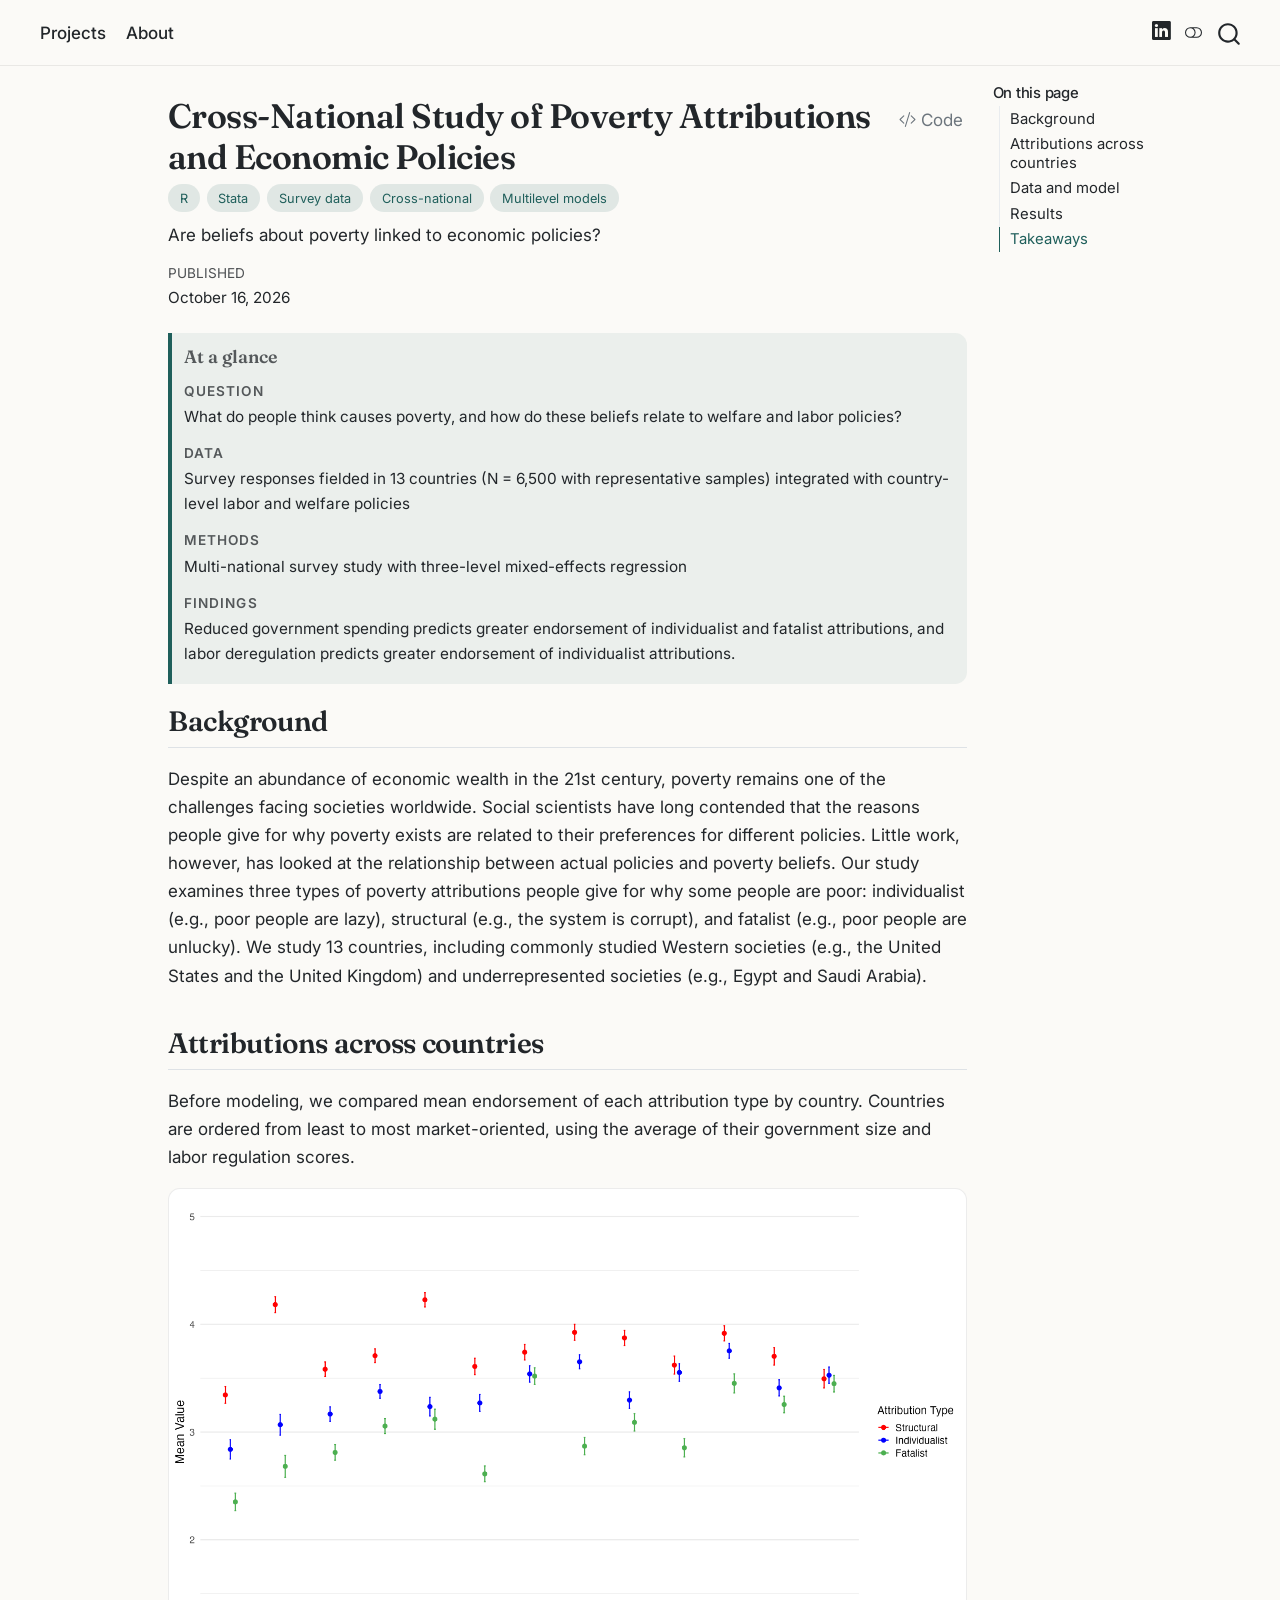
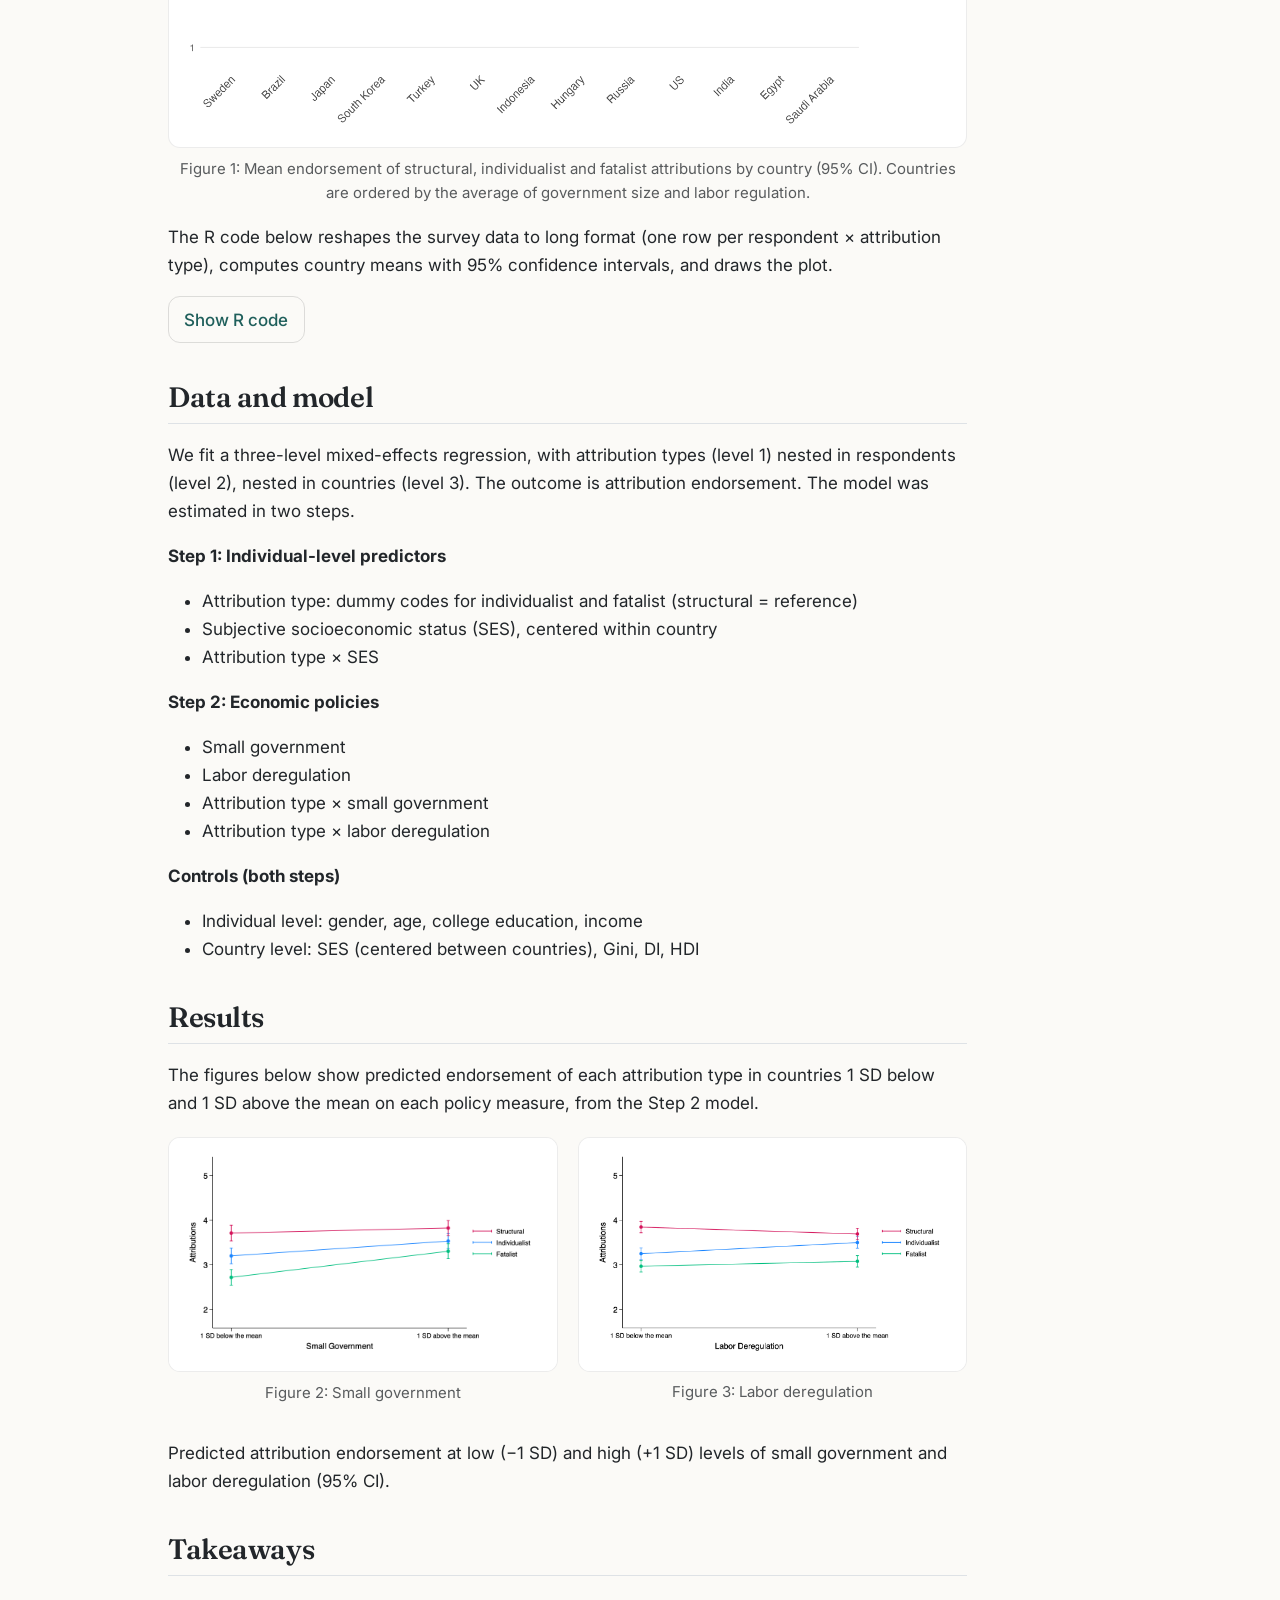
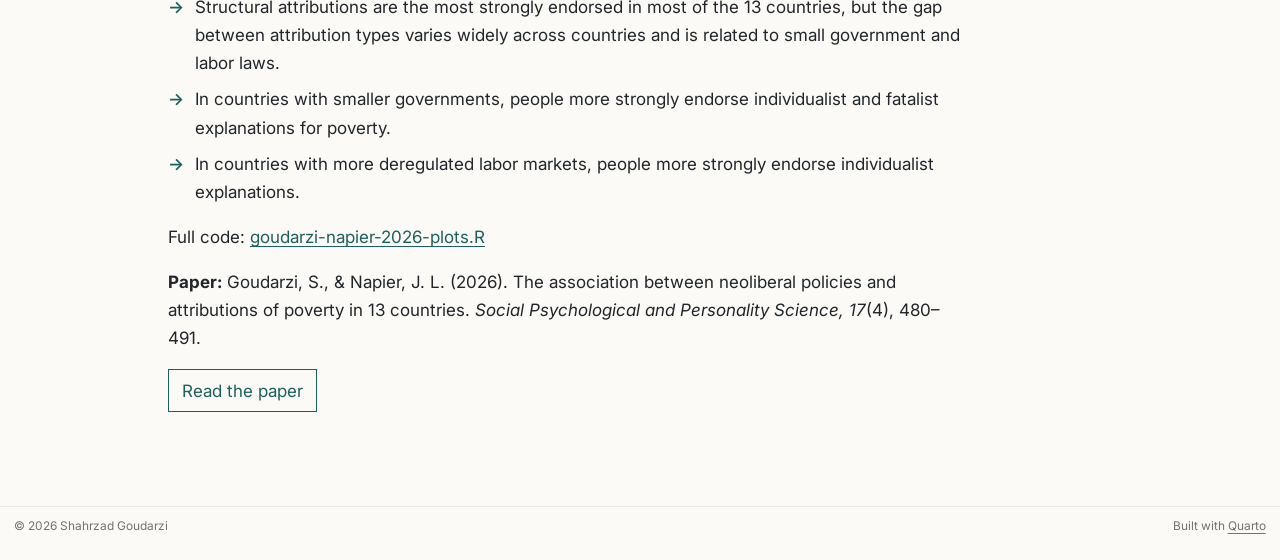
<file: docs/projects/poverty-attributions/index.html>
<!DOCTYPE html>
<html xmlns="http://www.w3.org/1999/xhtml" lang="en" xml:lang="en"><head>

<meta charset="utf-8">
<meta name="generator" content="quarto-1.8.25">

<meta name="viewport" content="width=device-width, initial-scale=1.0, user-scalable=yes">

<meta name="dcterms.date" content="2026-10-16">
<meta name="description" content="Are beliefs about poverty linked to economic policies?">

<title>Cross-National Study of Poverty Attributions and Economic Policies – Research Portfolio</title>
<style>
code{white-space: pre-wrap;}
span.smallcaps{font-variant: small-caps;}
div.columns{display: flex; gap: min(4vw, 1.5em);}
div.column{flex: auto; overflow-x: auto;}
div.hanging-indent{margin-left: 1.5em; text-indent: -1.5em;}
ul.task-list{list-style: none;}
ul.task-list li input[type="checkbox"] {
  width: 0.8em;
  margin: 0 0.8em 0.2em -1em; /* quarto-specific, see https://github.com/quarto-dev/quarto-cli/issues/4556 */ 
  vertical-align: middle;
}
/* CSS for syntax highlighting */
html { -webkit-text-size-adjust: 100%; }
pre > code.sourceCode { white-space: pre; position: relative; }
pre > code.sourceCode > span { display: inline-block; line-height: 1.25; }
pre > code.sourceCode > span:empty { height: 1.2em; }
.sourceCode { overflow: visible; }
code.sourceCode > span { color: inherit; text-decoration: inherit; }
div.sourceCode { margin: 1em 0; }
pre.sourceCode { margin: 0; }
@media screen {
div.sourceCode { overflow: auto; }
}
@media print {
pre > code.sourceCode { white-space: pre-wrap; }
pre > code.sourceCode > span { text-indent: -5em; padding-left: 5em; }
}
pre.numberSource code
  { counter-reset: source-line 0; }
pre.numberSource code > span
  { position: relative; left: -4em; counter-increment: source-line; }
pre.numberSource code > span > a:first-child::before
  { content: counter(source-line);
    position: relative; left: -1em; text-align: right; vertical-align: baseline;
    border: none; display: inline-block;
    -webkit-touch-callout: none; -webkit-user-select: none;
    -khtml-user-select: none; -moz-user-select: none;
    -ms-user-select: none; user-select: none;
    padding: 0 4px; width: 4em;
  }
pre.numberSource { margin-left: 3em;  padding-left: 4px; }
div.sourceCode
  {   }
@media screen {
pre > code.sourceCode > span > a:first-child::before { text-decoration: underline; }
}
</style>


<script src="../../site_libs/quarto-nav/quarto-nav.js"></script>
<script src="../../site_libs/quarto-nav/headroom.min.js"></script>
<script src="../../site_libs/clipboard/clipboard.min.js"></script>
<script src="../../site_libs/quarto-search/autocomplete.umd.js"></script>
<script src="../../site_libs/quarto-search/fuse.min.js"></script>
<script src="../../site_libs/quarto-search/quarto-search.js"></script>
<meta name="quarto:offset" content="../../">
<script src="../../site_libs/quarto-html/quarto.js" type="module"></script>
<script src="../../site_libs/quarto-html/tabsets/tabsets.js" type="module"></script>
<script src="../../site_libs/quarto-html/axe/axe-check.js" type="module"></script>
<script src="../../site_libs/quarto-html/popper.min.js"></script>
<script src="../../site_libs/quarto-html/tippy.umd.min.js"></script>
<script src="../../site_libs/quarto-html/anchor.min.js"></script>
<link href="../../site_libs/quarto-html/tippy.css" rel="stylesheet">
<link href="../../site_libs/quarto-html/quarto-syntax-highlighting-72795f01abb34d8e57a7d9c1c9f85104.css" rel="stylesheet" class="quarto-color-scheme" id="quarto-text-highlighting-styles">
<link href="../../site_libs/quarto-html/quarto-syntax-highlighting-dark-03a037434055b3cd4d751b45345d81f0.css" rel="stylesheet" class="quarto-color-scheme quarto-color-alternate" id="quarto-text-highlighting-styles">
<link href="../../site_libs/quarto-html/quarto-syntax-highlighting-72795f01abb34d8e57a7d9c1c9f85104.css" rel="stylesheet" class="quarto-color-scheme-extra" id="quarto-text-highlighting-styles">
<script src="../../site_libs/bootstrap/bootstrap.min.js"></script>
<link href="../../site_libs/bootstrap/bootstrap-icons.css" rel="stylesheet">
<link href="../../site_libs/bootstrap/bootstrap-1d39b10112cfff2b738a80f791bb6cfe.min.css" rel="stylesheet" append-hash="true" class="quarto-color-scheme" id="quarto-bootstrap" data-mode="light">
<link href="../../site_libs/bootstrap/bootstrap-dark-f3c2b58b19bad317ebb081ee0ac6d51e.min.css" rel="stylesheet" append-hash="true" class="quarto-color-scheme quarto-color-alternate" id="quarto-bootstrap" data-mode="dark">
<link href="../../site_libs/bootstrap/bootstrap-1d39b10112cfff2b738a80f791bb6cfe.min.css" rel="stylesheet" append-hash="true" class="quarto-color-scheme-extra" id="quarto-bootstrap" data-mode="light">
<script id="quarto-search-options" type="application/json">{
  "location": "navbar",
  "copy-button": false,
  "collapse-after": 3,
  "panel-placement": "end",
  "type": "overlay",
  "limit": 50,
  "keyboard-shortcut": [
    "f",
    "/",
    "s"
  ],
  "show-item-context": false,
  "language": {
    "search-no-results-text": "No results",
    "search-matching-documents-text": "matching documents",
    "search-copy-link-title": "Copy link to search",
    "search-hide-matches-text": "Hide additional matches",
    "search-more-match-text": "more match in this document",
    "search-more-matches-text": "more matches in this document",
    "search-clear-button-title": "Clear",
    "search-text-placeholder": "",
    "search-detached-cancel-button-title": "Cancel",
    "search-submit-button-title": "Submit",
    "search-label": "Search"
  }
}</script>


<link rel="stylesheet" href="../../styles.css">
</head>

<body class="nav-fixed quarto-light"><script id="quarto-html-before-body" type="application/javascript">
    const toggleBodyColorMode = (bsSheetEl) => {
      const mode = bsSheetEl.getAttribute("data-mode");
      const bodyEl = window.document.querySelector("body");
      if (mode === "dark") {
        bodyEl.classList.add("quarto-dark");
        bodyEl.classList.remove("quarto-light");
      } else {
        bodyEl.classList.add("quarto-light");
        bodyEl.classList.remove("quarto-dark");
      }
    }
    const toggleBodyColorPrimary = () => {
      const bsSheetEl = window.document.querySelector("link#quarto-bootstrap:not([rel=disabled-stylesheet])");
      if (bsSheetEl) {
        toggleBodyColorMode(bsSheetEl);
      }
    }
    const setColorSchemeToggle = (alternate) => {
      const toggles = window.document.querySelectorAll('.quarto-color-scheme-toggle');
      for (let i=0; i < toggles.length; i++) {
        const toggle = toggles[i];
        if (toggle) {
          if (alternate) {
            toggle.classList.add("alternate");
          } else {
            toggle.classList.remove("alternate");
          }
        }
      }
    };
    const toggleColorMode = (alternate) => {
      // Switch the stylesheets
      const primaryStylesheets = window.document.querySelectorAll('link.quarto-color-scheme:not(.quarto-color-alternate)');
      const alternateStylesheets = window.document.querySelectorAll('link.quarto-color-scheme.quarto-color-alternate');
      manageTransitions('#quarto-margin-sidebar .nav-link', false);
      if (alternate) {
        // note: dark is layered on light, we don't disable primary!
        enableStylesheet(alternateStylesheets);
        for (const sheetNode of alternateStylesheets) {
          if (sheetNode.id === "quarto-bootstrap") {
            toggleBodyColorMode(sheetNode);
          }
        }
      } else {
        disableStylesheet(alternateStylesheets);
        enableStylesheet(primaryStylesheets)
        toggleBodyColorPrimary();
      }
      manageTransitions('#quarto-margin-sidebar .nav-link', true);
      // Switch the toggles
      setColorSchemeToggle(alternate)
      // Hack to workaround the fact that safari doesn't
      // properly recolor the scrollbar when toggling (#1455)
      if (navigator.userAgent.indexOf('Safari') > 0 && navigator.userAgent.indexOf('Chrome') == -1) {
        manageTransitions("body", false);
        window.scrollTo(0, 1);
        setTimeout(() => {
          window.scrollTo(0, 0);
          manageTransitions("body", true);
        }, 40);
      }
    }
    const disableStylesheet = (stylesheets) => {
      for (let i=0; i < stylesheets.length; i++) {
        const stylesheet = stylesheets[i];
        stylesheet.rel = 'disabled-stylesheet';
      }
    }
    const enableStylesheet = (stylesheets) => {
      for (let i=0; i < stylesheets.length; i++) {
        const stylesheet = stylesheets[i];
        if(stylesheet.rel !== 'stylesheet') { // for Chrome, which will still FOUC without this check
          stylesheet.rel = 'stylesheet';
        }
      }
    }
    const manageTransitions = (selector, allowTransitions) => {
      const els = window.document.querySelectorAll(selector);
      for (let i=0; i < els.length; i++) {
        const el = els[i];
        if (allowTransitions) {
          el.classList.remove('notransition');
        } else {
          el.classList.add('notransition');
        }
      }
    }
    const isFileUrl = () => {
      return window.location.protocol === 'file:';
    }
    const hasAlternateSentinel = () => {
      let styleSentinel = getColorSchemeSentinel();
      if (styleSentinel !== null) {
        return styleSentinel === "alternate";
      } else {
        return false;
      }
    }
    const setStyleSentinel = (alternate) => {
      const value = alternate ? "alternate" : "default";
      if (!isFileUrl()) {
        window.localStorage.setItem("quarto-color-scheme", value);
      } else {
        localAlternateSentinel = value;
      }
    }
    const getColorSchemeSentinel = () => {
      if (!isFileUrl()) {
        const storageValue = window.localStorage.getItem("quarto-color-scheme");
        return storageValue != null ? storageValue : localAlternateSentinel;
      } else {
        return localAlternateSentinel;
      }
    }
    const toggleGiscusIfUsed = (isAlternate, darkModeDefault) => {
      const baseTheme = document.querySelector('#giscus-base-theme')?.value ?? 'light';
      const alternateTheme = document.querySelector('#giscus-alt-theme')?.value ?? 'dark';
      let newTheme = '';
      if(authorPrefersDark) {
        newTheme = isAlternate ? baseTheme : alternateTheme;
      } else {
        newTheme = isAlternate ? alternateTheme : baseTheme;
      }
      const changeGiscusTheme = () => {
        // From: https://github.com/giscus/giscus/issues/336
        const sendMessage = (message) => {
          const iframe = document.querySelector('iframe.giscus-frame');
          if (!iframe) return;
          iframe.contentWindow.postMessage({ giscus: message }, 'https://giscus.app');
        }
        sendMessage({
          setConfig: {
            theme: newTheme
          }
        });
      }
      const isGiscussLoaded = window.document.querySelector('iframe.giscus-frame') !== null;
      if (isGiscussLoaded) {
        changeGiscusTheme();
      }
    };
    const authorPrefersDark = false;
    const darkModeDefault = authorPrefersDark;
      document.querySelector('link#quarto-text-highlighting-styles.quarto-color-scheme-extra').rel = 'disabled-stylesheet';
      document.querySelector('link#quarto-bootstrap.quarto-color-scheme-extra').rel = 'disabled-stylesheet';
    let localAlternateSentinel = darkModeDefault ? 'alternate' : 'default';
    // Dark / light mode switch
    window.quartoToggleColorScheme = () => {
      // Read the current dark / light value
      let toAlternate = !hasAlternateSentinel();
      toggleColorMode(toAlternate);
      setStyleSentinel(toAlternate);
      toggleGiscusIfUsed(toAlternate, darkModeDefault);
      window.dispatchEvent(new Event('resize'));
    };
    // Switch to dark mode if need be
    if (hasAlternateSentinel()) {
      toggleColorMode(true);
    } else {
      toggleColorMode(false);
    }
  </script>

<div id="quarto-search-results"></div>
  <header id="quarto-header" class="headroom fixed-top">
    <nav class="navbar navbar-expand-lg " data-bs-theme="dark">
      <div class="navbar-container container-fluid">
      <div class="navbar-brand-container mx-auto">
    <a href="../../index.html" class="navbar-brand navbar-brand-logo">
    </a>
    <a class="navbar-brand" href="../../index.html">
    <span class="navbar-title">Research Portfolio</span>
    </a>
  </div>
            <div id="quarto-search" class="" title="Search"></div>
          <button class="navbar-toggler" type="button" data-bs-toggle="collapse" data-bs-target="#navbarCollapse" aria-controls="navbarCollapse" role="menu" aria-expanded="false" aria-label="Toggle navigation" onclick="if (window.quartoToggleHeadroom) { window.quartoToggleHeadroom(); }">
  <span class="navbar-toggler-icon"></span>
</button>
          <div class="collapse navbar-collapse" id="navbarCollapse">
            <ul class="navbar-nav navbar-nav-scroll me-auto">
  <li class="nav-item">
    <a class="nav-link" href="../../index.html"> 
<span class="menu-text">Projects</span></a>
  </li>  
  <li class="nav-item">
    <a class="nav-link" href="../../about.html"> 
<span class="menu-text">About</span></a>
  </li>  
</ul>
            <ul class="navbar-nav navbar-nav-scroll ms-auto">
  <li class="nav-item compact">
    <a class="nav-link" href="https://www.linkedin.com/in/shahrzad-goudarzi-900b2392"> <i class="bi bi-linkedin" role="img">
</i> 
<span class="menu-text"></span></a>
  </li>  
</ul>
          </div> <!-- /navcollapse -->
            <div class="quarto-navbar-tools">
  <a href="" class="quarto-color-scheme-toggle quarto-navigation-tool  px-1" onclick="window.quartoToggleColorScheme(); return false;" title="Toggle dark mode"><i class="bi"></i></a>
</div>
      </div> <!-- /container-fluid -->
    </nav>
</header>
<!-- content -->
<div id="quarto-content" class="quarto-container page-columns page-rows-contents page-layout-article page-navbar">
<!-- sidebar -->
<!-- margin-sidebar -->
    <div id="quarto-margin-sidebar" class="sidebar margin-sidebar">
        <nav id="TOC" role="doc-toc" class="toc-active">
    <h2 id="toc-title">On this page</h2>
   
  <ul>
  <li><a href="#background" id="toc-background" class="nav-link active" data-scroll-target="#background">Background</a></li>
  <li><a href="#attributions-across-countries" id="toc-attributions-across-countries" class="nav-link" data-scroll-target="#attributions-across-countries">Attributions across countries</a></li>
  <li><a href="#data-and-model" id="toc-data-and-model" class="nav-link" data-scroll-target="#data-and-model">Data and model</a></li>
  <li><a href="#results" id="toc-results" class="nav-link" data-scroll-target="#results">Results</a></li>
  <li><a href="#takeaways" id="toc-takeaways" class="nav-link" data-scroll-target="#takeaways">Takeaways</a></li>
  </ul>
</nav>
    </div>
<!-- main -->
<main class="content" id="quarto-document-content">


<header id="title-block-header" class="quarto-title-block default">
<div class="quarto-title">
<div class="quarto-title-block"><div><h1 class="title">Cross-National Study of Poverty Attributions and Economic Policies</h1><button type="button" class="btn code-tools-button" id="quarto-code-tools-source"><i class="bi"></i> Code</button></div></div>
  <div class="quarto-categories">
    <div class="quarto-category">R</div>
    <div class="quarto-category">Stata</div>
    <div class="quarto-category">Survey data</div>
    <div class="quarto-category">Cross-national</div>
    <div class="quarto-category">Multilevel models</div>
  </div>
  </div>

<div>
  <div class="description">
    Are beliefs about poverty linked to economic policies?
  </div>
</div>


<div class="quarto-title-meta">

    
    <div>
    <div class="quarto-title-meta-heading">Published</div>
    <div class="quarto-title-meta-contents">
      <p class="date">October 16, 2026</p>
    </div>
  </div>
  
    
  </div>
  


</header>


<div class="summary callout callout-style-simple callout-note no-icon callout-titled">
<div class="callout-header d-flex align-content-center">
<div class="callout-icon-container">
<i class="callout-icon no-icon"></i>
</div>
<div class="callout-title-container flex-fill">
<span class="screen-reader-only">Note</span>At a glance
</div>
</div>
<div class="callout-body-container callout-body">
<div class="summary-grid">
<dl>
<dt>Question</dt>
<dd>
What do people think causes poverty, and how do these beliefs relate to welfare and labor policies?
</dd>
<dt>Data</dt>
<dd>
Survey responses fielded in 13 countries (N = 6,500 with representative samples) integrated with country-level labor and welfare policies
</dd>
<dt>Methods</dt>
<dd>
Multi-national survey study with three-level mixed-effects regression
</dd>
<dt>Findings</dt>
<dd>
Reduced government spending predicts greater endorsement of individualist and fatalist attributions, and labor deregulation predicts greater endorsement of individualist attributions.
</dd>
</dl>
</div>
</div>
</div>
<section id="background" class="level2">
<h2 class="anchored" data-anchor-id="background">Background</h2>
<p>Despite an abundance of economic wealth in the 21st century, poverty remains one of the challenges facing societies worldwide. Social scientists have long contended that the reasons people give for why poverty exists are related to their preferences for different policies. Little work, however, has looked at the relationship between actual policies and poverty beliefs. Our study examines three types of poverty attributions people give for why some people are poor: individualist (e.g., poor people are lazy), structural (e.g., the system is corrupt), and fatalist (e.g., poor people are unlucky). We study 13 countries, including commonly studied Western societies (e.g., the United States and the United Kingdom) and underrepresented societies (e.g., Egypt and Saudi Arabia).</p>
</section>
<section id="attributions-across-countries" class="level2">
<h2 class="anchored" data-anchor-id="attributions-across-countries">Attributions across countries</h2>
<p>Before modeling, we compared mean endorsement of each attribution type by country. Countries are ordered from least to most market-oriented, using the average of their government size and labor regulation scores.</p>
<div id="fig-countries" class="quarto-float quarto-figure quarto-figure-center anchored">
<figure class="quarto-float quarto-float-fig figure">
<div aria-describedby="fig-countries-caption-0ceaefa1-69ba-4598-a22c-09a6ac19f8ca">
<img src="fig1.png" class="img-fluid figure-img">
</div>
<figcaption class="quarto-float-caption-bottom quarto-float-caption quarto-float-fig" id="fig-countries-caption-0ceaefa1-69ba-4598-a22c-09a6ac19f8ca">
Figure&nbsp;1: Mean endorsement of structural, individualist and fatalist attributions by country (95% CI). Countries are ordered by the average of government size and labor regulation.
</figcaption>
</figure>
</div>
<p>The R code below reshapes the survey data to long format (one row per respondent × attribution type), computes country means with 95% confidence intervals, and draws the plot.</p>
<details class="code-details">
<summary>
Show R code
</summary>
<div class="code-copy-outer-scaffold"><div class="sourceCode" id="cb1"><pre class="sourceCode r code-with-copy"><code class="sourceCode r"><span id="cb1-1"><a href="#cb1-1" aria-hidden="true" tabindex="-1"></a><span class="fu">library</span>(tidyverse)</span>
<span id="cb1-2"><a href="#cb1-2" aria-hidden="true" tabindex="-1"></a><span class="fu">library</span>(haven)</span>
<span id="cb1-3"><a href="#cb1-3" aria-hidden="true" tabindex="-1"></a><span class="fu">library</span>(reshape2)</span>
<span id="cb1-4"><a href="#cb1-4" aria-hidden="true" tabindex="-1"></a></span>
<span id="cb1-5"><a href="#cb1-5" aria-hidden="true" tabindex="-1"></a>df1 <span class="ot">&lt;-</span> <span class="fu">read_dta</span>(<span class="st">"Goudarzi&amp;Napier_2025_full.dta"</span>)</span>
<span id="cb1-6"><a href="#cb1-6" aria-hidden="true" tabindex="-1"></a></span>
<span id="cb1-7"><a href="#cb1-7" aria-hidden="true" tabindex="-1"></a><span class="co"># Long format: one row per respondent x attribution type</span></span>
<span id="cb1-8"><a href="#cb1-8" aria-hidden="true" tabindex="-1"></a>df_att_poverty <span class="ot">&lt;-</span> <span class="fu">subset</span>(df1, <span class="at">select =</span> <span class="fu">c</span>(<span class="st">"country"</span>, <span class="st">"respondent_serial"</span>,</span>
<span id="cb1-9"><a href="#cb1-9" aria-hidden="true" tabindex="-1"></a>                                         <span class="st">"ind4"</span>, <span class="st">"struct4"</span>, <span class="st">"fate3"</span>,</span>
<span id="cb1-10"><a href="#cb1-10" aria-hidden="true" tabindex="-1"></a>                                         <span class="st">"gov_size"</span>, <span class="st">"labor_reg"</span>))</span>
<span id="cb1-11"><a href="#cb1-11" aria-hidden="true" tabindex="-1"></a>df_att_poverty_long <span class="ot">&lt;-</span> <span class="fu">melt</span>(df_att_poverty,</span>
<span id="cb1-12"><a href="#cb1-12" aria-hidden="true" tabindex="-1"></a>                            <span class="at">id =</span> <span class="fu">c</span>(<span class="st">"country"</span>, <span class="st">"respondent_serial"</span>,</span>
<span id="cb1-13"><a href="#cb1-13" aria-hidden="true" tabindex="-1"></a>                                   <span class="st">"gov_size"</span>, <span class="st">"labor_reg"</span>))</span>
<span id="cb1-14"><a href="#cb1-14" aria-hidden="true" tabindex="-1"></a><span class="fu">colnames</span>(df_att_poverty_long)[<span class="fu">colnames</span>(df_att_poverty_long) <span class="sc">==</span> <span class="st">"variable"</span>] <span class="ot">&lt;-</span> <span class="st">"att_type"</span></span>
<span id="cb1-15"><a href="#cb1-15" aria-hidden="true" tabindex="-1"></a>df_att_poverty_filtered <span class="ot">&lt;-</span> df_att_poverty_long <span class="sc">%&gt;%</span> <span class="fu">filter</span>(<span class="sc">!</span><span class="fu">is.na</span>(value))</span>
<span id="cb1-16"><a href="#cb1-16" aria-hidden="true" tabindex="-1"></a></span>
<span id="cb1-17"><a href="#cb1-17" aria-hidden="true" tabindex="-1"></a><span class="co"># Country means with 95% confidence intervals</span></span>
<span id="cb1-18"><a href="#cb1-18" aria-hidden="true" tabindex="-1"></a>summary_data <span class="ot">&lt;-</span> df_att_poverty_filtered <span class="sc">%&gt;%</span></span>
<span id="cb1-19"><a href="#cb1-19" aria-hidden="true" tabindex="-1"></a>  <span class="fu">group_by</span>(country, att_type) <span class="sc">%&gt;%</span></span>
<span id="cb1-20"><a href="#cb1-20" aria-hidden="true" tabindex="-1"></a>  <span class="fu">summarise</span>(</span>
<span id="cb1-21"><a href="#cb1-21" aria-hidden="true" tabindex="-1"></a>    <span class="at">mean_value =</span> <span class="fu">mean</span>(value),</span>
<span id="cb1-22"><a href="#cb1-22" aria-hidden="true" tabindex="-1"></a>    <span class="at">ci_lower   =</span> mean_value <span class="sc">-</span> <span class="fu">qt</span>(<span class="fl">0.975</span>, <span class="fu">n</span>()) <span class="sc">*</span> <span class="fu">sd</span>(value) <span class="sc">/</span> <span class="fu">sqrt</span>(<span class="fu">n</span>()),</span>
<span id="cb1-23"><a href="#cb1-23" aria-hidden="true" tabindex="-1"></a>    <span class="at">ci_upper   =</span> mean_value <span class="sc">+</span> <span class="fu">qt</span>(<span class="fl">0.975</span>, <span class="fu">n</span>()) <span class="sc">*</span> <span class="fu">sd</span>(value) <span class="sc">/</span> <span class="fu">sqrt</span>(<span class="fu">n</span>()),</span>
<span id="cb1-24"><a href="#cb1-24" aria-hidden="true" tabindex="-1"></a>    <span class="at">.groups =</span> <span class="st">"drop"</span></span>
<span id="cb1-25"><a href="#cb1-25" aria-hidden="true" tabindex="-1"></a>  )</span>
<span id="cb1-26"><a href="#cb1-26" aria-hidden="true" tabindex="-1"></a></span>
<span id="cb1-27"><a href="#cb1-27" aria-hidden="true" tabindex="-1"></a><span class="co"># Order countries by the average of government size and labor regulation</span></span>
<span id="cb1-28"><a href="#cb1-28" aria-hidden="true" tabindex="-1"></a>order <span class="ot">&lt;-</span> <span class="fu">c</span>(<span class="st">"Sweden"</span>, <span class="st">"Brazil"</span>, <span class="st">"Japan"</span>, <span class="st">"South Korea"</span>, <span class="st">"Turkey"</span>, <span class="st">"UK"</span>, <span class="st">"Indonesia"</span>,</span>
<span id="cb1-29"><a href="#cb1-29" aria-hidden="true" tabindex="-1"></a>           <span class="st">"Hungary"</span>, <span class="st">"Russia"</span>, <span class="st">"US"</span>, <span class="st">"India"</span>, <span class="st">"Egypt"</span>, <span class="st">"Saudi Arabia"</span>)</span>
<span id="cb1-30"><a href="#cb1-30" aria-hidden="true" tabindex="-1"></a>country_mapping <span class="ot">&lt;-</span> <span class="fu">c</span>(<span class="st">"Brazil"</span>, <span class="st">"Egypt"</span>, <span class="st">"Hungary"</span>, <span class="st">"India"</span>, <span class="st">"Indonesia"</span>, <span class="st">"Japan"</span>,</span>
<span id="cb1-31"><a href="#cb1-31" aria-hidden="true" tabindex="-1"></a>                     <span class="st">"Russia"</span>, <span class="st">"Saudi Arabia"</span>, <span class="st">"South Korea"</span>, <span class="st">"Sweden"</span>, <span class="st">"Turkey"</span>,</span>
<span id="cb1-32"><a href="#cb1-32" aria-hidden="true" tabindex="-1"></a>                     <span class="st">"UK"</span>, <span class="st">"US"</span>)</span>
<span id="cb1-33"><a href="#cb1-33" aria-hidden="true" tabindex="-1"></a>summary_data<span class="sc">$</span>country  <span class="ot">&lt;-</span> <span class="fu">factor</span>(country_mapping[summary_data<span class="sc">$</span>country], <span class="at">levels =</span> order)</span>
<span id="cb1-34"><a href="#cb1-34" aria-hidden="true" tabindex="-1"></a>summary_data<span class="sc">$</span>att_type <span class="ot">&lt;-</span> <span class="fu">factor</span>(summary_data<span class="sc">$</span>att_type,</span>
<span id="cb1-35"><a href="#cb1-35" aria-hidden="true" tabindex="-1"></a>                                <span class="at">levels =</span> <span class="fu">c</span>(<span class="st">"struct4"</span>, <span class="st">"ind4"</span>, <span class="st">"fate3"</span>))</span>
<span id="cb1-36"><a href="#cb1-36" aria-hidden="true" tabindex="-1"></a></span>
<span id="cb1-37"><a href="#cb1-37" aria-hidden="true" tabindex="-1"></a><span class="co"># Plot</span></span>
<span id="cb1-38"><a href="#cb1-38" aria-hidden="true" tabindex="-1"></a>figure1 <span class="ot">&lt;-</span> <span class="fu">ggplot</span>(summary_data,</span>
<span id="cb1-39"><a href="#cb1-39" aria-hidden="true" tabindex="-1"></a>                  <span class="fu">aes</span>(<span class="at">x =</span> country, <span class="at">y =</span> mean_value, <span class="at">color =</span> att_type,</span>
<span id="cb1-40"><a href="#cb1-40" aria-hidden="true" tabindex="-1"></a>                      <span class="at">group =</span> <span class="fu">interaction</span>(country, att_type))) <span class="sc">+</span></span>
<span id="cb1-41"><a href="#cb1-41" aria-hidden="true" tabindex="-1"></a>  <span class="fu">geom_point</span>(<span class="at">position =</span> <span class="fu">position_dodge</span>(<span class="at">width =</span> <span class="fl">0.3</span>)) <span class="sc">+</span></span>
<span id="cb1-42"><a href="#cb1-42" aria-hidden="true" tabindex="-1"></a>  <span class="fu">geom_errorbar</span>(<span class="fu">aes</span>(<span class="at">ymin =</span> ci_lower, <span class="at">ymax =</span> ci_upper), <span class="at">width =</span> <span class="fl">0.1</span>,</span>
<span id="cb1-43"><a href="#cb1-43" aria-hidden="true" tabindex="-1"></a>                <span class="at">position =</span> <span class="fu">position_dodge</span>(<span class="at">width =</span> <span class="fl">0.3</span>)) <span class="sc">+</span></span>
<span id="cb1-44"><a href="#cb1-44" aria-hidden="true" tabindex="-1"></a>  <span class="fu">labs</span>(<span class="at">x =</span> <span class="st">""</span>, <span class="at">y =</span> <span class="st">"Mean Value"</span>, <span class="at">color =</span> <span class="st">"Attribution Type"</span>) <span class="sc">+</span></span>
<span id="cb1-45"><a href="#cb1-45" aria-hidden="true" tabindex="-1"></a>  <span class="fu">scale_color_manual</span>(<span class="at">values =</span> <span class="fu">c</span>(<span class="st">"red"</span>, <span class="st">"blue"</span>, <span class="st">"#4CAF50"</span>),</span>
<span id="cb1-46"><a href="#cb1-46" aria-hidden="true" tabindex="-1"></a>                     <span class="at">labels =</span> <span class="fu">c</span>(<span class="st">"Structural"</span>, <span class="st">"Individualist"</span>, <span class="st">"Fatalist"</span>)) <span class="sc">+</span></span>
<span id="cb1-47"><a href="#cb1-47" aria-hidden="true" tabindex="-1"></a>  <span class="fu">scale_y_continuous</span>(<span class="at">limits =</span> <span class="fu">c</span>(<span class="dv">1</span>, <span class="dv">5</span>)) <span class="sc">+</span></span>
<span id="cb1-48"><a href="#cb1-48" aria-hidden="true" tabindex="-1"></a>  <span class="fu">theme_minimal</span>() <span class="sc">+</span></span>
<span id="cb1-49"><a href="#cb1-49" aria-hidden="true" tabindex="-1"></a>  <span class="fu">theme</span>(<span class="at">axis.text.x =</span> <span class="fu">element_text</span>(<span class="at">angle =</span> <span class="dv">45</span>, <span class="at">hjust =</span> <span class="dv">1</span>, <span class="at">size =</span> <span class="dv">10</span>),</span>
<span id="cb1-50"><a href="#cb1-50" aria-hidden="true" tabindex="-1"></a>        <span class="at">panel.grid.major.x =</span> <span class="fu">element_blank</span>())</span>
<span id="cb1-51"><a href="#cb1-51" aria-hidden="true" tabindex="-1"></a></span>
<span id="cb1-52"><a href="#cb1-52" aria-hidden="true" tabindex="-1"></a><span class="fu">ggsave</span>(<span class="st">"figure1_lineplot.png"</span>, <span class="at">plot =</span> figure1,</span>
<span id="cb1-53"><a href="#cb1-53" aria-hidden="true" tabindex="-1"></a>       <span class="at">width =</span> <span class="dv">10</span>, <span class="at">height =</span> <span class="dv">7</span>, <span class="at">units =</span> <span class="st">"in"</span>, <span class="at">dpi =</span> <span class="dv">300</span>)</span></code></pre></div><button title="Copy to Clipboard" class="code-copy-button"><i class="bi"></i></button></div>
</details>
</section>
<section id="data-and-model" class="level2">
<h2 class="anchored" data-anchor-id="data-and-model">Data and model</h2>
<p>We fit a three-level mixed-effects regression, with attribution types (level 1) nested in respondents (level 2), nested in countries (level 3). The outcome is attribution endorsement. The model was estimated in two steps.</p>
<p><strong>Step 1: Individual-level predictors</strong></p>
<ul>
<li>Attribution type: dummy codes for individualist and fatalist (structural = reference)</li>
<li>Subjective socioeconomic status (SES), centered within country</li>
<li>Attribution type × SES</li>
</ul>
<p><strong>Step 2: Economic policies</strong></p>
<ul>
<li>Small government</li>
<li>Labor deregulation</li>
<li>Attribution type × small government</li>
<li>Attribution type × labor deregulation</li>
</ul>
<p><strong>Controls (both steps)</strong></p>
<ul>
<li>Individual level: gender, age, college education, income</li>
<li>Country level: SES (centered between countries), Gini, DI, HDI</li>
</ul>
<!-- Add your Stata model code here when ready, e.g.:

```stata
mixed endorsement i.att_type##c.small_gov i.att_type##c.labor_dereg ... || country: || respondent_serial:
margins att_type, at(small_gov = (-1 1))
marginsplot
```
-->
</section>
<section id="results" class="level2">
<h2 class="anchored" data-anchor-id="results">Results</h2>
<p>The figures below show predicted endorsement of each attribution type in countries 1 SD below and 1 SD above the mean on each policy measure, from the Step 2 model.</p>
<div class="quarto-layout-panel" data-layout-ncol="2">
<div class="quarto-layout-row">
<div class="quarto-layout-cell" style="flex-basis: 50.0%;justify-content: flex-start;">
<div id="fig-gov" class="quarto-float quarto-figure quarto-figure-center anchored">
<figure class="quarto-float quarto-float-fig figure">
<div aria-describedby="fig-gov-caption-0ceaefa1-69ba-4598-a22c-09a6ac19f8ca">
<img src="fig2.png" class="img-fluid figure-img">
</div>
<figcaption class="quarto-float-caption-bottom quarto-float-caption quarto-float-fig" id="fig-gov-caption-0ceaefa1-69ba-4598-a22c-09a6ac19f8ca">
Figure&nbsp;2: Small government
</figcaption>
</figure>
</div>
</div>
<div class="quarto-layout-cell" style="flex-basis: 50.0%;justify-content: flex-start;">
<div id="fig-labor" class="quarto-float quarto-figure quarto-figure-center anchored">
<figure class="quarto-float quarto-float-fig figure">
<div aria-describedby="fig-labor-caption-0ceaefa1-69ba-4598-a22c-09a6ac19f8ca">
<img src="fig3.png" class="img-fluid figure-img">
</div>
<figcaption class="quarto-float-caption-bottom quarto-float-caption quarto-float-fig" id="fig-labor-caption-0ceaefa1-69ba-4598-a22c-09a6ac19f8ca">
Figure&nbsp;3: Labor deregulation
</figcaption>
</figure>
</div>
</div>
</div>
</div>
<p>Predicted attribution endorsement at low (−1 SD) and high (+1 SD) levels of small government and labor deregulation (95% CI).</p>
</section>
<section id="takeaways" class="level2">
<h2 class="anchored" data-anchor-id="takeaways">Takeaways</h2>
<div class="takeaways">
<ul>
<li>Structural attributions are the most strongly endorsed in most of the 13 countries, but the gap between attribution types varies widely across countries and is related to small government and labor laws.</li>
<li>In countries with smaller governments, people more strongly endorse individualist and fatalist explanations for poverty.</li>
<li>In countries with more deregulated labor markets, people more strongly endorse individualist explanations.</li>
</ul>
</div>
<p>Full code: <a href="goudarzi-napier-2026-plots.R">goudarzi-napier-2026-plots.R</a></p>
<p><strong>Paper:</strong> Goudarzi, S., &amp; Napier, J. L. (2026). The association between neoliberal policies and attributions of poverty in 13 countries. <em>Social Psychological and Personality Science, 17</em>(4), 480–491.</p>
<p><a href="https://doi.org/10.1177/19485506251370805" class="btn btn-outline-primary">Read the paper</a></p>


<!-- -->

</section>

</main> <!-- /main -->
<script id="quarto-html-after-body" type="application/javascript">
  window.document.addEventListener("DOMContentLoaded", function (event) {
    // Ensure there is a toggle, if there isn't float one in the top right
    if (window.document.querySelector('.quarto-color-scheme-toggle') === null) {
      const a = window.document.createElement('a');
      a.classList.add('top-right');
      a.classList.add('quarto-color-scheme-toggle');
      a.href = "";
      a.onclick = function() { try { window.quartoToggleColorScheme(); } catch {} return false; };
      const i = window.document.createElement("i");
      i.classList.add('bi');
      a.appendChild(i);
      window.document.body.appendChild(a);
    }
    setColorSchemeToggle(hasAlternateSentinel())
    const icon = "";
    const anchorJS = new window.AnchorJS();
    anchorJS.options = {
      placement: 'right',
      icon: icon
    };
    anchorJS.add('.anchored');
    const isCodeAnnotation = (el) => {
      for (const clz of el.classList) {
        if (clz.startsWith('code-annotation-')) {                     
          return true;
        }
      }
      return false;
    }
    const onCopySuccess = function(e) {
      // button target
      const button = e.trigger;
      // don't keep focus
      button.blur();
      // flash "checked"
      button.classList.add('code-copy-button-checked');
      var currentTitle = button.getAttribute("title");
      button.setAttribute("title", "Copied!");
      let tooltip;
      if (window.bootstrap) {
        button.setAttribute("data-bs-toggle", "tooltip");
        button.setAttribute("data-bs-placement", "left");
        button.setAttribute("data-bs-title", "Copied!");
        tooltip = new bootstrap.Tooltip(button, 
          { trigger: "manual", 
            customClass: "code-copy-button-tooltip",
            offset: [0, -8]});
        tooltip.show();    
      }
      setTimeout(function() {
        if (tooltip) {
          tooltip.hide();
          button.removeAttribute("data-bs-title");
          button.removeAttribute("data-bs-toggle");
          button.removeAttribute("data-bs-placement");
        }
        button.setAttribute("title", currentTitle);
        button.classList.remove('code-copy-button-checked');
      }, 1000);
      // clear code selection
      e.clearSelection();
    }
    const getTextToCopy = function(trigger) {
      const outerScaffold = trigger.parentElement.cloneNode(true);
      const codeEl = outerScaffold.querySelector('code');
      for (const childEl of codeEl.children) {
        if (isCodeAnnotation(childEl)) {
          childEl.remove();
        }
      }
      return codeEl.innerText;
    }
    const clipboard = new window.ClipboardJS('.code-copy-button:not([data-in-quarto-modal])', {
      text: getTextToCopy
    });
    clipboard.on('success', onCopySuccess);
    if (window.document.getElementById('quarto-embedded-source-code-modal')) {
      const clipboardModal = new window.ClipboardJS('.code-copy-button[data-in-quarto-modal]', {
        text: getTextToCopy,
        container: window.document.getElementById('quarto-embedded-source-code-modal')
      });
      clipboardModal.on('success', onCopySuccess);
    }
    const viewSource = window.document.getElementById('quarto-view-source') ||
                       window.document.getElementById('quarto-code-tools-source');
    if (viewSource) {
      const sourceUrl = viewSource.getAttribute("data-quarto-source-url");
      viewSource.addEventListener("click", function(e) {
        if (sourceUrl) {
          // rstudio viewer pane
          if (/\bcapabilities=\b/.test(window.location)) {
            window.open(sourceUrl);
          } else {
            window.location.href = sourceUrl;
          }
        } else {
          const modal = new bootstrap.Modal(document.getElementById('quarto-embedded-source-code-modal'));
          modal.show();
        }
        return false;
      });
    }
    function toggleCodeHandler(show) {
      return function(e) {
        const detailsSrc = window.document.querySelectorAll(".cell > details > .sourceCode");
        for (let i=0; i<detailsSrc.length; i++) {
          const details = detailsSrc[i].parentElement;
          if (show) {
            details.open = true;
          } else {
            details.removeAttribute("open");
          }
        }
        const cellCodeDivs = window.document.querySelectorAll(".cell > .sourceCode");
        const fromCls = show ? "hidden" : "unhidden";
        const toCls = show ? "unhidden" : "hidden";
        for (let i=0; i<cellCodeDivs.length; i++) {
          const codeDiv = cellCodeDivs[i];
          if (codeDiv.classList.contains(fromCls)) {
            codeDiv.classList.remove(fromCls);
            codeDiv.classList.add(toCls);
          } 
        }
        return false;
      }
    }
    const hideAllCode = window.document.getElementById("quarto-hide-all-code");
    if (hideAllCode) {
      hideAllCode.addEventListener("click", toggleCodeHandler(false));
    }
    const showAllCode = window.document.getElementById("quarto-show-all-code");
    if (showAllCode) {
      showAllCode.addEventListener("click", toggleCodeHandler(true));
    }
      var localhostRegex = new RegExp(/^(?:http|https):\/\/localhost\:?[0-9]*\//);
      var mailtoRegex = new RegExp(/^mailto:/);
        var filterRegex = new RegExp("https:\/\/shahrzadgoudarzi\.github\.io");
      var isInternal = (href) => {
          return filterRegex.test(href) || localhostRegex.test(href) || mailtoRegex.test(href);
      }
      // Inspect non-navigation links and adorn them if external
     var links = window.document.querySelectorAll('a[href]:not(.nav-link):not(.navbar-brand):not(.toc-action):not(.sidebar-link):not(.sidebar-item-toggle):not(.pagination-link):not(.no-external):not([aria-hidden]):not(.dropdown-item):not(.quarto-navigation-tool):not(.about-link)');
      for (var i=0; i<links.length; i++) {
        const link = links[i];
        if (!isInternal(link.href)) {
          // undo the damage that might have been done by quarto-nav.js in the case of
          // links that we want to consider external
          if (link.dataset.originalHref !== undefined) {
            link.href = link.dataset.originalHref;
          }
        }
      }
    function tippyHover(el, contentFn, onTriggerFn, onUntriggerFn) {
      const config = {
        allowHTML: true,
        maxWidth: 500,
        delay: 100,
        arrow: false,
        appendTo: function(el) {
            return el.parentElement;
        },
        interactive: true,
        interactiveBorder: 10,
        theme: 'quarto',
        placement: 'bottom-start',
      };
      if (contentFn) {
        config.content = contentFn;
      }
      if (onTriggerFn) {
        config.onTrigger = onTriggerFn;
      }
      if (onUntriggerFn) {
        config.onUntrigger = onUntriggerFn;
      }
      window.tippy(el, config); 
    }
    const noterefs = window.document.querySelectorAll('a[role="doc-noteref"]');
    for (var i=0; i<noterefs.length; i++) {
      const ref = noterefs[i];
      tippyHover(ref, function() {
        // use id or data attribute instead here
        let href = ref.getAttribute('data-footnote-href') || ref.getAttribute('href');
        try { href = new URL(href).hash; } catch {}
        const id = href.replace(/^#\/?/, "");
        const note = window.document.getElementById(id);
        if (note) {
          return note.innerHTML;
        } else {
          return "";
        }
      });
    }
    const xrefs = window.document.querySelectorAll('a.quarto-xref');
    const processXRef = (id, note) => {
      // Strip column container classes
      const stripColumnClz = (el) => {
        el.classList.remove("page-full", "page-columns");
        if (el.children) {
          for (const child of el.children) {
            stripColumnClz(child);
          }
        }
      }
      stripColumnClz(note)
      if (id === null || id.startsWith('sec-')) {
        // Special case sections, only their first couple elements
        const container = document.createElement("div");
        if (note.children && note.children.length > 2) {
          container.appendChild(note.children[0].cloneNode(true));
          for (let i = 1; i < note.children.length; i++) {
            const child = note.children[i];
            if (child.tagName === "P" && child.innerText === "") {
              continue;
            } else {
              container.appendChild(child.cloneNode(true));
              break;
            }
          }
          if (window.Quarto?.typesetMath) {
            window.Quarto.typesetMath(container);
          }
          return container.innerHTML
        } else {
          if (window.Quarto?.typesetMath) {
            window.Quarto.typesetMath(note);
          }
          return note.innerHTML;
        }
      } else {
        // Remove any anchor links if they are present
        const anchorLink = note.querySelector('a.anchorjs-link');
        if (anchorLink) {
          anchorLink.remove();
        }
        if (window.Quarto?.typesetMath) {
          window.Quarto.typesetMath(note);
        }
        if (note.classList.contains("callout")) {
          return note.outerHTML;
        } else {
          return note.innerHTML;
        }
      }
    }
    for (var i=0; i<xrefs.length; i++) {
      const xref = xrefs[i];
      tippyHover(xref, undefined, function(instance) {
        instance.disable();
        let url = xref.getAttribute('href');
        let hash = undefined; 
        if (url.startsWith('#')) {
          hash = url;
        } else {
          try { hash = new URL(url).hash; } catch {}
        }
        if (hash) {
          const id = hash.replace(/^#\/?/, "");
          const note = window.document.getElementById(id);
          if (note !== null) {
            try {
              const html = processXRef(id, note.cloneNode(true));
              instance.setContent(html);
            } finally {
              instance.enable();
              instance.show();
            }
          } else {
            // See if we can fetch this
            fetch(url.split('#')[0])
            .then(res => res.text())
            .then(html => {
              const parser = new DOMParser();
              const htmlDoc = parser.parseFromString(html, "text/html");
              const note = htmlDoc.getElementById(id);
              if (note !== null) {
                const html = processXRef(id, note);
                instance.setContent(html);
              } 
            }).finally(() => {
              instance.enable();
              instance.show();
            });
          }
        } else {
          // See if we can fetch a full url (with no hash to target)
          // This is a special case and we should probably do some content thinning / targeting
          fetch(url)
          .then(res => res.text())
          .then(html => {
            const parser = new DOMParser();
            const htmlDoc = parser.parseFromString(html, "text/html");
            const note = htmlDoc.querySelector('main.content');
            if (note !== null) {
              // This should only happen for chapter cross references
              // (since there is no id in the URL)
              // remove the first header
              if (note.children.length > 0 && note.children[0].tagName === "HEADER") {
                note.children[0].remove();
              }
              const html = processXRef(null, note);
              instance.setContent(html);
            } 
          }).finally(() => {
            instance.enable();
            instance.show();
          });
        }
      }, function(instance) {
      });
    }
        let selectedAnnoteEl;
        const selectorForAnnotation = ( cell, annotation) => {
          let cellAttr = 'data-code-cell="' + cell + '"';
          let lineAttr = 'data-code-annotation="' +  annotation + '"';
          const selector = 'span[' + cellAttr + '][' + lineAttr + ']';
          return selector;
        }
        const selectCodeLines = (annoteEl) => {
          const doc = window.document;
          const targetCell = annoteEl.getAttribute("data-target-cell");
          const targetAnnotation = annoteEl.getAttribute("data-target-annotation");
          const annoteSpan = window.document.querySelector(selectorForAnnotation(targetCell, targetAnnotation));
          const lines = annoteSpan.getAttribute("data-code-lines").split(",");
          const lineIds = lines.map((line) => {
            return targetCell + "-" + line;
          })
          let top = null;
          let height = null;
          let parent = null;
          if (lineIds.length > 0) {
              //compute the position of the single el (top and bottom and make a div)
              const el = window.document.getElementById(lineIds[0]);
              top = el.offsetTop;
              height = el.offsetHeight;
              parent = el.parentElement.parentElement;
            if (lineIds.length > 1) {
              const lastEl = window.document.getElementById(lineIds[lineIds.length - 1]);
              const bottom = lastEl.offsetTop + lastEl.offsetHeight;
              height = bottom - top;
            }
            if (top !== null && height !== null && parent !== null) {
              // cook up a div (if necessary) and position it 
              let div = window.document.getElementById("code-annotation-line-highlight");
              if (div === null) {
                div = window.document.createElement("div");
                div.setAttribute("id", "code-annotation-line-highlight");
                div.style.position = 'absolute';
                parent.appendChild(div);
              }
              div.style.top = top - 2 + "px";
              div.style.height = height + 4 + "px";
              div.style.left = 0;
              let gutterDiv = window.document.getElementById("code-annotation-line-highlight-gutter");
              if (gutterDiv === null) {
                gutterDiv = window.document.createElement("div");
                gutterDiv.setAttribute("id", "code-annotation-line-highlight-gutter");
                gutterDiv.style.position = 'absolute';
                const codeCell = window.document.getElementById(targetCell);
                const gutter = codeCell.querySelector('.code-annotation-gutter');
                gutter.appendChild(gutterDiv);
              }
              gutterDiv.style.top = top - 2 + "px";
              gutterDiv.style.height = height + 4 + "px";
            }
            selectedAnnoteEl = annoteEl;
          }
        };
        const unselectCodeLines = () => {
          const elementsIds = ["code-annotation-line-highlight", "code-annotation-line-highlight-gutter"];
          elementsIds.forEach((elId) => {
            const div = window.document.getElementById(elId);
            if (div) {
              div.remove();
            }
          });
          selectedAnnoteEl = undefined;
        };
          // Handle positioning of the toggle
      window.addEventListener(
        "resize",
        throttle(() => {
          elRect = undefined;
          if (selectedAnnoteEl) {
            selectCodeLines(selectedAnnoteEl);
          }
        }, 10)
      );
      function throttle(fn, ms) {
      let throttle = false;
      let timer;
        return (...args) => {
          if(!throttle) { // first call gets through
              fn.apply(this, args);
              throttle = true;
          } else { // all the others get throttled
              if(timer) clearTimeout(timer); // cancel #2
              timer = setTimeout(() => {
                fn.apply(this, args);
                timer = throttle = false;
              }, ms);
          }
        };
      }
        // Attach click handler to the DT
        const annoteDls = window.document.querySelectorAll('dt[data-target-cell]');
        for (const annoteDlNode of annoteDls) {
          annoteDlNode.addEventListener('click', (event) => {
            const clickedEl = event.target;
            if (clickedEl !== selectedAnnoteEl) {
              unselectCodeLines();
              const activeEl = window.document.querySelector('dt[data-target-cell].code-annotation-active');
              if (activeEl) {
                activeEl.classList.remove('code-annotation-active');
              }
              selectCodeLines(clickedEl);
              clickedEl.classList.add('code-annotation-active');
            } else {
              // Unselect the line
              unselectCodeLines();
              clickedEl.classList.remove('code-annotation-active');
            }
          });
        }
    const findCites = (el) => {
      const parentEl = el.parentElement;
      if (parentEl) {
        const cites = parentEl.dataset.cites;
        if (cites) {
          return {
            el,
            cites: cites.split(' ')
          };
        } else {
          return findCites(el.parentElement)
        }
      } else {
        return undefined;
      }
    };
    var bibliorefs = window.document.querySelectorAll('a[role="doc-biblioref"]');
    for (var i=0; i<bibliorefs.length; i++) {
      const ref = bibliorefs[i];
      const citeInfo = findCites(ref);
      if (citeInfo) {
        tippyHover(citeInfo.el, function() {
          var popup = window.document.createElement('div');
          citeInfo.cites.forEach(function(cite) {
            var citeDiv = window.document.createElement('div');
            citeDiv.classList.add('hanging-indent');
            citeDiv.classList.add('csl-entry');
            var biblioDiv = window.document.getElementById('ref-' + cite);
            if (biblioDiv) {
              citeDiv.innerHTML = biblioDiv.innerHTML;
            }
            popup.appendChild(citeDiv);
          });
          return popup.innerHTML;
        });
      }
    }
  });
  </script><div class="modal fade" id="quarto-embedded-source-code-modal" tabindex="-1" aria-labelledby="quarto-embedded-source-code-modal-label" aria-hidden="true"><div class="modal-dialog modal-dialog-scrollable"><div class="modal-content"><div class="modal-header"><h5 class="modal-title" id="quarto-embedded-source-code-modal-label">Source Code</h5><button class="btn-close" data-bs-dismiss="modal"></button></div><div class="modal-body"><div class="">
<div class="code-copy-outer-scaffold"><div class="sourceCode" id="cb2" data-shortcodes="false"><pre class="sourceCode markdown code-with-copy"><code class="sourceCode markdown"><span id="cb2-1"><a href="#cb2-1" aria-hidden="true" tabindex="-1"></a><span class="co">---</span></span>
<span id="cb2-2"><a href="#cb2-2" aria-hidden="true" tabindex="-1"></a><span class="an">title:</span><span class="co"> "Cross-National Study of Poverty Attributions and Economic Policies"</span></span>
<span id="cb2-3"><a href="#cb2-3" aria-hidden="true" tabindex="-1"></a><span class="an">description:</span><span class="co"> "Are beliefs about poverty linked to economic policies?"</span></span>
<span id="cb2-4"><a href="#cb2-4" aria-hidden="true" tabindex="-1"></a><span class="an">date:</span><span class="co"> 2026-10-16</span></span>
<span id="cb2-5"><a href="#cb2-5" aria-hidden="true" tabindex="-1"></a><span class="an">image:</span><span class="co"> poverty-thumbnail.png</span></span>
<span id="cb2-6"><a href="#cb2-6" aria-hidden="true" tabindex="-1"></a><span class="an">categories:</span><span class="co"> [R, Stata, Survey data, Cross-national, Multilevel models]</span></span>
<span id="cb2-7"><a href="#cb2-7" aria-hidden="true" tabindex="-1"></a><span class="co">---</span></span>
<span id="cb2-8"><a href="#cb2-8" aria-hidden="true" tabindex="-1"></a></span>
<span id="cb2-9"><a href="#cb2-9" aria-hidden="true" tabindex="-1"></a>::: {.callout-note .summary appearance="simple" icon=false}</span>
<span id="cb2-10"><a href="#cb2-10" aria-hidden="true" tabindex="-1"></a><span class="fu">## At a glance</span></span>
<span id="cb2-11"><a href="#cb2-11" aria-hidden="true" tabindex="-1"></a>::: {.summary-grid}</span>
<span id="cb2-12"><a href="#cb2-12" aria-hidden="true" tabindex="-1"></a>Question</span>
<span id="cb2-13"><a href="#cb2-13" aria-hidden="true" tabindex="-1"></a>:   What do people think causes poverty, and how do these beliefs relate to welfare and labor policies?</span>
<span id="cb2-14"><a href="#cb2-14" aria-hidden="true" tabindex="-1"></a></span>
<span id="cb2-15"><a href="#cb2-15" aria-hidden="true" tabindex="-1"></a>Data</span>
<span id="cb2-16"><a href="#cb2-16" aria-hidden="true" tabindex="-1"></a>:   Survey responses fielded in 13 countries (N = 6,500 with representative samples) integrated with country-level labor and welfare policies</span>
<span id="cb2-17"><a href="#cb2-17" aria-hidden="true" tabindex="-1"></a></span>
<span id="cb2-18"><a href="#cb2-18" aria-hidden="true" tabindex="-1"></a>Methods</span>
<span id="cb2-19"><a href="#cb2-19" aria-hidden="true" tabindex="-1"></a>:   Multi-national survey study with three-level mixed-effects regression</span>
<span id="cb2-20"><a href="#cb2-20" aria-hidden="true" tabindex="-1"></a></span>
<span id="cb2-21"><a href="#cb2-21" aria-hidden="true" tabindex="-1"></a>Findings</span>
<span id="cb2-22"><a href="#cb2-22" aria-hidden="true" tabindex="-1"></a>:   Reduced government spending predicts greater endorsement of individualist and fatalist attributions, and labor deregulation predicts greater endorsement of individualist attributions.</span>
<span id="cb2-23"><a href="#cb2-23" aria-hidden="true" tabindex="-1"></a>:::</span>
<span id="cb2-24"><a href="#cb2-24" aria-hidden="true" tabindex="-1"></a>:::</span>
<span id="cb2-25"><a href="#cb2-25" aria-hidden="true" tabindex="-1"></a></span>
<span id="cb2-26"><a href="#cb2-26" aria-hidden="true" tabindex="-1"></a></span>
<span id="cb2-27"><a href="#cb2-27" aria-hidden="true" tabindex="-1"></a><span class="fu">## Background</span></span>
<span id="cb2-28"><a href="#cb2-28" aria-hidden="true" tabindex="-1"></a></span>
<span id="cb2-29"><a href="#cb2-29" aria-hidden="true" tabindex="-1"></a>Despite an abundance of economic wealth in the 21st century, poverty remains one of the challenges facing societies worldwide. Social scientists have long contended that the reasons people give for why poverty exists are related to their preferences for different policies. Little work, however, has looked at the relationship between actual policies and poverty beliefs. Our study examines three types of poverty attributions people give for why some people are poor: individualist (e.g., poor people are lazy), structural (e.g., the system is corrupt), and fatalist (e.g., poor people are unlucky). We study 13 countries, including commonly studied Western societies (e.g., the United States and the United Kingdom) and underrepresented societies (e.g., Egypt and Saudi Arabia).</span>
<span id="cb2-30"><a href="#cb2-30" aria-hidden="true" tabindex="-1"></a></span>
<span id="cb2-31"><a href="#cb2-31" aria-hidden="true" tabindex="-1"></a><span class="fu">## Attributions across countries</span></span>
<span id="cb2-32"><a href="#cb2-32" aria-hidden="true" tabindex="-1"></a></span>
<span id="cb2-33"><a href="#cb2-33" aria-hidden="true" tabindex="-1"></a>Before modeling, we compared mean endorsement of each attribution type by country.</span>
<span id="cb2-34"><a href="#cb2-34" aria-hidden="true" tabindex="-1"></a>Countries are ordered from least to most market-oriented, using the average of their</span>
<span id="cb2-35"><a href="#cb2-35" aria-hidden="true" tabindex="-1"></a>government size and labor regulation scores.</span>
<span id="cb2-36"><a href="#cb2-36" aria-hidden="true" tabindex="-1"></a></span>
<span id="cb2-37"><a href="#cb2-37" aria-hidden="true" tabindex="-1"></a><span class="al">![Mean endorsement of structural, individualist and fatalist attributions by country (95% CI). Countries are ordered by the average of government size and labor regulation.](fig1.png)</span>{#fig-countries}</span>
<span id="cb2-38"><a href="#cb2-38" aria-hidden="true" tabindex="-1"></a></span>
<span id="cb2-39"><a href="#cb2-39" aria-hidden="true" tabindex="-1"></a>The R code below reshapes the survey data to long format (one row per respondent ×</span>
<span id="cb2-40"><a href="#cb2-40" aria-hidden="true" tabindex="-1"></a>attribution type), computes country means with 95% confidence intervals, and draws</span>
<span id="cb2-41"><a href="#cb2-41" aria-hidden="true" tabindex="-1"></a>the plot.</span>
<span id="cb2-42"><a href="#cb2-42" aria-hidden="true" tabindex="-1"></a></span>
<span id="cb2-43"><a href="#cb2-43" aria-hidden="true" tabindex="-1"></a><span class="dt">&lt;</span><span class="kw">details</span><span class="ot"> class</span><span class="op">=</span><span class="st">"code-details"</span><span class="dt">&gt;&lt;</span><span class="kw">summary</span><span class="dt">&gt;</span>Show R code<span class="dt">&lt;/</span><span class="kw">summary</span><span class="dt">&gt;</span></span>
<span id="cb2-44"><a href="#cb2-44" aria-hidden="true" tabindex="-1"></a></span>
<span id="cb2-45"><a href="#cb2-45" aria-hidden="true" tabindex="-1"></a><span class="in">```r</span></span>
<span id="cb2-46"><a href="#cb2-46" aria-hidden="true" tabindex="-1"></a><span class="fu">library</span>(tidyverse)</span>
<span id="cb2-47"><a href="#cb2-47" aria-hidden="true" tabindex="-1"></a><span class="fu">library</span>(haven)</span>
<span id="cb2-48"><a href="#cb2-48" aria-hidden="true" tabindex="-1"></a><span class="fu">library</span>(reshape2)</span>
<span id="cb2-49"><a href="#cb2-49" aria-hidden="true" tabindex="-1"></a></span>
<span id="cb2-50"><a href="#cb2-50" aria-hidden="true" tabindex="-1"></a>df1 <span class="ot">&lt;-</span> <span class="fu">read_dta</span>(<span class="st">"Goudarzi&amp;Napier_2025_full.dta"</span>)</span>
<span id="cb2-51"><a href="#cb2-51" aria-hidden="true" tabindex="-1"></a></span>
<span id="cb2-52"><a href="#cb2-52" aria-hidden="true" tabindex="-1"></a><span class="co"># Long format: one row per respondent x attribution type</span></span>
<span id="cb2-53"><a href="#cb2-53" aria-hidden="true" tabindex="-1"></a>df_att_poverty <span class="ot">&lt;-</span> <span class="fu">subset</span>(df1, <span class="at">select =</span> <span class="fu">c</span>(<span class="st">"country"</span>, <span class="st">"respondent_serial"</span>,</span>
<span id="cb2-54"><a href="#cb2-54" aria-hidden="true" tabindex="-1"></a>                                         <span class="st">"ind4"</span>, <span class="st">"struct4"</span>, <span class="st">"fate3"</span>,</span>
<span id="cb2-55"><a href="#cb2-55" aria-hidden="true" tabindex="-1"></a>                                         <span class="st">"gov_size"</span>, <span class="st">"labor_reg"</span>))</span>
<span id="cb2-56"><a href="#cb2-56" aria-hidden="true" tabindex="-1"></a>df_att_poverty_long <span class="ot">&lt;-</span> <span class="fu">melt</span>(df_att_poverty,</span>
<span id="cb2-57"><a href="#cb2-57" aria-hidden="true" tabindex="-1"></a>                            <span class="at">id =</span> <span class="fu">c</span>(<span class="st">"country"</span>, <span class="st">"respondent_serial"</span>,</span>
<span id="cb2-58"><a href="#cb2-58" aria-hidden="true" tabindex="-1"></a>                                   <span class="st">"gov_size"</span>, <span class="st">"labor_reg"</span>))</span>
<span id="cb2-59"><a href="#cb2-59" aria-hidden="true" tabindex="-1"></a><span class="fu">colnames</span>(df_att_poverty_long)[<span class="fu">colnames</span>(df_att_poverty_long) <span class="sc">==</span> <span class="st">"variable"</span>] <span class="ot">&lt;-</span> <span class="st">"att_type"</span></span>
<span id="cb2-60"><a href="#cb2-60" aria-hidden="true" tabindex="-1"></a>df_att_poverty_filtered <span class="ot">&lt;-</span> df_att_poverty_long <span class="sc">%&gt;%</span> <span class="fu">filter</span>(<span class="sc">!</span><span class="fu">is.na</span>(value))</span>
<span id="cb2-61"><a href="#cb2-61" aria-hidden="true" tabindex="-1"></a></span>
<span id="cb2-62"><a href="#cb2-62" aria-hidden="true" tabindex="-1"></a><span class="co"># Country means with 95% confidence intervals</span></span>
<span id="cb2-63"><a href="#cb2-63" aria-hidden="true" tabindex="-1"></a>summary_data <span class="ot">&lt;-</span> df_att_poverty_filtered <span class="sc">%&gt;%</span></span>
<span id="cb2-64"><a href="#cb2-64" aria-hidden="true" tabindex="-1"></a>  <span class="fu">group_by</span>(country, att_type) <span class="sc">%&gt;%</span></span>
<span id="cb2-65"><a href="#cb2-65" aria-hidden="true" tabindex="-1"></a>  <span class="fu">summarise</span>(</span>
<span id="cb2-66"><a href="#cb2-66" aria-hidden="true" tabindex="-1"></a>    <span class="at">mean_value =</span> <span class="fu">mean</span>(value),</span>
<span id="cb2-67"><a href="#cb2-67" aria-hidden="true" tabindex="-1"></a>    <span class="at">ci_lower   =</span> mean_value <span class="sc">-</span> <span class="fu">qt</span>(<span class="fl">0.975</span>, <span class="fu">n</span>()) <span class="sc">*</span> <span class="fu">sd</span>(value) <span class="sc">/</span> <span class="fu">sqrt</span>(<span class="fu">n</span>()),</span>
<span id="cb2-68"><a href="#cb2-68" aria-hidden="true" tabindex="-1"></a>    <span class="at">ci_upper   =</span> mean_value <span class="sc">+</span> <span class="fu">qt</span>(<span class="fl">0.975</span>, <span class="fu">n</span>()) <span class="sc">*</span> <span class="fu">sd</span>(value) <span class="sc">/</span> <span class="fu">sqrt</span>(<span class="fu">n</span>()),</span>
<span id="cb2-69"><a href="#cb2-69" aria-hidden="true" tabindex="-1"></a>    <span class="at">.groups =</span> <span class="st">"drop"</span></span>
<span id="cb2-70"><a href="#cb2-70" aria-hidden="true" tabindex="-1"></a>  )</span>
<span id="cb2-71"><a href="#cb2-71" aria-hidden="true" tabindex="-1"></a></span>
<span id="cb2-72"><a href="#cb2-72" aria-hidden="true" tabindex="-1"></a><span class="co"># Order countries by the average of government size and labor regulation</span></span>
<span id="cb2-73"><a href="#cb2-73" aria-hidden="true" tabindex="-1"></a>order <span class="ot">&lt;-</span> <span class="fu">c</span>(<span class="st">"Sweden"</span>, <span class="st">"Brazil"</span>, <span class="st">"Japan"</span>, <span class="st">"South Korea"</span>, <span class="st">"Turkey"</span>, <span class="st">"UK"</span>, <span class="st">"Indonesia"</span>,</span>
<span id="cb2-74"><a href="#cb2-74" aria-hidden="true" tabindex="-1"></a>           <span class="st">"Hungary"</span>, <span class="st">"Russia"</span>, <span class="st">"US"</span>, <span class="st">"India"</span>, <span class="st">"Egypt"</span>, <span class="st">"Saudi Arabia"</span>)</span>
<span id="cb2-75"><a href="#cb2-75" aria-hidden="true" tabindex="-1"></a>country_mapping <span class="ot">&lt;-</span> <span class="fu">c</span>(<span class="st">"Brazil"</span>, <span class="st">"Egypt"</span>, <span class="st">"Hungary"</span>, <span class="st">"India"</span>, <span class="st">"Indonesia"</span>, <span class="st">"Japan"</span>,</span>
<span id="cb2-76"><a href="#cb2-76" aria-hidden="true" tabindex="-1"></a>                     <span class="st">"Russia"</span>, <span class="st">"Saudi Arabia"</span>, <span class="st">"South Korea"</span>, <span class="st">"Sweden"</span>, <span class="st">"Turkey"</span>,</span>
<span id="cb2-77"><a href="#cb2-77" aria-hidden="true" tabindex="-1"></a>                     <span class="st">"UK"</span>, <span class="st">"US"</span>)</span>
<span id="cb2-78"><a href="#cb2-78" aria-hidden="true" tabindex="-1"></a>summary_data<span class="sc">$</span>country  <span class="ot">&lt;-</span> <span class="fu">factor</span>(country_mapping[summary_data<span class="sc">$</span>country], <span class="at">levels =</span> order)</span>
<span id="cb2-79"><a href="#cb2-79" aria-hidden="true" tabindex="-1"></a>summary_data<span class="sc">$</span>att_type <span class="ot">&lt;-</span> <span class="fu">factor</span>(summary_data<span class="sc">$</span>att_type,</span>
<span id="cb2-80"><a href="#cb2-80" aria-hidden="true" tabindex="-1"></a>                                <span class="at">levels =</span> <span class="fu">c</span>(<span class="st">"struct4"</span>, <span class="st">"ind4"</span>, <span class="st">"fate3"</span>))</span>
<span id="cb2-81"><a href="#cb2-81" aria-hidden="true" tabindex="-1"></a></span>
<span id="cb2-82"><a href="#cb2-82" aria-hidden="true" tabindex="-1"></a><span class="co"># Plot</span></span>
<span id="cb2-83"><a href="#cb2-83" aria-hidden="true" tabindex="-1"></a>figure1 <span class="ot">&lt;-</span> <span class="fu">ggplot</span>(summary_data,</span>
<span id="cb2-84"><a href="#cb2-84" aria-hidden="true" tabindex="-1"></a>                  <span class="fu">aes</span>(<span class="at">x =</span> country, <span class="at">y =</span> mean_value, <span class="at">color =</span> att_type,</span>
<span id="cb2-85"><a href="#cb2-85" aria-hidden="true" tabindex="-1"></a>                      <span class="at">group =</span> <span class="fu">interaction</span>(country, att_type))) <span class="sc">+</span></span>
<span id="cb2-86"><a href="#cb2-86" aria-hidden="true" tabindex="-1"></a>  <span class="fu">geom_point</span>(<span class="at">position =</span> <span class="fu">position_dodge</span>(<span class="at">width =</span> <span class="fl">0.3</span>)) <span class="sc">+</span></span>
<span id="cb2-87"><a href="#cb2-87" aria-hidden="true" tabindex="-1"></a>  <span class="fu">geom_errorbar</span>(<span class="fu">aes</span>(<span class="at">ymin =</span> ci_lower, <span class="at">ymax =</span> ci_upper), <span class="at">width =</span> <span class="fl">0.1</span>,</span>
<span id="cb2-88"><a href="#cb2-88" aria-hidden="true" tabindex="-1"></a>                <span class="at">position =</span> <span class="fu">position_dodge</span>(<span class="at">width =</span> <span class="fl">0.3</span>)) <span class="sc">+</span></span>
<span id="cb2-89"><a href="#cb2-89" aria-hidden="true" tabindex="-1"></a>  <span class="fu">labs</span>(<span class="at">x =</span> <span class="st">""</span>, <span class="at">y =</span> <span class="st">"Mean Value"</span>, <span class="at">color =</span> <span class="st">"Attribution Type"</span>) <span class="sc">+</span></span>
<span id="cb2-90"><a href="#cb2-90" aria-hidden="true" tabindex="-1"></a>  <span class="fu">scale_color_manual</span>(<span class="at">values =</span> <span class="fu">c</span>(<span class="st">"red"</span>, <span class="st">"blue"</span>, <span class="st">"#4CAF50"</span>),</span>
<span id="cb2-91"><a href="#cb2-91" aria-hidden="true" tabindex="-1"></a>                     <span class="at">labels =</span> <span class="fu">c</span>(<span class="st">"Structural"</span>, <span class="st">"Individualist"</span>, <span class="st">"Fatalist"</span>)) <span class="sc">+</span></span>
<span id="cb2-92"><a href="#cb2-92" aria-hidden="true" tabindex="-1"></a>  <span class="fu">scale_y_continuous</span>(<span class="at">limits =</span> <span class="fu">c</span>(<span class="dv">1</span>, <span class="dv">5</span>)) <span class="sc">+</span></span>
<span id="cb2-93"><a href="#cb2-93" aria-hidden="true" tabindex="-1"></a>  <span class="fu">theme_minimal</span>() <span class="sc">+</span></span>
<span id="cb2-94"><a href="#cb2-94" aria-hidden="true" tabindex="-1"></a>  <span class="fu">theme</span>(<span class="at">axis.text.x =</span> <span class="fu">element_text</span>(<span class="at">angle =</span> <span class="dv">45</span>, <span class="at">hjust =</span> <span class="dv">1</span>, <span class="at">size =</span> <span class="dv">10</span>),</span>
<span id="cb2-95"><a href="#cb2-95" aria-hidden="true" tabindex="-1"></a>        <span class="at">panel.grid.major.x =</span> <span class="fu">element_blank</span>())</span>
<span id="cb2-96"><a href="#cb2-96" aria-hidden="true" tabindex="-1"></a></span>
<span id="cb2-97"><a href="#cb2-97" aria-hidden="true" tabindex="-1"></a><span class="fu">ggsave</span>(<span class="st">"figure1_lineplot.png"</span>, <span class="at">plot =</span> figure1,</span>
<span id="cb2-98"><a href="#cb2-98" aria-hidden="true" tabindex="-1"></a>       <span class="at">width =</span> <span class="dv">10</span>, <span class="at">height =</span> <span class="dv">7</span>, <span class="at">units =</span> <span class="st">"in"</span>, <span class="at">dpi =</span> <span class="dv">300</span>)</span>
<span id="cb2-99"><a href="#cb2-99" aria-hidden="true" tabindex="-1"></a><span class="in">```</span></span>
<span id="cb2-100"><a href="#cb2-100" aria-hidden="true" tabindex="-1"></a></span>
<span id="cb2-101"><a href="#cb2-101" aria-hidden="true" tabindex="-1"></a><span class="dt">&lt;/</span><span class="kw">details</span><span class="dt">&gt;</span></span>
<span id="cb2-102"><a href="#cb2-102" aria-hidden="true" tabindex="-1"></a></span>
<span id="cb2-103"><a href="#cb2-103" aria-hidden="true" tabindex="-1"></a><span class="fu">## Data and model</span></span>
<span id="cb2-104"><a href="#cb2-104" aria-hidden="true" tabindex="-1"></a></span>
<span id="cb2-105"><a href="#cb2-105" aria-hidden="true" tabindex="-1"></a>We fit a three-level mixed-effects regression, with attribution types (level 1) nested in respondents (level 2), nested in countries (level 3). The outcome is attribution endorsement. The model was estimated in two steps.</span>
<span id="cb2-106"><a href="#cb2-106" aria-hidden="true" tabindex="-1"></a></span>
<span id="cb2-107"><a href="#cb2-107" aria-hidden="true" tabindex="-1"></a>**Step 1: Individual-level predictors**</span>
<span id="cb2-108"><a href="#cb2-108" aria-hidden="true" tabindex="-1"></a></span>
<span id="cb2-109"><a href="#cb2-109" aria-hidden="true" tabindex="-1"></a><span class="ss">- </span>Attribution type: dummy codes for individualist and fatalist (structural = reference)</span>
<span id="cb2-110"><a href="#cb2-110" aria-hidden="true" tabindex="-1"></a><span class="ss">- </span>Subjective socioeconomic status (SES), centered within country</span>
<span id="cb2-111"><a href="#cb2-111" aria-hidden="true" tabindex="-1"></a><span class="ss">- </span>Attribution type × SES</span>
<span id="cb2-112"><a href="#cb2-112" aria-hidden="true" tabindex="-1"></a></span>
<span id="cb2-113"><a href="#cb2-113" aria-hidden="true" tabindex="-1"></a>**Step 2: Economic policies**</span>
<span id="cb2-114"><a href="#cb2-114" aria-hidden="true" tabindex="-1"></a></span>
<span id="cb2-115"><a href="#cb2-115" aria-hidden="true" tabindex="-1"></a><span class="ss">- </span>Small government</span>
<span id="cb2-116"><a href="#cb2-116" aria-hidden="true" tabindex="-1"></a><span class="ss">- </span>Labor deregulation</span>
<span id="cb2-117"><a href="#cb2-117" aria-hidden="true" tabindex="-1"></a><span class="ss">- </span>Attribution type × small government</span>
<span id="cb2-118"><a href="#cb2-118" aria-hidden="true" tabindex="-1"></a><span class="ss">- </span>Attribution type × labor deregulation</span>
<span id="cb2-119"><a href="#cb2-119" aria-hidden="true" tabindex="-1"></a></span>
<span id="cb2-120"><a href="#cb2-120" aria-hidden="true" tabindex="-1"></a>**Controls (both steps)**</span>
<span id="cb2-121"><a href="#cb2-121" aria-hidden="true" tabindex="-1"></a></span>
<span id="cb2-122"><a href="#cb2-122" aria-hidden="true" tabindex="-1"></a><span class="ss">- </span>Individual level: gender, age, college education, income</span>
<span id="cb2-123"><a href="#cb2-123" aria-hidden="true" tabindex="-1"></a><span class="ss">- </span>Country level: SES (centered between countries), Gini, DI, HDI</span>
<span id="cb2-124"><a href="#cb2-124" aria-hidden="true" tabindex="-1"></a></span>
<span id="cb2-125"><a href="#cb2-125" aria-hidden="true" tabindex="-1"></a><span class="co">&lt;!-- Add your Stata model code here when ready, e.g.:</span></span>
<span id="cb2-126"><a href="#cb2-126" aria-hidden="true" tabindex="-1"></a></span>
<span id="cb2-127"><a href="#cb2-127" aria-hidden="true" tabindex="-1"></a><span class="co">```stata</span></span>
<span id="cb2-128"><a href="#cb2-128" aria-hidden="true" tabindex="-1"></a><span class="co">mixed endorsement i.att_type##c.small_gov i.att_type##c.labor_dereg ... || country: || respondent_serial:</span></span>
<span id="cb2-129"><a href="#cb2-129" aria-hidden="true" tabindex="-1"></a><span class="co">margins att_type, at(small_gov = (-1 1))</span></span>
<span id="cb2-130"><a href="#cb2-130" aria-hidden="true" tabindex="-1"></a><span class="co">marginsplot</span></span>
<span id="cb2-131"><a href="#cb2-131" aria-hidden="true" tabindex="-1"></a><span class="co">```</span></span>
<span id="cb2-132"><a href="#cb2-132" aria-hidden="true" tabindex="-1"></a><span class="co">--&gt;</span></span>
<span id="cb2-133"><a href="#cb2-133" aria-hidden="true" tabindex="-1"></a></span>
<span id="cb2-134"><a href="#cb2-134" aria-hidden="true" tabindex="-1"></a><span class="fu">## Results</span></span>
<span id="cb2-135"><a href="#cb2-135" aria-hidden="true" tabindex="-1"></a></span>
<span id="cb2-136"><a href="#cb2-136" aria-hidden="true" tabindex="-1"></a>The figures below show predicted endorsement of each attribution type in countries</span>
<span id="cb2-137"><a href="#cb2-137" aria-hidden="true" tabindex="-1"></a>1 SD below and 1 SD above the mean on each policy measure, from the Step 2 model.</span>
<span id="cb2-138"><a href="#cb2-138" aria-hidden="true" tabindex="-1"></a></span>
<span id="cb2-139"><a href="#cb2-139" aria-hidden="true" tabindex="-1"></a>::: {layout-ncol=2}</span>
<span id="cb2-140"><a href="#cb2-140" aria-hidden="true" tabindex="-1"></a><span class="al">![Small government](fig2.png)</span>{#fig-gov}</span>
<span id="cb2-141"><a href="#cb2-141" aria-hidden="true" tabindex="-1"></a></span>
<span id="cb2-142"><a href="#cb2-142" aria-hidden="true" tabindex="-1"></a><span class="al">![Labor deregulation](fig3.png)</span>{#fig-labor}</span>
<span id="cb2-143"><a href="#cb2-143" aria-hidden="true" tabindex="-1"></a>:::</span>
<span id="cb2-144"><a href="#cb2-144" aria-hidden="true" tabindex="-1"></a></span>
<span id="cb2-145"><a href="#cb2-145" aria-hidden="true" tabindex="-1"></a>Predicted attribution endorsement at low (−1 SD) and high (+1 SD) levels of small government and labor deregulation (95% CI).</span>
<span id="cb2-146"><a href="#cb2-146" aria-hidden="true" tabindex="-1"></a></span>
<span id="cb2-147"><a href="#cb2-147" aria-hidden="true" tabindex="-1"></a><span class="fu">## Takeaways</span></span>
<span id="cb2-148"><a href="#cb2-148" aria-hidden="true" tabindex="-1"></a></span>
<span id="cb2-149"><a href="#cb2-149" aria-hidden="true" tabindex="-1"></a>::: {.takeaways}</span>
<span id="cb2-150"><a href="#cb2-150" aria-hidden="true" tabindex="-1"></a><span class="ss">- </span>Structural attributions are the most strongly endorsed in most of the 13 countries, but the gap between attribution types varies widely across countries and is related to small government and labor laws.</span>
<span id="cb2-151"><a href="#cb2-151" aria-hidden="true" tabindex="-1"></a><span class="ss">- </span>In countries with smaller governments, people more strongly endorse individualist and fatalist explanations for poverty.</span>
<span id="cb2-152"><a href="#cb2-152" aria-hidden="true" tabindex="-1"></a><span class="ss">- </span>In countries with more deregulated labor markets, people more strongly endorse individualist explanations.</span>
<span id="cb2-153"><a href="#cb2-153" aria-hidden="true" tabindex="-1"></a></span>
<span id="cb2-154"><a href="#cb2-154" aria-hidden="true" tabindex="-1"></a>:::</span>
<span id="cb2-155"><a href="#cb2-155" aria-hidden="true" tabindex="-1"></a></span>
<span id="cb2-156"><a href="#cb2-156" aria-hidden="true" tabindex="-1"></a>Full code: <span class="co">[</span><span class="ot">goudarzi-napier-2026-plots.R</span><span class="co">](goudarzi-napier-2026-plots.R)</span></span>
<span id="cb2-157"><a href="#cb2-157" aria-hidden="true" tabindex="-1"></a></span>
<span id="cb2-158"><a href="#cb2-158" aria-hidden="true" tabindex="-1"></a></span>
<span id="cb2-159"><a href="#cb2-159" aria-hidden="true" tabindex="-1"></a>**Paper:** Goudarzi, S., &amp; Napier, J. L. (2026). The association between neoliberal policies and attributions of poverty in 13 countries. *Social Psychological and Personality Science, 17*(4), 480–491.</span>
<span id="cb2-160"><a href="#cb2-160" aria-hidden="true" tabindex="-1"></a></span>
<span id="cb2-161"><a href="#cb2-161" aria-hidden="true" tabindex="-1"></a><span class="co">[</span><span class="ot">Read the paper</span><span class="co">](https://doi.org/10.1177/19485506251370805)</span>{.btn .btn-outline-primary}</span></code></pre></div><button title="Copy to Clipboard" class="code-copy-button" data-in-quarto-modal=""><i class="bi"></i></button></div>
</div></div></div></div></div>
</div> <!-- /content -->
<footer class="footer">
  <div class="nav-footer">
    <div class="nav-footer-left">
<p>© 2026 Shahrzad Goudarzi</p>
</div>   
    <div class="nav-footer-center">
      &nbsp;
    </div>
    <div class="nav-footer-right">
<p>Built with <a href="https://quarto.org">Quarto</a></p>
</div>
  </div>
</footer>




</body></html>
</file>
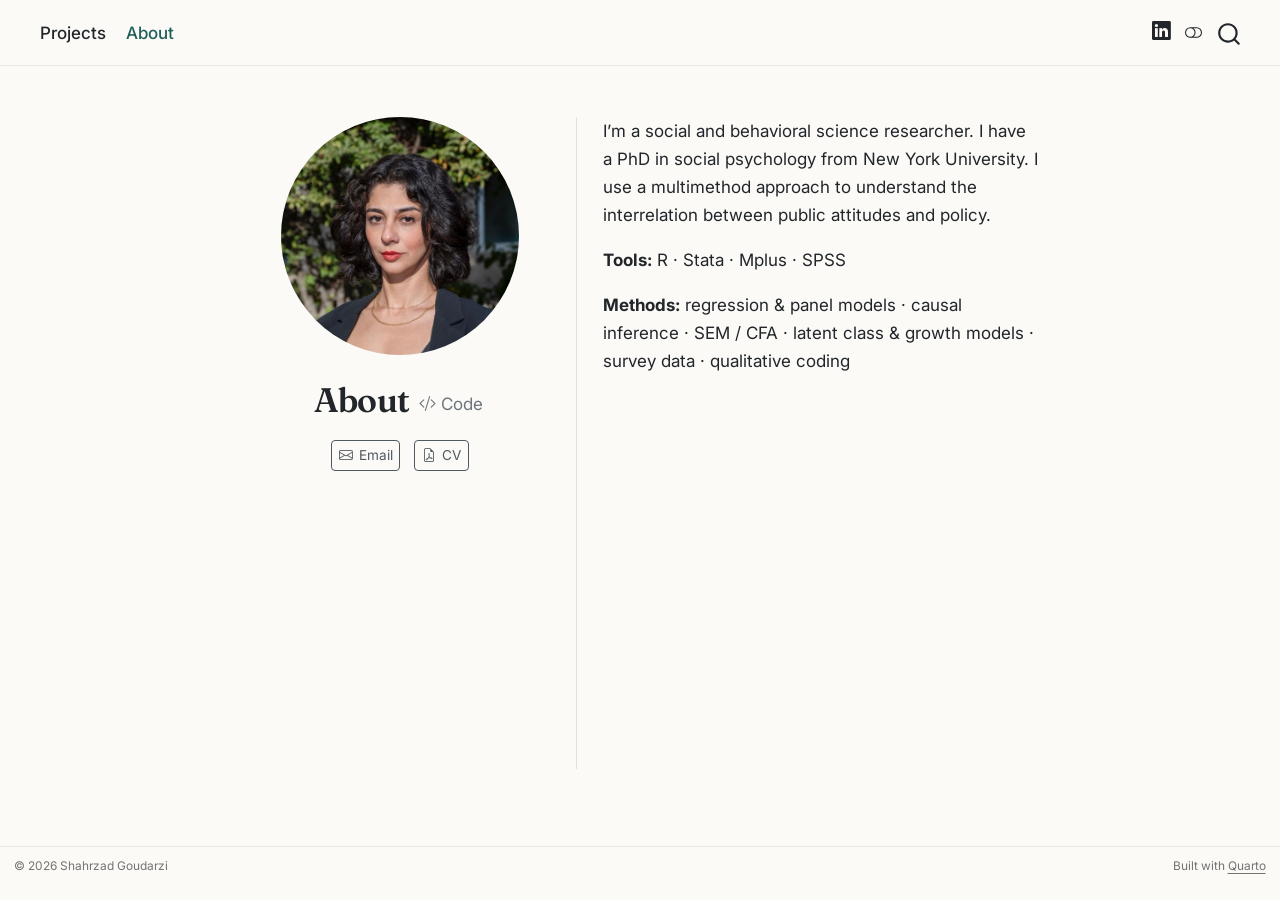
<file: docs/about.html>
<!DOCTYPE html>
<html xmlns="http://www.w3.org/1999/xhtml" lang="en" xml:lang="en"><head>

<meta charset="utf-8">
<meta name="generator" content="quarto-1.8.25">

<meta name="viewport" content="width=device-width, initial-scale=1.0, user-scalable=yes">


<title>About – Research Portfolio</title>
<style>
code{white-space: pre-wrap;}
span.smallcaps{font-variant: small-caps;}
div.columns{display: flex; gap: min(4vw, 1.5em);}
div.column{flex: auto; overflow-x: auto;}
div.hanging-indent{margin-left: 1.5em; text-indent: -1.5em;}
ul.task-list{list-style: none;}
ul.task-list li input[type="checkbox"] {
  width: 0.8em;
  margin: 0 0.8em 0.2em -1em; /* quarto-specific, see https://github.com/quarto-dev/quarto-cli/issues/4556 */ 
  vertical-align: middle;
}
/* CSS for syntax highlighting */
html { -webkit-text-size-adjust: 100%; }
pre > code.sourceCode { white-space: pre; position: relative; }
pre > code.sourceCode > span { display: inline-block; line-height: 1.25; }
pre > code.sourceCode > span:empty { height: 1.2em; }
.sourceCode { overflow: visible; }
code.sourceCode > span { color: inherit; text-decoration: inherit; }
div.sourceCode { margin: 1em 0; }
pre.sourceCode { margin: 0; }
@media screen {
div.sourceCode { overflow: auto; }
}
@media print {
pre > code.sourceCode { white-space: pre-wrap; }
pre > code.sourceCode > span { text-indent: -5em; padding-left: 5em; }
}
pre.numberSource code
  { counter-reset: source-line 0; }
pre.numberSource code > span
  { position: relative; left: -4em; counter-increment: source-line; }
pre.numberSource code > span > a:first-child::before
  { content: counter(source-line);
    position: relative; left: -1em; text-align: right; vertical-align: baseline;
    border: none; display: inline-block;
    -webkit-touch-callout: none; -webkit-user-select: none;
    -khtml-user-select: none; -moz-user-select: none;
    -ms-user-select: none; user-select: none;
    padding: 0 4px; width: 4em;
  }
pre.numberSource { margin-left: 3em;  padding-left: 4px; }
div.sourceCode
  {   }
@media screen {
pre > code.sourceCode > span > a:first-child::before { text-decoration: underline; }
}
</style>


<script src="site_libs/quarto-nav/quarto-nav.js"></script>
<script src="site_libs/quarto-nav/headroom.min.js"></script>
<script src="site_libs/clipboard/clipboard.min.js"></script>
<script src="site_libs/quarto-search/autocomplete.umd.js"></script>
<script src="site_libs/quarto-search/fuse.min.js"></script>
<script src="site_libs/quarto-search/quarto-search.js"></script>
<meta name="quarto:offset" content="./">
<script src="site_libs/quarto-html/quarto.js" type="module"></script>
<script src="site_libs/quarto-html/tabsets/tabsets.js" type="module"></script>
<script src="site_libs/quarto-html/axe/axe-check.js" type="module"></script>
<script src="site_libs/quarto-html/popper.min.js"></script>
<script src="site_libs/quarto-html/tippy.umd.min.js"></script>
<link href="site_libs/quarto-html/tippy.css" rel="stylesheet">
<link href="site_libs/quarto-html/quarto-syntax-highlighting-72795f01abb34d8e57a7d9c1c9f85104.css" rel="stylesheet" class="quarto-color-scheme" id="quarto-text-highlighting-styles">
<link href="site_libs/quarto-html/quarto-syntax-highlighting-dark-03a037434055b3cd4d751b45345d81f0.css" rel="stylesheet" class="quarto-color-scheme quarto-color-alternate" id="quarto-text-highlighting-styles">
<link href="site_libs/quarto-html/quarto-syntax-highlighting-72795f01abb34d8e57a7d9c1c9f85104.css" rel="stylesheet" class="quarto-color-scheme-extra" id="quarto-text-highlighting-styles">
<script src="site_libs/bootstrap/bootstrap.min.js"></script>
<link href="site_libs/bootstrap/bootstrap-icons.css" rel="stylesheet">
<link href="site_libs/bootstrap/bootstrap-1d39b10112cfff2b738a80f791bb6cfe.min.css" rel="stylesheet" append-hash="true" class="quarto-color-scheme" id="quarto-bootstrap" data-mode="light">
<link href="site_libs/bootstrap/bootstrap-dark-f3c2b58b19bad317ebb081ee0ac6d51e.min.css" rel="stylesheet" append-hash="true" class="quarto-color-scheme quarto-color-alternate" id="quarto-bootstrap" data-mode="dark">
<link href="site_libs/bootstrap/bootstrap-1d39b10112cfff2b738a80f791bb6cfe.min.css" rel="stylesheet" append-hash="true" class="quarto-color-scheme-extra" id="quarto-bootstrap" data-mode="light">
<script id="quarto-search-options" type="application/json">{
  "location": "navbar",
  "copy-button": false,
  "collapse-after": 3,
  "panel-placement": "end",
  "type": "overlay",
  "limit": 50,
  "keyboard-shortcut": [
    "f",
    "/",
    "s"
  ],
  "show-item-context": false,
  "language": {
    "search-no-results-text": "No results",
    "search-matching-documents-text": "matching documents",
    "search-copy-link-title": "Copy link to search",
    "search-hide-matches-text": "Hide additional matches",
    "search-more-match-text": "more match in this document",
    "search-more-matches-text": "more matches in this document",
    "search-clear-button-title": "Clear",
    "search-text-placeholder": "",
    "search-detached-cancel-button-title": "Cancel",
    "search-submit-button-title": "Submit",
    "search-label": "Search"
  }
}</script>


<link rel="stylesheet" href="styles.css">
</head>

<body class="nav-fixed fullcontent quarto-light"><script id="quarto-html-before-body" type="application/javascript">
    const toggleBodyColorMode = (bsSheetEl) => {
      const mode = bsSheetEl.getAttribute("data-mode");
      const bodyEl = window.document.querySelector("body");
      if (mode === "dark") {
        bodyEl.classList.add("quarto-dark");
        bodyEl.classList.remove("quarto-light");
      } else {
        bodyEl.classList.add("quarto-light");
        bodyEl.classList.remove("quarto-dark");
      }
    }
    const toggleBodyColorPrimary = () => {
      const bsSheetEl = window.document.querySelector("link#quarto-bootstrap:not([rel=disabled-stylesheet])");
      if (bsSheetEl) {
        toggleBodyColorMode(bsSheetEl);
      }
    }
    const setColorSchemeToggle = (alternate) => {
      const toggles = window.document.querySelectorAll('.quarto-color-scheme-toggle');
      for (let i=0; i < toggles.length; i++) {
        const toggle = toggles[i];
        if (toggle) {
          if (alternate) {
            toggle.classList.add("alternate");
          } else {
            toggle.classList.remove("alternate");
          }
        }
      }
    };
    const toggleColorMode = (alternate) => {
      // Switch the stylesheets
      const primaryStylesheets = window.document.querySelectorAll('link.quarto-color-scheme:not(.quarto-color-alternate)');
      const alternateStylesheets = window.document.querySelectorAll('link.quarto-color-scheme.quarto-color-alternate');
      manageTransitions('#quarto-margin-sidebar .nav-link', false);
      if (alternate) {
        // note: dark is layered on light, we don't disable primary!
        enableStylesheet(alternateStylesheets);
        for (const sheetNode of alternateStylesheets) {
          if (sheetNode.id === "quarto-bootstrap") {
            toggleBodyColorMode(sheetNode);
          }
        }
      } else {
        disableStylesheet(alternateStylesheets);
        enableStylesheet(primaryStylesheets)
        toggleBodyColorPrimary();
      }
      manageTransitions('#quarto-margin-sidebar .nav-link', true);
      // Switch the toggles
      setColorSchemeToggle(alternate)
      // Hack to workaround the fact that safari doesn't
      // properly recolor the scrollbar when toggling (#1455)
      if (navigator.userAgent.indexOf('Safari') > 0 && navigator.userAgent.indexOf('Chrome') == -1) {
        manageTransitions("body", false);
        window.scrollTo(0, 1);
        setTimeout(() => {
          window.scrollTo(0, 0);
          manageTransitions("body", true);
        }, 40);
      }
    }
    const disableStylesheet = (stylesheets) => {
      for (let i=0; i < stylesheets.length; i++) {
        const stylesheet = stylesheets[i];
        stylesheet.rel = 'disabled-stylesheet';
      }
    }
    const enableStylesheet = (stylesheets) => {
      for (let i=0; i < stylesheets.length; i++) {
        const stylesheet = stylesheets[i];
        if(stylesheet.rel !== 'stylesheet') { // for Chrome, which will still FOUC without this check
          stylesheet.rel = 'stylesheet';
        }
      }
    }
    const manageTransitions = (selector, allowTransitions) => {
      const els = window.document.querySelectorAll(selector);
      for (let i=0; i < els.length; i++) {
        const el = els[i];
        if (allowTransitions) {
          el.classList.remove('notransition');
        } else {
          el.classList.add('notransition');
        }
      }
    }
    const isFileUrl = () => {
      return window.location.protocol === 'file:';
    }
    const hasAlternateSentinel = () => {
      let styleSentinel = getColorSchemeSentinel();
      if (styleSentinel !== null) {
        return styleSentinel === "alternate";
      } else {
        return false;
      }
    }
    const setStyleSentinel = (alternate) => {
      const value = alternate ? "alternate" : "default";
      if (!isFileUrl()) {
        window.localStorage.setItem("quarto-color-scheme", value);
      } else {
        localAlternateSentinel = value;
      }
    }
    const getColorSchemeSentinel = () => {
      if (!isFileUrl()) {
        const storageValue = window.localStorage.getItem("quarto-color-scheme");
        return storageValue != null ? storageValue : localAlternateSentinel;
      } else {
        return localAlternateSentinel;
      }
    }
    const toggleGiscusIfUsed = (isAlternate, darkModeDefault) => {
      const baseTheme = document.querySelector('#giscus-base-theme')?.value ?? 'light';
      const alternateTheme = document.querySelector('#giscus-alt-theme')?.value ?? 'dark';
      let newTheme = '';
      if(authorPrefersDark) {
        newTheme = isAlternate ? baseTheme : alternateTheme;
      } else {
        newTheme = isAlternate ? alternateTheme : baseTheme;
      }
      const changeGiscusTheme = () => {
        // From: https://github.com/giscus/giscus/issues/336
        const sendMessage = (message) => {
          const iframe = document.querySelector('iframe.giscus-frame');
          if (!iframe) return;
          iframe.contentWindow.postMessage({ giscus: message }, 'https://giscus.app');
        }
        sendMessage({
          setConfig: {
            theme: newTheme
          }
        });
      }
      const isGiscussLoaded = window.document.querySelector('iframe.giscus-frame') !== null;
      if (isGiscussLoaded) {
        changeGiscusTheme();
      }
    };
    const authorPrefersDark = false;
    const darkModeDefault = authorPrefersDark;
      document.querySelector('link#quarto-text-highlighting-styles.quarto-color-scheme-extra').rel = 'disabled-stylesheet';
      document.querySelector('link#quarto-bootstrap.quarto-color-scheme-extra').rel = 'disabled-stylesheet';
    let localAlternateSentinel = darkModeDefault ? 'alternate' : 'default';
    // Dark / light mode switch
    window.quartoToggleColorScheme = () => {
      // Read the current dark / light value
      let toAlternate = !hasAlternateSentinel();
      toggleColorMode(toAlternate);
      setStyleSentinel(toAlternate);
      toggleGiscusIfUsed(toAlternate, darkModeDefault);
      window.dispatchEvent(new Event('resize'));
    };
    // Switch to dark mode if need be
    if (hasAlternateSentinel()) {
      toggleColorMode(true);
    } else {
      toggleColorMode(false);
    }
  </script>

<div id="quarto-search-results"></div>
  <header id="quarto-header" class="headroom fixed-top">
    <nav class="navbar navbar-expand-lg " data-bs-theme="dark">
      <div class="navbar-container container-fluid">
      <div class="navbar-brand-container mx-auto">
    <a href="./index.html" class="navbar-brand navbar-brand-logo">
    </a>
    <a class="navbar-brand" href="./index.html">
    <span class="navbar-title">Research Portfolio</span>
    </a>
  </div>
            <div id="quarto-search" class="" title="Search"></div>
          <button class="navbar-toggler" type="button" data-bs-toggle="collapse" data-bs-target="#navbarCollapse" aria-controls="navbarCollapse" role="menu" aria-expanded="false" aria-label="Toggle navigation" onclick="if (window.quartoToggleHeadroom) { window.quartoToggleHeadroom(); }">
  <span class="navbar-toggler-icon"></span>
</button>
          <div class="collapse navbar-collapse" id="navbarCollapse">
            <ul class="navbar-nav navbar-nav-scroll me-auto">
  <li class="nav-item">
    <a class="nav-link" href="./index.html"> 
<span class="menu-text">Projects</span></a>
  </li>  
  <li class="nav-item">
    <a class="nav-link active" href="./about.html" aria-current="page"> 
<span class="menu-text">About</span></a>
  </li>  
</ul>
            <ul class="navbar-nav navbar-nav-scroll ms-auto">
  <li class="nav-item compact">
    <a class="nav-link" href="https://www.linkedin.com/in/shahrzad-goudarzi-900b2392"> <i class="bi bi-linkedin" role="img">
</i> 
<span class="menu-text"></span></a>
  </li>  
</ul>
          </div> <!-- /navcollapse -->
            <div class="quarto-navbar-tools">
  <a href="" class="quarto-color-scheme-toggle quarto-navigation-tool  px-1" onclick="window.quartoToggleColorScheme(); return false;" title="Toggle dark mode"><i class="bi"></i></a>
</div>
      </div> <!-- /container-fluid -->
    </nav>
</header>
<!-- content -->
<div id="quarto-content" class="quarto-container page-columns page-rows-contents page-layout-article page-navbar">
<!-- sidebar -->
<!-- margin-sidebar -->
    
<!-- main -->
<div class="quarto-about-trestles">
  <div class="about-entity">
    <img src="profile.jpg" class="about-image
  round " style="height: 14em; width: 14em;">
<header id="title-block-header" class="quarto-title-block default">
<div class="quarto-title">
<div class="quarto-title-block"><div><h1 class="title">About</h1><button type="button" class="btn code-tools-button" id="quarto-code-tools-source"><i class="bi"></i> Code</button></div></div>
</div>
<div class="quarto-title-meta">
  </div>
</header>
    <div class="about-links">
  <a href="mailto:sg3499@nyu.edu" class="about-link" rel="" target="">
    <i class="bi bi-envelope"></i>
     <span class="about-link-text">Email</span>
  </a>
  <a href="/cv.pdf" class="about-link" rel="" target="">
    <i class="bi bi-file-earmark-pdf"></i>
     <span class="about-link-text">CV</span>
  </a>
</div>
  </div>
  <div class="about-contents"><main class="content" id="quarto-document-content">

<p>I’m a social and behavioral science researcher. I have a PhD in social psychology from New York University. I use a multimethod approach to understand the interrelation between public attitudes and policy.</p>
<p><strong>Tools:</strong> R · Stata · Mplus · SPSS</p>
<p><strong>Methods:</strong> regression &amp; panel models · causal inference · SEM / CFA · latent class &amp; growth models · survey data · qualitative coding</p>


<!-- -->
</main></div>
</div>
 <!-- /main -->
<script id="quarto-html-after-body" type="application/javascript">
  window.document.addEventListener("DOMContentLoaded", function (event) {
    // Ensure there is a toggle, if there isn't float one in the top right
    if (window.document.querySelector('.quarto-color-scheme-toggle') === null) {
      const a = window.document.createElement('a');
      a.classList.add('top-right');
      a.classList.add('quarto-color-scheme-toggle');
      a.href = "";
      a.onclick = function() { try { window.quartoToggleColorScheme(); } catch {} return false; };
      const i = window.document.createElement("i");
      i.classList.add('bi');
      a.appendChild(i);
      window.document.body.appendChild(a);
    }
    setColorSchemeToggle(hasAlternateSentinel())
    const isCodeAnnotation = (el) => {
      for (const clz of el.classList) {
        if (clz.startsWith('code-annotation-')) {                     
          return true;
        }
      }
      return false;
    }
    const onCopySuccess = function(e) {
      // button target
      const button = e.trigger;
      // don't keep focus
      button.blur();
      // flash "checked"
      button.classList.add('code-copy-button-checked');
      var currentTitle = button.getAttribute("title");
      button.setAttribute("title", "Copied!");
      let tooltip;
      if (window.bootstrap) {
        button.setAttribute("data-bs-toggle", "tooltip");
        button.setAttribute("data-bs-placement", "left");
        button.setAttribute("data-bs-title", "Copied!");
        tooltip = new bootstrap.Tooltip(button, 
          { trigger: "manual", 
            customClass: "code-copy-button-tooltip",
            offset: [0, -8]});
        tooltip.show();    
      }
      setTimeout(function() {
        if (tooltip) {
          tooltip.hide();
          button.removeAttribute("data-bs-title");
          button.removeAttribute("data-bs-toggle");
          button.removeAttribute("data-bs-placement");
        }
        button.setAttribute("title", currentTitle);
        button.classList.remove('code-copy-button-checked');
      }, 1000);
      // clear code selection
      e.clearSelection();
    }
    const getTextToCopy = function(trigger) {
      const outerScaffold = trigger.parentElement.cloneNode(true);
      const codeEl = outerScaffold.querySelector('code');
      for (const childEl of codeEl.children) {
        if (isCodeAnnotation(childEl)) {
          childEl.remove();
        }
      }
      return codeEl.innerText;
    }
    const clipboard = new window.ClipboardJS('.code-copy-button:not([data-in-quarto-modal])', {
      text: getTextToCopy
    });
    clipboard.on('success', onCopySuccess);
    if (window.document.getElementById('quarto-embedded-source-code-modal')) {
      const clipboardModal = new window.ClipboardJS('.code-copy-button[data-in-quarto-modal]', {
        text: getTextToCopy,
        container: window.document.getElementById('quarto-embedded-source-code-modal')
      });
      clipboardModal.on('success', onCopySuccess);
    }
    const viewSource = window.document.getElementById('quarto-view-source') ||
                       window.document.getElementById('quarto-code-tools-source');
    if (viewSource) {
      const sourceUrl = viewSource.getAttribute("data-quarto-source-url");
      viewSource.addEventListener("click", function(e) {
        if (sourceUrl) {
          // rstudio viewer pane
          if (/\bcapabilities=\b/.test(window.location)) {
            window.open(sourceUrl);
          } else {
            window.location.href = sourceUrl;
          }
        } else {
          const modal = new bootstrap.Modal(document.getElementById('quarto-embedded-source-code-modal'));
          modal.show();
        }
        return false;
      });
    }
    function toggleCodeHandler(show) {
      return function(e) {
        const detailsSrc = window.document.querySelectorAll(".cell > details > .sourceCode");
        for (let i=0; i<detailsSrc.length; i++) {
          const details = detailsSrc[i].parentElement;
          if (show) {
            details.open = true;
          } else {
            details.removeAttribute("open");
          }
        }
        const cellCodeDivs = window.document.querySelectorAll(".cell > .sourceCode");
        const fromCls = show ? "hidden" : "unhidden";
        const toCls = show ? "unhidden" : "hidden";
        for (let i=0; i<cellCodeDivs.length; i++) {
          const codeDiv = cellCodeDivs[i];
          if (codeDiv.classList.contains(fromCls)) {
            codeDiv.classList.remove(fromCls);
            codeDiv.classList.add(toCls);
          } 
        }
        return false;
      }
    }
    const hideAllCode = window.document.getElementById("quarto-hide-all-code");
    if (hideAllCode) {
      hideAllCode.addEventListener("click", toggleCodeHandler(false));
    }
    const showAllCode = window.document.getElementById("quarto-show-all-code");
    if (showAllCode) {
      showAllCode.addEventListener("click", toggleCodeHandler(true));
    }
      var localhostRegex = new RegExp(/^(?:http|https):\/\/localhost\:?[0-9]*\//);
      var mailtoRegex = new RegExp(/^mailto:/);
        var filterRegex = new RegExp("https:\/\/shahrzadgoudarzi\.github\.io");
      var isInternal = (href) => {
          return filterRegex.test(href) || localhostRegex.test(href) || mailtoRegex.test(href);
      }
      // Inspect non-navigation links and adorn them if external
     var links = window.document.querySelectorAll('a[href]:not(.nav-link):not(.navbar-brand):not(.toc-action):not(.sidebar-link):not(.sidebar-item-toggle):not(.pagination-link):not(.no-external):not([aria-hidden]):not(.dropdown-item):not(.quarto-navigation-tool):not(.about-link)');
      for (var i=0; i<links.length; i++) {
        const link = links[i];
        if (!isInternal(link.href)) {
          // undo the damage that might have been done by quarto-nav.js in the case of
          // links that we want to consider external
          if (link.dataset.originalHref !== undefined) {
            link.href = link.dataset.originalHref;
          }
        }
      }
    function tippyHover(el, contentFn, onTriggerFn, onUntriggerFn) {
      const config = {
        allowHTML: true,
        maxWidth: 500,
        delay: 100,
        arrow: false,
        appendTo: function(el) {
            return el.parentElement;
        },
        interactive: true,
        interactiveBorder: 10,
        theme: 'quarto',
        placement: 'bottom-start',
      };
      if (contentFn) {
        config.content = contentFn;
      }
      if (onTriggerFn) {
        config.onTrigger = onTriggerFn;
      }
      if (onUntriggerFn) {
        config.onUntrigger = onUntriggerFn;
      }
      window.tippy(el, config); 
    }
    const noterefs = window.document.querySelectorAll('a[role="doc-noteref"]');
    for (var i=0; i<noterefs.length; i++) {
      const ref = noterefs[i];
      tippyHover(ref, function() {
        // use id or data attribute instead here
        let href = ref.getAttribute('data-footnote-href') || ref.getAttribute('href');
        try { href = new URL(href).hash; } catch {}
        const id = href.replace(/^#\/?/, "");
        const note = window.document.getElementById(id);
        if (note) {
          return note.innerHTML;
        } else {
          return "";
        }
      });
    }
    const xrefs = window.document.querySelectorAll('a.quarto-xref');
    const processXRef = (id, note) => {
      // Strip column container classes
      const stripColumnClz = (el) => {
        el.classList.remove("page-full", "page-columns");
        if (el.children) {
          for (const child of el.children) {
            stripColumnClz(child);
          }
        }
      }
      stripColumnClz(note)
      if (id === null || id.startsWith('sec-')) {
        // Special case sections, only their first couple elements
        const container = document.createElement("div");
        if (note.children && note.children.length > 2) {
          container.appendChild(note.children[0].cloneNode(true));
          for (let i = 1; i < note.children.length; i++) {
            const child = note.children[i];
            if (child.tagName === "P" && child.innerText === "") {
              continue;
            } else {
              container.appendChild(child.cloneNode(true));
              break;
            }
          }
          if (window.Quarto?.typesetMath) {
            window.Quarto.typesetMath(container);
          }
          return container.innerHTML
        } else {
          if (window.Quarto?.typesetMath) {
            window.Quarto.typesetMath(note);
          }
          return note.innerHTML;
        }
      } else {
        // Remove any anchor links if they are present
        const anchorLink = note.querySelector('a.anchorjs-link');
        if (anchorLink) {
          anchorLink.remove();
        }
        if (window.Quarto?.typesetMath) {
          window.Quarto.typesetMath(note);
        }
        if (note.classList.contains("callout")) {
          return note.outerHTML;
        } else {
          return note.innerHTML;
        }
      }
    }
    for (var i=0; i<xrefs.length; i++) {
      const xref = xrefs[i];
      tippyHover(xref, undefined, function(instance) {
        instance.disable();
        let url = xref.getAttribute('href');
        let hash = undefined; 
        if (url.startsWith('#')) {
          hash = url;
        } else {
          try { hash = new URL(url).hash; } catch {}
        }
        if (hash) {
          const id = hash.replace(/^#\/?/, "");
          const note = window.document.getElementById(id);
          if (note !== null) {
            try {
              const html = processXRef(id, note.cloneNode(true));
              instance.setContent(html);
            } finally {
              instance.enable();
              instance.show();
            }
          } else {
            // See if we can fetch this
            fetch(url.split('#')[0])
            .then(res => res.text())
            .then(html => {
              const parser = new DOMParser();
              const htmlDoc = parser.parseFromString(html, "text/html");
              const note = htmlDoc.getElementById(id);
              if (note !== null) {
                const html = processXRef(id, note);
                instance.setContent(html);
              } 
            }).finally(() => {
              instance.enable();
              instance.show();
            });
          }
        } else {
          // See if we can fetch a full url (with no hash to target)
          // This is a special case and we should probably do some content thinning / targeting
          fetch(url)
          .then(res => res.text())
          .then(html => {
            const parser = new DOMParser();
            const htmlDoc = parser.parseFromString(html, "text/html");
            const note = htmlDoc.querySelector('main.content');
            if (note !== null) {
              // This should only happen for chapter cross references
              // (since there is no id in the URL)
              // remove the first header
              if (note.children.length > 0 && note.children[0].tagName === "HEADER") {
                note.children[0].remove();
              }
              const html = processXRef(null, note);
              instance.setContent(html);
            } 
          }).finally(() => {
            instance.enable();
            instance.show();
          });
        }
      }, function(instance) {
      });
    }
        let selectedAnnoteEl;
        const selectorForAnnotation = ( cell, annotation) => {
          let cellAttr = 'data-code-cell="' + cell + '"';
          let lineAttr = 'data-code-annotation="' +  annotation + '"';
          const selector = 'span[' + cellAttr + '][' + lineAttr + ']';
          return selector;
        }
        const selectCodeLines = (annoteEl) => {
          const doc = window.document;
          const targetCell = annoteEl.getAttribute("data-target-cell");
          const targetAnnotation = annoteEl.getAttribute("data-target-annotation");
          const annoteSpan = window.document.querySelector(selectorForAnnotation(targetCell, targetAnnotation));
          const lines = annoteSpan.getAttribute("data-code-lines").split(",");
          const lineIds = lines.map((line) => {
            return targetCell + "-" + line;
          })
          let top = null;
          let height = null;
          let parent = null;
          if (lineIds.length > 0) {
              //compute the position of the single el (top and bottom and make a div)
              const el = window.document.getElementById(lineIds[0]);
              top = el.offsetTop;
              height = el.offsetHeight;
              parent = el.parentElement.parentElement;
            if (lineIds.length > 1) {
              const lastEl = window.document.getElementById(lineIds[lineIds.length - 1]);
              const bottom = lastEl.offsetTop + lastEl.offsetHeight;
              height = bottom - top;
            }
            if (top !== null && height !== null && parent !== null) {
              // cook up a div (if necessary) and position it 
              let div = window.document.getElementById("code-annotation-line-highlight");
              if (div === null) {
                div = window.document.createElement("div");
                div.setAttribute("id", "code-annotation-line-highlight");
                div.style.position = 'absolute';
                parent.appendChild(div);
              }
              div.style.top = top - 2 + "px";
              div.style.height = height + 4 + "px";
              div.style.left = 0;
              let gutterDiv = window.document.getElementById("code-annotation-line-highlight-gutter");
              if (gutterDiv === null) {
                gutterDiv = window.document.createElement("div");
                gutterDiv.setAttribute("id", "code-annotation-line-highlight-gutter");
                gutterDiv.style.position = 'absolute';
                const codeCell = window.document.getElementById(targetCell);
                const gutter = codeCell.querySelector('.code-annotation-gutter');
                gutter.appendChild(gutterDiv);
              }
              gutterDiv.style.top = top - 2 + "px";
              gutterDiv.style.height = height + 4 + "px";
            }
            selectedAnnoteEl = annoteEl;
          }
        };
        const unselectCodeLines = () => {
          const elementsIds = ["code-annotation-line-highlight", "code-annotation-line-highlight-gutter"];
          elementsIds.forEach((elId) => {
            const div = window.document.getElementById(elId);
            if (div) {
              div.remove();
            }
          });
          selectedAnnoteEl = undefined;
        };
          // Handle positioning of the toggle
      window.addEventListener(
        "resize",
        throttle(() => {
          elRect = undefined;
          if (selectedAnnoteEl) {
            selectCodeLines(selectedAnnoteEl);
          }
        }, 10)
      );
      function throttle(fn, ms) {
      let throttle = false;
      let timer;
        return (...args) => {
          if(!throttle) { // first call gets through
              fn.apply(this, args);
              throttle = true;
          } else { // all the others get throttled
              if(timer) clearTimeout(timer); // cancel #2
              timer = setTimeout(() => {
                fn.apply(this, args);
                timer = throttle = false;
              }, ms);
          }
        };
      }
        // Attach click handler to the DT
        const annoteDls = window.document.querySelectorAll('dt[data-target-cell]');
        for (const annoteDlNode of annoteDls) {
          annoteDlNode.addEventListener('click', (event) => {
            const clickedEl = event.target;
            if (clickedEl !== selectedAnnoteEl) {
              unselectCodeLines();
              const activeEl = window.document.querySelector('dt[data-target-cell].code-annotation-active');
              if (activeEl) {
                activeEl.classList.remove('code-annotation-active');
              }
              selectCodeLines(clickedEl);
              clickedEl.classList.add('code-annotation-active');
            } else {
              // Unselect the line
              unselectCodeLines();
              clickedEl.classList.remove('code-annotation-active');
            }
          });
        }
    const findCites = (el) => {
      const parentEl = el.parentElement;
      if (parentEl) {
        const cites = parentEl.dataset.cites;
        if (cites) {
          return {
            el,
            cites: cites.split(' ')
          };
        } else {
          return findCites(el.parentElement)
        }
      } else {
        return undefined;
      }
    };
    var bibliorefs = window.document.querySelectorAll('a[role="doc-biblioref"]');
    for (var i=0; i<bibliorefs.length; i++) {
      const ref = bibliorefs[i];
      const citeInfo = findCites(ref);
      if (citeInfo) {
        tippyHover(citeInfo.el, function() {
          var popup = window.document.createElement('div');
          citeInfo.cites.forEach(function(cite) {
            var citeDiv = window.document.createElement('div');
            citeDiv.classList.add('hanging-indent');
            citeDiv.classList.add('csl-entry');
            var biblioDiv = window.document.getElementById('ref-' + cite);
            if (biblioDiv) {
              citeDiv.innerHTML = biblioDiv.innerHTML;
            }
            popup.appendChild(citeDiv);
          });
          return popup.innerHTML;
        });
      }
    }
  });
  </script><div class="modal fade" id="quarto-embedded-source-code-modal" tabindex="-1" aria-labelledby="quarto-embedded-source-code-modal-label" aria-hidden="true"><div class="modal-dialog modal-dialog-scrollable"><div class="modal-content"><div class="modal-header"><h5 class="modal-title" id="quarto-embedded-source-code-modal-label">Source Code</h5><button class="btn-close" data-bs-dismiss="modal"></button></div><div class="modal-body"><div class="">
<div class="code-copy-outer-scaffold"><div class="sourceCode" id="cb1" data-shortcodes="false"><pre class="sourceCode markdown code-with-copy"><code class="sourceCode markdown"><span id="cb1-1"><a href="#cb1-1" aria-hidden="true" tabindex="-1"></a><span class="co">---</span></span>
<span id="cb1-2"><a href="#cb1-2" aria-hidden="true" tabindex="-1"></a><span class="an">title:</span><span class="co"> "About"</span></span>
<span id="cb1-3"><a href="#cb1-3" aria-hidden="true" tabindex="-1"></a><span class="an">toc:</span><span class="co"> false</span></span>
<span id="cb1-4"><a href="#cb1-4" aria-hidden="true" tabindex="-1"></a><span class="an">about:</span></span>
<span id="cb1-5"><a href="#cb1-5" aria-hidden="true" tabindex="-1"></a><span class="co">  template: trestles</span></span>
<span id="cb1-6"><a href="#cb1-6" aria-hidden="true" tabindex="-1"></a><span class="co">  image: profile.jpg</span></span>
<span id="cb1-7"><a href="#cb1-7" aria-hidden="true" tabindex="-1"></a><span class="co">  image-shape: round</span></span>
<span id="cb1-8"><a href="#cb1-8" aria-hidden="true" tabindex="-1"></a><span class="co">  image-width: 14em</span></span>
<span id="cb1-9"><a href="#cb1-9" aria-hidden="true" tabindex="-1"></a><span class="co">  links:</span></span>
<span id="cb1-10"><a href="#cb1-10" aria-hidden="true" tabindex="-1"></a><span class="co">    - icon: envelope</span></span>
<span id="cb1-11"><a href="#cb1-11" aria-hidden="true" tabindex="-1"></a><span class="co">      text: Email</span></span>
<span id="cb1-12"><a href="#cb1-12" aria-hidden="true" tabindex="-1"></a><span class="co">      href: mailto:sg3499@nyu.edu</span></span>
<span id="cb1-13"><a href="#cb1-13" aria-hidden="true" tabindex="-1"></a><span class="co">    - icon: file-earmark-pdf</span></span>
<span id="cb1-14"><a href="#cb1-14" aria-hidden="true" tabindex="-1"></a><span class="co">      text: CV</span></span>
<span id="cb1-15"><a href="#cb1-15" aria-hidden="true" tabindex="-1"></a><span class="co">      href: cv.pdf</span></span>
<span id="cb1-16"><a href="#cb1-16" aria-hidden="true" tabindex="-1"></a><span class="co">---</span></span>
<span id="cb1-17"><a href="#cb1-17" aria-hidden="true" tabindex="-1"></a></span>
<span id="cb1-18"><a href="#cb1-18" aria-hidden="true" tabindex="-1"></a>I'm a social and behavioral science researcher. I have a PhD in social psychology from New York University. I use a multimethod approach to understand the interrelation between public attitudes and policy. </span>
<span id="cb1-19"><a href="#cb1-19" aria-hidden="true" tabindex="-1"></a></span>
<span id="cb1-20"><a href="#cb1-20" aria-hidden="true" tabindex="-1"></a>**Tools:** R · Stata · Mplus · SPSS</span>
<span id="cb1-21"><a href="#cb1-21" aria-hidden="true" tabindex="-1"></a></span>
<span id="cb1-22"><a href="#cb1-22" aria-hidden="true" tabindex="-1"></a>**Methods:** regression &amp; panel models · causal inference · SEM / CFA · latent class &amp; growth models · survey data · qualitative coding </span></code></pre></div><button title="Copy to Clipboard" class="code-copy-button" data-in-quarto-modal=""><i class="bi"></i></button></div>
</div></div></div></div></div>
</div> <!-- /content -->
<footer class="footer">
  <div class="nav-footer">
    <div class="nav-footer-left">
<p>© 2026 Shahrzad Goudarzi</p>
</div>   
    <div class="nav-footer-center">
      &nbsp;
    </div>
    <div class="nav-footer-right">
<p>Built with <a href="https://quarto.org">Quarto</a></p>
</div>
  </div>
</footer>




</body></html>
</file>
<file: docs/site_libs/quarto-html/tippy.css>
.tippy-box[data-animation=fade][data-state=hidden]{opacity:0}[data-tippy-root]{max-width:calc(100vw - 10px)}.tippy-box{position:relative;background-color:#333;color:#fff;border-radius:4px;font-size:14px;line-height:1.4;white-space:normal;outline:0;transition-property:transform,visibility,opacity}.tippy-box[data-placement^=top]>.tippy-arrow{bottom:0}.tippy-box[data-placement^=top]>.tippy-arrow:before{bottom:-7px;left:0;border-width:8px 8px 0;border-top-color:initial;transform-origin:center top}.tippy-box[data-placement^=bottom]>.tippy-arrow{top:0}.tippy-box[data-placement^=bottom]>.tippy-arrow:before{top:-7px;left:0;border-width:0 8px 8px;border-bottom-color:initial;transform-origin:center bottom}.tippy-box[data-placement^=left]>.tippy-arrow{right:0}.tippy-box[data-placement^=left]>.tippy-arrow:before{border-width:8px 0 8px 8px;border-left-color:initial;right:-7px;transform-origin:center left}.tippy-box[data-placement^=right]>.tippy-arrow{left:0}.tippy-box[data-placement^=right]>.tippy-arrow:before{left:-7px;border-width:8px 8px 8px 0;border-right-color:initial;transform-origin:center right}.tippy-box[data-inertia][data-state=visible]{transition-timing-function:cubic-bezier(.54,1.5,.38,1.11)}.tippy-arrow{width:16px;height:16px;color:#333}.tippy-arrow:before{content:"";position:absolute;border-color:transparent;border-style:solid}.tippy-content{position:relative;padding:5px 9px;z-index:1}
</file>
<file: docs/site_libs/quarto-html/quarto-syntax-highlighting-72795f01abb34d8e57a7d9c1c9f85104.css>
/* quarto syntax highlight colors */
:root {
  --quarto-hl-ot-color: #d91e18;
  --quarto-hl-at-color: #a55a00;
  --quarto-hl-ss-color: #008000;
  --quarto-hl-an-color: #696969;
  --quarto-hl-fu-color: #06287e;
  --quarto-hl-st-color: #008000;
  --quarto-hl-cf-color: #d91e18;
  --quarto-hl-op-color: #00769e;
  --quarto-hl-er-color: #7928a1;
  --quarto-hl-bn-color: #7928a1;
  --quarto-hl-al-color: #7928a1;
  --quarto-hl-va-color: #a55a00;
  --quarto-hl-bu-color: inherit;
  --quarto-hl-ex-color: inherit;
  --quarto-hl-pp-color: #7928a1;
  --quarto-hl-in-color: #696969;
  --quarto-hl-vs-color: #008000;
  --quarto-hl-wa-color: #696969;
  --quarto-hl-do-color: #696969;
  --quarto-hl-im-color: inherit;
  --quarto-hl-ch-color: #008000;
  --quarto-hl-dt-color: #7928a1;
  --quarto-hl-fl-color: #a55a00;
  --quarto-hl-co-color: #696969;
  --quarto-hl-cv-color: #696969;
  --quarto-hl-cn-color: #d91e18;
  --quarto-hl-sc-color: #00769e;
  --quarto-hl-dv-color: #7928a1;
  --quarto-hl-kw-color: #d91e18;
}

/* other quarto variables */
:root {
  --quarto-font-monospace: "JetBrains Mono", ui-monospace, Menlo, monospace;
}

/* syntax highlight based on Pandoc's rules */
pre > code.sourceCode > span {
  color: #545454;
}

code.sourceCode > span {
  color: #545454;
}

div.sourceCode,
div.sourceCode pre.sourceCode {
  color: #545454;
}

/* Normal */
code span {
  color: #545454;
}

/* Alert */
code span.al {
  color: #7928a1;
  font-style: inherit;
}

/* Annotation */
code span.an {
  color: #696969;
  font-style: inherit;
}

/* Attribute */
code span.at {
  color: #a55a00;
  font-style: inherit;
}

/* BaseN */
code span.bn {
  color: #7928a1;
  font-style: inherit;
}

/* BuiltIn */
code span.bu {
  font-style: inherit;
}

/* ControlFlow */
code span.cf {
  color: #d91e18;
  font-style: inherit;
}

/* Char */
code span.ch {
  color: #008000;
  font-style: inherit;
}

/* Constant */
code span.cn {
  color: #d91e18;
  font-style: inherit;
}

/* Comment */
code span.co {
  color: #696969;
  font-style: inherit;
}

/* CommentVar */
code span.cv {
  color: #696969;
  font-style: italic;
}

/* Documentation */
code span.do {
  color: #696969;
  font-style: italic;
}

/* DataType */
code span.dt {
  color: #7928a1;
  font-style: inherit;
}

/* DecVal */
code span.dv {
  color: #7928a1;
  font-style: inherit;
}

/* Error */
code span.er {
  color: #7928a1;
  font-style: inherit;
}

/* Extension */
code span.ex {
  font-style: inherit;
}

/* Float */
code span.fl {
  color: #a55a00;
  font-style: inherit;
}

/* Function */
code span.fu {
  color: #06287e;
  font-style: inherit;
}

/* Import */
code span.im {
  font-style: inherit;
}

/* Information */
code span.in {
  color: #696969;
  font-style: inherit;
}

/* Keyword */
code span.kw {
  color: #d91e18;
  font-style: inherit;
}

/* Operator */
code span.op {
  color: #00769e;
  font-style: inherit;
}

/* Other */
code span.ot {
  color: #d91e18;
  font-style: inherit;
}

/* Preprocessor */
code span.pp {
  color: #7928a1;
  font-style: inherit;
}

/* SpecialChar */
code span.sc {
  color: #00769e;
  font-style: inherit;
}

/* SpecialString */
code span.ss {
  color: #008000;
  font-style: inherit;
}

/* String */
code span.st {
  color: #008000;
  font-style: inherit;
}

/* Variable */
code span.va {
  color: #a55a00;
  font-style: inherit;
}

/* VerbatimString */
code span.vs {
  color: #008000;
  font-style: inherit;
}

/* Warning */
code span.wa {
  color: #696969;
  font-style: italic;
}

.prevent-inlining {
  content: "</";
}

/*# sourceMappingURL=2d784f5cb382434c35c33209642559e5.css.map */
</file>
<file: docs/site_libs/quarto-html/quarto-syntax-highlighting-dark-03a037434055b3cd4d751b45345d81f0.css>
/* quarto syntax highlight colors */
:root {
  --quarto-hl-ot-color: #ffa07a;
  --quarto-hl-at-color: #ffd700;
  --quarto-hl-ss-color: #abe338;
  --quarto-hl-an-color: #d4d0ab;
  --quarto-hl-fu-color: #ffd700;
  --quarto-hl-st-color: #abe338;
  --quarto-hl-cf-color: #ffa07a;
  --quarto-hl-op-color: #00e0e0;
  --quarto-hl-er-color: #dcc6e0;
  --quarto-hl-bn-color: #dcc6e0;
  --quarto-hl-al-color: #dcc6e0;
  --quarto-hl-va-color: #f5ab35;
  --quarto-hl-bu-color: #f5ab35;
  --quarto-hl-ex-color: #ffd700;
  --quarto-hl-pp-color: #dcc6e0;
  --quarto-hl-in-color: #d4d0ab;
  --quarto-hl-vs-color: #abe338;
  --quarto-hl-wa-color: #d4d0ab;
  --quarto-hl-do-color: #d4d0ab;
  --quarto-hl-ch-color: #abe338;
  --quarto-hl-dt-color: #dcc6e0;
  --quarto-hl-fl-color: #f5ab35;
  --quarto-hl-co-color: #d4d0ab;
  --quarto-hl-cv-color: #d4d0ab;
  --quarto-hl-cn-color: #ffa07a;
  --quarto-hl-sc-color: #00e0e0;
  --quarto-hl-dv-color: #dcc6e0;
  --quarto-hl-kw-color: #ffa07a;
}

/* other quarto variables */
:root {
  --quarto-font-monospace: "JetBrains Mono", ui-monospace, Menlo, monospace;
}

/* syntax highlight based on Pandoc's rules */
pre > code.sourceCode > span {
  color: #f8f8f2;
}

code.sourceCode > span {
  color: #f8f8f2;
}

div.sourceCode,
div.sourceCode pre.sourceCode {
  color: #f8f8f2;
}

/* Normal */
code span {
  color: #f8f8f2;
}

/* Alert */
code span.al {
  color: #dcc6e0;
  font-style: inherit;
}

/* Annotation */
code span.an {
  color: #d4d0ab;
  font-style: inherit;
}

/* Attribute */
code span.at {
  color: #ffd700;
  font-style: inherit;
}

/* BaseN */
code span.bn {
  color: #dcc6e0;
  font-style: inherit;
}

/* BuiltIn */
code span.bu {
  color: #f5ab35;
  font-style: inherit;
}

/* ControlFlow */
code span.cf {
  color: #ffa07a;
  font-style: inherit;
}

/* Char */
code span.ch {
  color: #abe338;
  font-style: inherit;
}

/* Constant */
code span.cn {
  color: #ffa07a;
  font-style: inherit;
}

/* Comment */
code span.co {
  color: #d4d0ab;
  font-style: inherit;
}

/* CommentVar */
code span.cv {
  color: #d4d0ab;
  font-style: italic;
}

/* Documentation */
code span.do {
  color: #d4d0ab;
  font-style: italic;
}

/* DataType */
code span.dt {
  color: #dcc6e0;
  font-style: inherit;
}

/* DecVal */
code span.dv {
  color: #dcc6e0;
  font-style: inherit;
}

/* Error */
code span.er {
  color: #dcc6e0;
  font-style: inherit;
}

/* Extension */
code span.ex {
  color: #ffd700;
  font-style: inherit;
}

/* Float */
code span.fl {
  color: #f5ab35;
  font-style: inherit;
}

/* Function */
code span.fu {
  color: #ffd700;
  font-style: inherit;
}

/* Import */
code span.im {
  font-style: inherit;
}

/* Information */
code span.in {
  color: #d4d0ab;
  font-style: inherit;
}

/* Keyword */
code span.kw {
  color: #ffa07a;
  font-style: inherit;
}

/* Operator */
code span.op {
  color: #00e0e0;
  font-style: inherit;
}

/* Other */
code span.ot {
  color: #ffa07a;
  font-style: inherit;
}

/* Preprocessor */
code span.pp {
  color: #dcc6e0;
  font-style: inherit;
}

/* SpecialChar */
code span.sc {
  color: #00e0e0;
  font-style: inherit;
}

/* SpecialString */
code span.ss {
  color: #abe338;
  font-style: inherit;
}

/* String */
code span.st {
  color: #abe338;
  font-style: inherit;
}

/* Variable */
code span.va {
  color: #f5ab35;
  font-style: inherit;
}

/* VerbatimString */
code span.vs {
  color: #abe338;
  font-style: inherit;
}

/* Warning */
code span.wa {
  color: #d4d0ab;
  font-style: italic;
}

.prevent-inlining {
  content: "</";
}

/*# sourceMappingURL=913792203f41bb247f171764092a3e54.css.map */
</file>
<file: docs/styles.css>
/* ---------- Layout & navbar ---------- */
.navbar {
  border-bottom: 1px solid rgba(127, 127, 127, .15);
  backdrop-filter: blur(6px);
}
.navbar-brand .navbar-title {
  font-family: "Fraunces", Georgia, serif;
  font-weight: 600;
  letter-spacing: -.01em;
}
.navbar .nav-link { font-weight: 500; }

h1, h2, h3 { letter-spacing: -.015em; }
h2 { margin-top: 2.2rem; }

/* ---------- Home page hero ---------- */
.hero {
  display: grid;
  grid-template-columns: 1fr auto;
  gap: 2.5rem;
  align-items: center;
  padding: 2.5rem 0 1.5rem;
}
.hero .eyebrow {
  display: block;
  text-transform: uppercase;
  letter-spacing: .14em;
  font-size: .75rem;
  font-weight: 600;
  color: var(--bs-primary);
  margin-bottom: .6rem;
}
.hero .hero-title {
  display: block;
  font-family: "Fraunces", Georgia, serif;
  font-weight: 600;
  letter-spacing: -.02em;
  font-size: clamp(2.2rem, 4.5vw, 3.3rem);
  line-height: 1.08;
  margin: 0 0 .9rem;
}
.hero .lede { display: block; font-size: 1.12rem; color: var(--bs-secondary-color); max-width: 38rem; }
.hero img.portrait {
  width: 170px; height: 170px; object-fit: cover; border-radius: 50%;
  border: 4px solid var(--bs-body-bg);
  box-shadow: 0 0 0 1px rgba(127,127,127,.25), 0 12px 30px -12px rgba(0,0,0,.35);
}
.hero .btn { border-radius: 999px; padding: .45rem 1.1rem; font-weight: 500; margin: .3rem .4rem 0 0; }
.chips { margin-top: 1rem; display: flex; flex-wrap: wrap; gap: .4rem; }
.chips span {
  font-size: .78rem; padding: .2rem .65rem; border-radius: 999px;
  border: 1px solid rgba(127,127,127,.3); color: var(--bs-secondary-color);
}
@media (max-width: 700px) {
  .hero { grid-template-columns: 1fr; }
  .hero img.portrait { width: 120px; height: 120px; order: -1; }
}

/* ---------- Project cards ---------- */
.quarto-listing .card {
  border: 1px solid rgba(127,127,127,.18);
  border-radius: .9rem;
  overflow: hidden;
  background: var(--bs-body-bg);
  transition: transform .18s ease, box-shadow .18s ease;
}
.quarto-listing .card:hover {
  transform: translateY(-4px);
  box-shadow: 0 14px 32px -16px rgba(0,0,0,.35);
}
.quarto-listing .card-img-top {
  aspect-ratio: 16 / 10; object-fit: cover; height: auto !important;
  border-bottom: 1px solid rgba(127,127,127,.12);
}
.quarto-listing .card-title {
  font-family: "Fraunces", Georgia, serif; font-weight: 600; font-size: 1.15rem;
}
.quarto-listing .card-text { color: var(--bs-secondary-color); font-size: .92rem; }
.quarto-listing .listing-categories .listing-category,
.quarto-title .quarto-category {
  border: none; border-radius: 999px; font-size: .72rem; font-weight: 500;
  text-transform: none; padding: .15rem .6rem;
  background: rgba(31, 95, 91, .1); color: var(--bs-primary); opacity: 1;
}
.quarto-listing .card-footer, .quarto-listing .listing-date { font-size: .8rem; }

/* ---------- Project page ---------- */
.callout.summary {
  border: none !important;
  border-left: 4px solid var(--bs-primary) !important;
  border-radius: 0 .7rem .7rem 0 !important;
  background: rgba(31, 95, 91, .06);
}
.callout.summary .callout-header { background: transparent !important; }
.callout.summary .callout-title-container { font-family: "Fraunces", Georgia, serif; font-weight: 600; font-size: 1.05rem; }
.summary-grid { display: grid; grid-template-columns: max-content 1fr; gap: .25rem 1rem; margin: 0; }
.summary-grid dt { font-weight: 600; font-size: .8rem; text-transform: uppercase; letter-spacing: .08em; color: var(--bs-secondary-color); padding-top: .2rem; }
.summary-grid dd { margin: 0; }

div.sourceCode, pre.sourceCode { border-radius: .7rem !important; }
pre.sourceCode { padding: .9rem 1rem !important; font-size: .85rem; }
details.code-fold summary { font-size: .85rem; font-weight: 500; color: var(--bs-primary); }

/* Raw Stata / Mplus output */
.cell-output pre, pre.stata-output, pre.mplus-output {
  font-size: .78rem;
  max-height: 26em;
  overflow-y: auto;
  background: transparent;
  border: 1px dashed rgba(127,127,127,.35);
  border-radius: .7rem;
  padding: .8rem 1rem;
}

/* Figures */
.quarto-figure img, figure img {
  border-radius: .7rem;
  border: 1px solid rgba(127,127,127,.15);
  background: #fff;
}
figcaption { font-size: .88rem; color: var(--bs-secondary-color); text-align: center; }

/* Takeaways list */
.takeaways ul { list-style: none; padding-left: 0; }
.takeaways li { position: relative; padding-left: 1.6rem; margin-bottom: .5rem; }
.takeaways li::before {
  content: "→"; position: absolute; left: 0; color: var(--bs-primary); font-weight: 600;
}

/* Footer */
.nav-footer { border-top: 1px solid rgba(127,127,127,.15); font-size: .85rem; }

/* Category pills under project titles: match the cards */
.quarto-title-meta-heading, .quarto-title .quarto-categories { margin-top: .4rem; }
.quarto-title .quarto-categories .quarto-category {
  border: none !important; border-radius: 999px !important;
  text-transform: none !important; letter-spacing: 0 !important;
  font-size: .75rem !important; font-weight: 500; opacity: 1 !important;
  padding: .2rem .7rem !important;
  background: color-mix(in srgb, var(--bs-primary) 12%, transparent) !important;
  color: var(--bs-primary) !important;
}
.quarto-listing .listing-categories .listing-category {
  background: color-mix(in srgb, var(--bs-primary) 12%, transparent);
}
.callout.summary { background: color-mix(in srgb, var(--bs-primary) 7%, transparent) !important; }

/* Keep raw output readable in both modes */
.cell-output pre, pre.stata-output, pre.mplus-output,
.cell-output pre code, pre.stata-output code, pre.mplus-output code,
div.stata-output pre, div.mplus-output pre { color: var(--bs-body-color) !important; opacity: .9; }

/* Summary box: keep long text inside the box */
.summary-grid { display: block !important; }
.summary-grid dl { margin: 0; }
.summary-grid dt { margin-top: .55rem; }
.summary-grid dt:first-child { margin-top: 0; }
.summary-grid dd { margin: .1rem 0 0; overflow-wrap: break-word; }

/* Collapsible code sections */
details.code-details { margin: 1rem 0 1.5rem; }
details.code-details > summary {
  cursor: pointer; font-weight: 500; color: var(--bs-primary);
  padding: .5rem .9rem; border: 1px solid rgba(127,127,127,.25);
  border-radius: .7rem; display: inline-block;
}

details.code-details[open] > summary { margin-bottom: .6rem; }

/* center and zoom profile pic */
.about-entity img.about-image {
  object-fit: cover;
  object-position: center 25%;
}

/* Hide the site name in the top-left of the menu bar */
.navbar-brand { display: none !important; }
</file>
